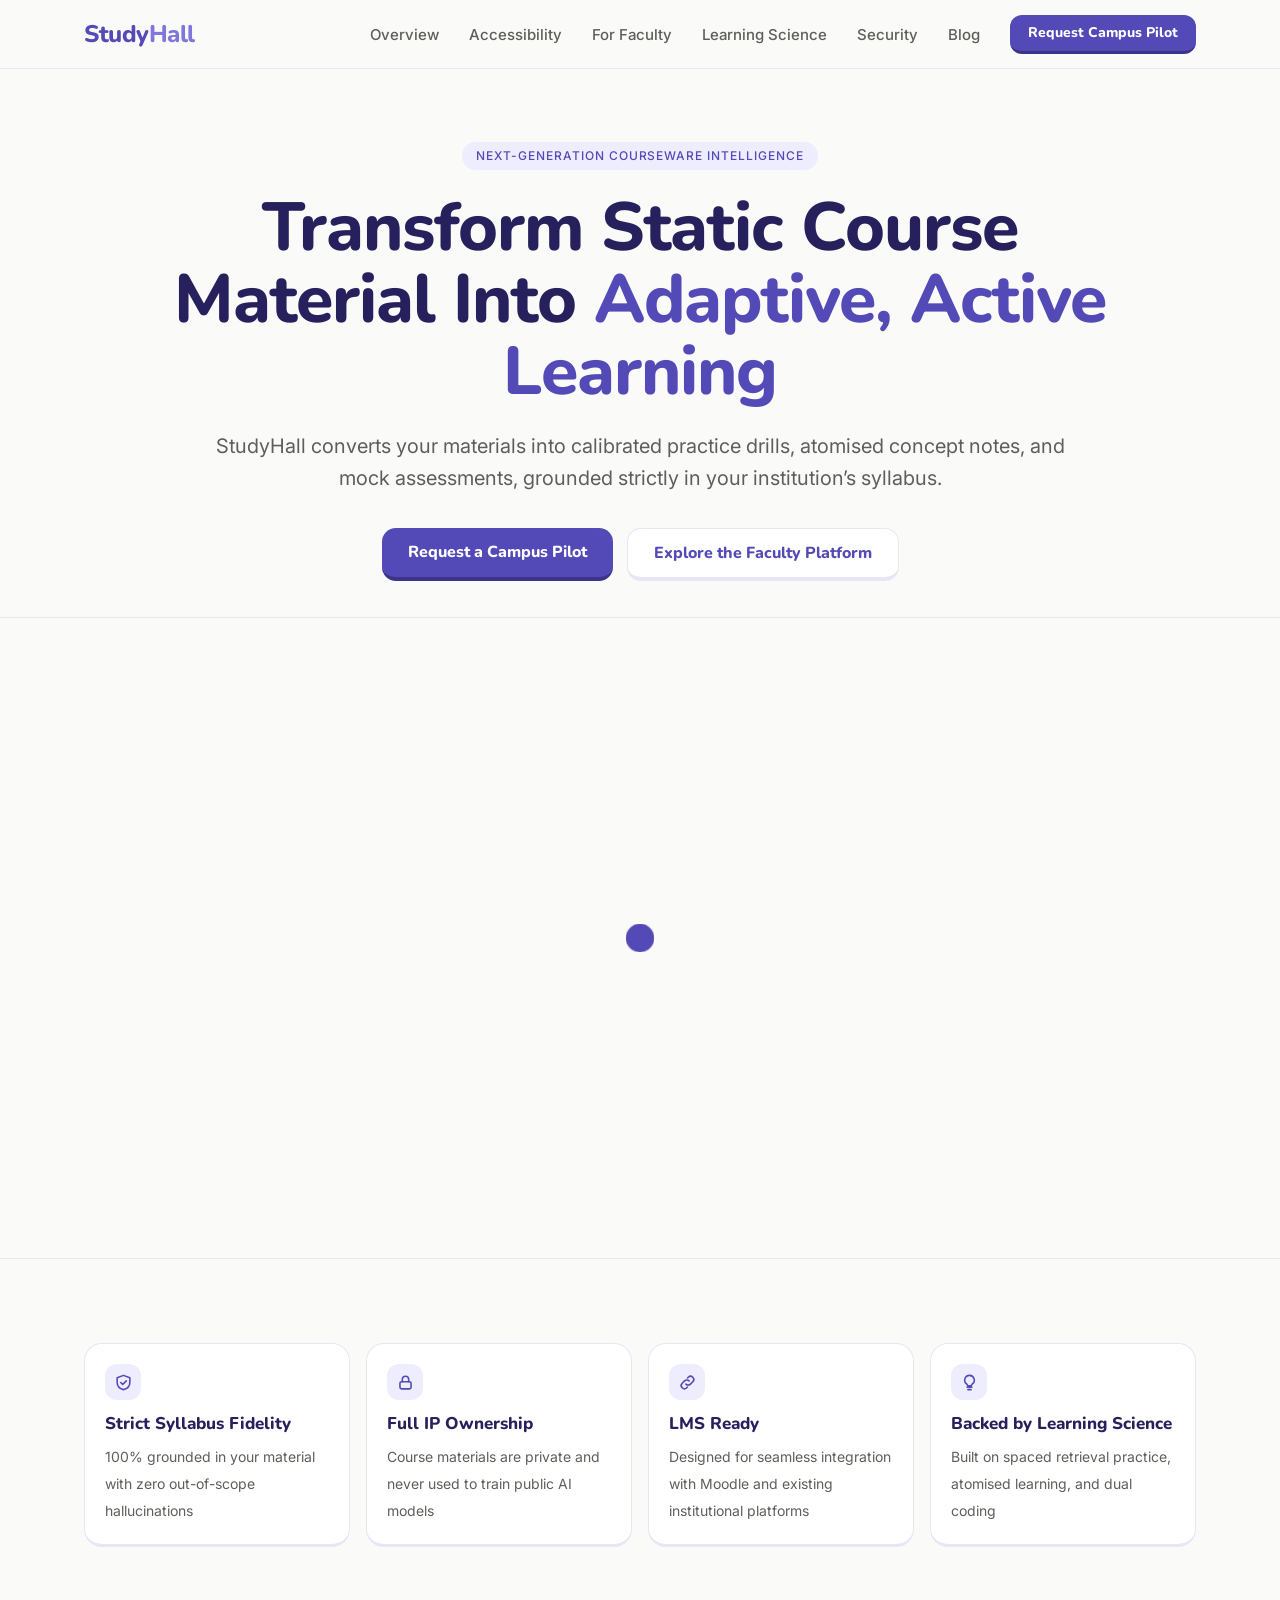
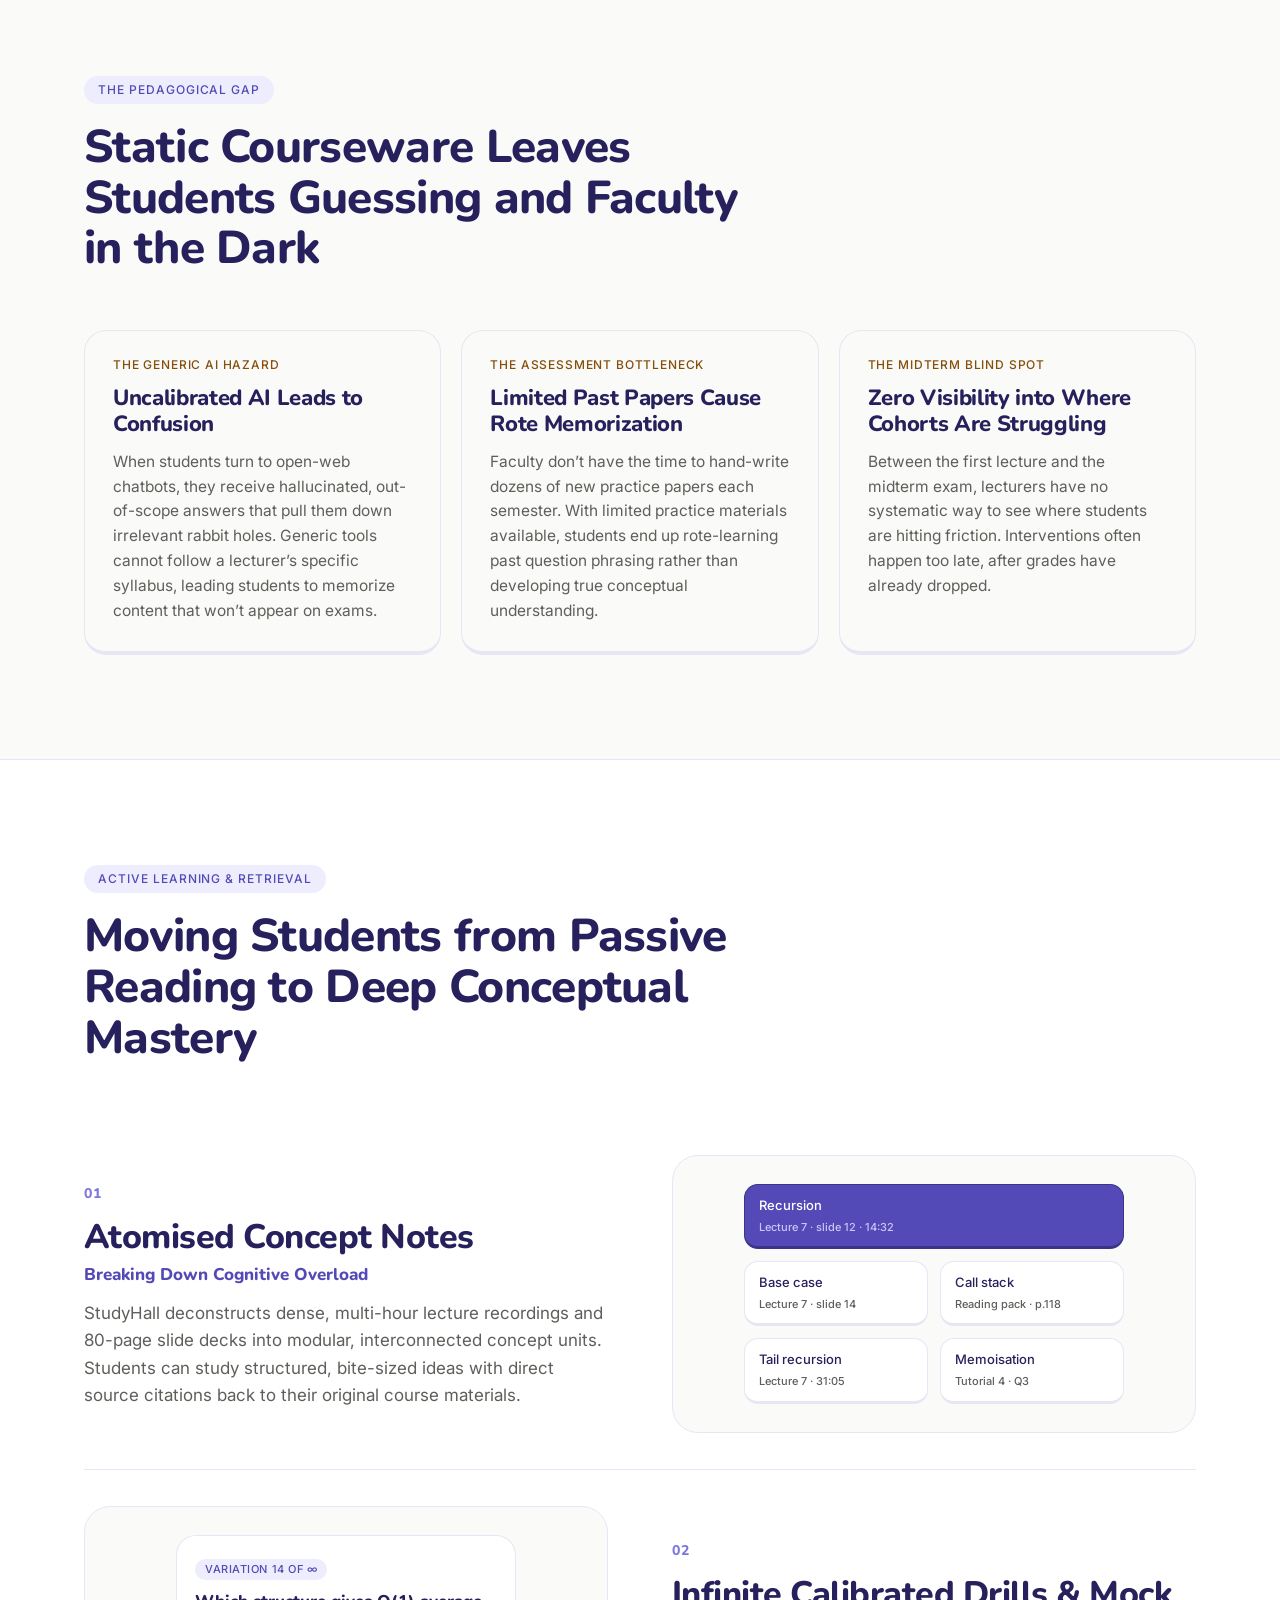
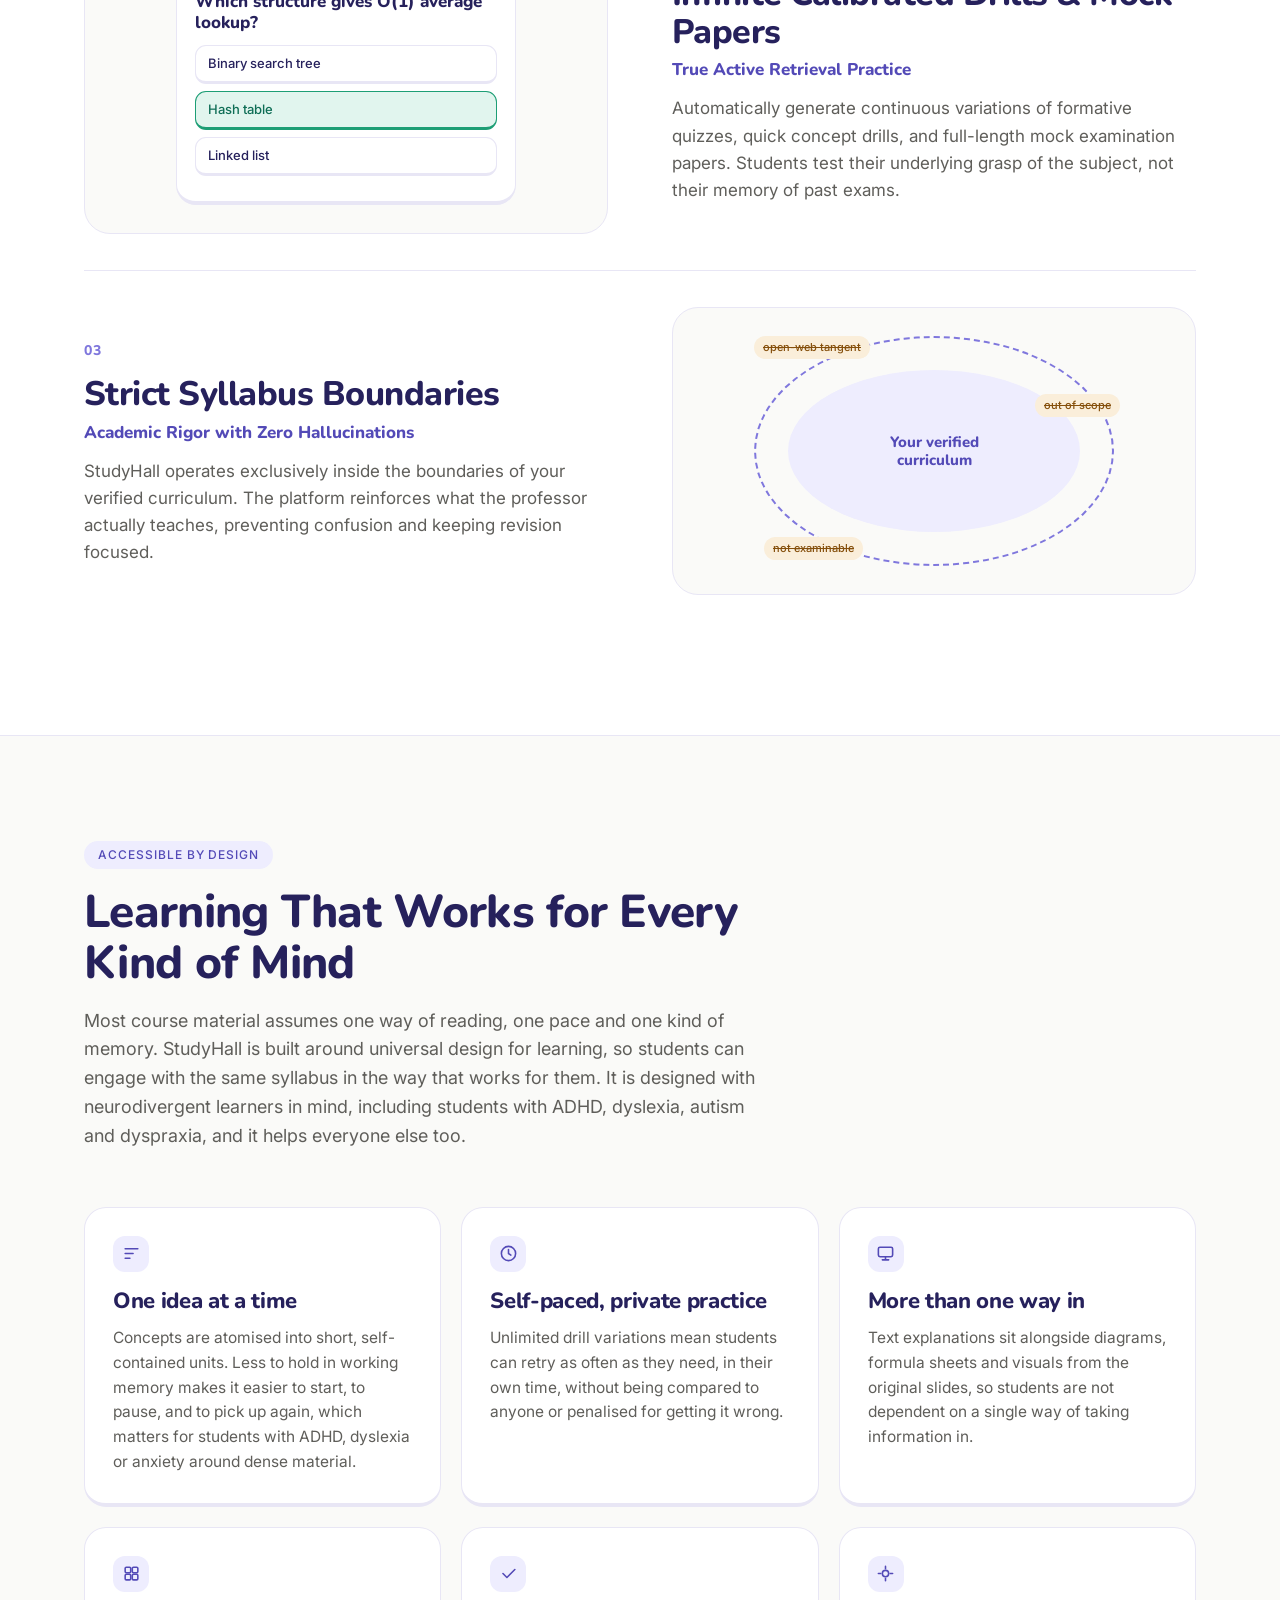
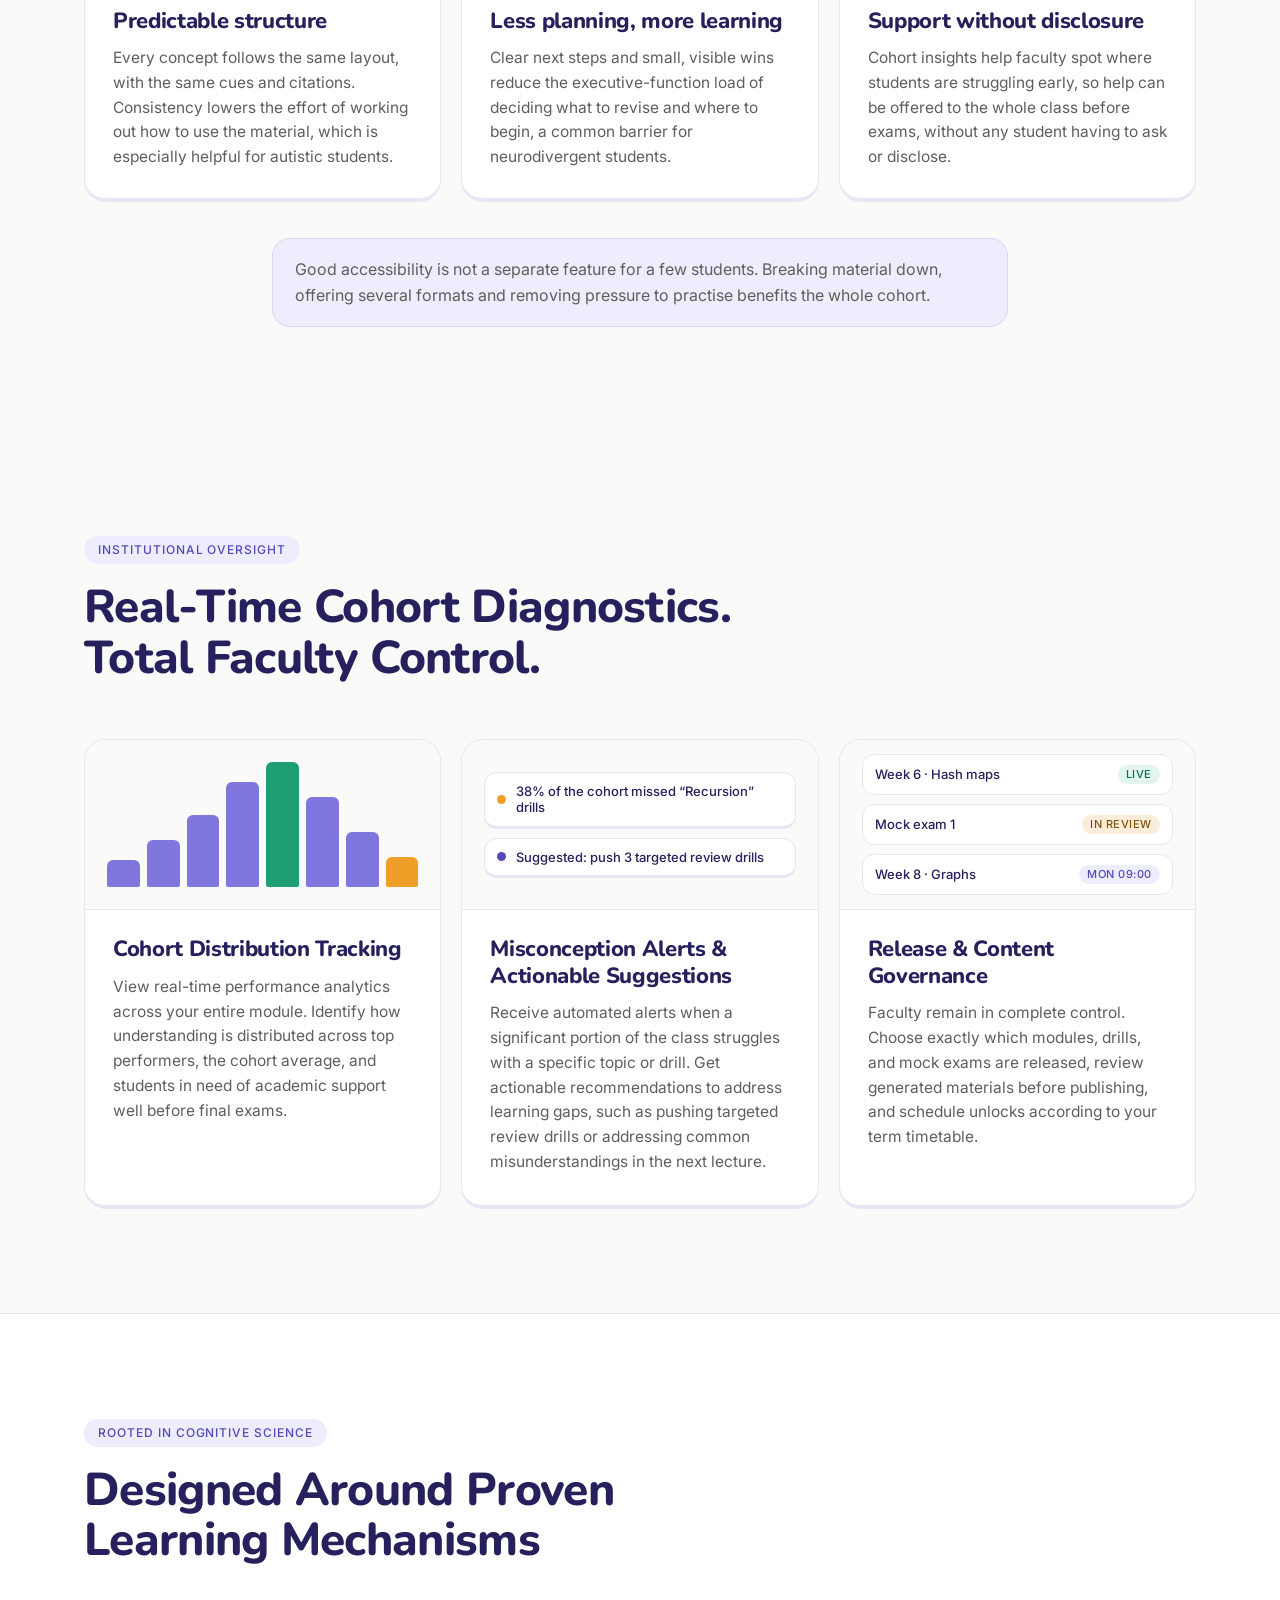
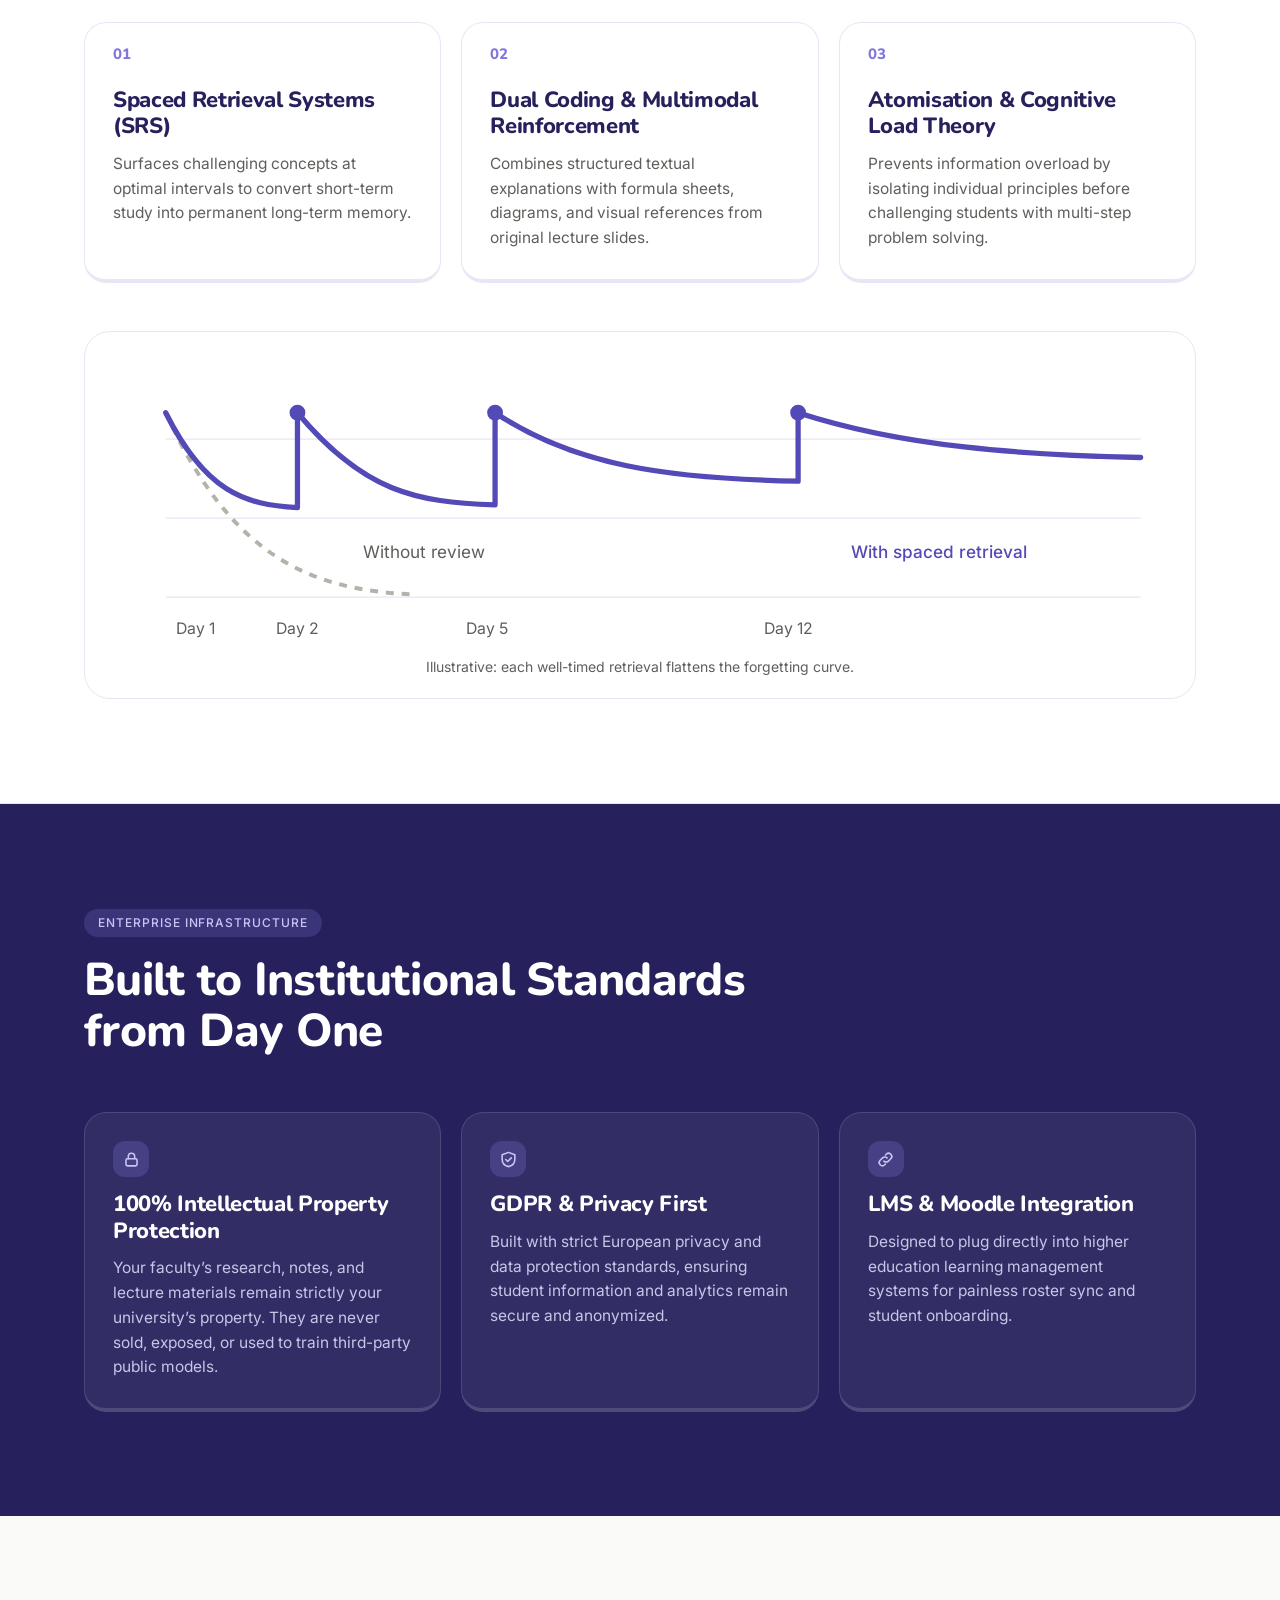
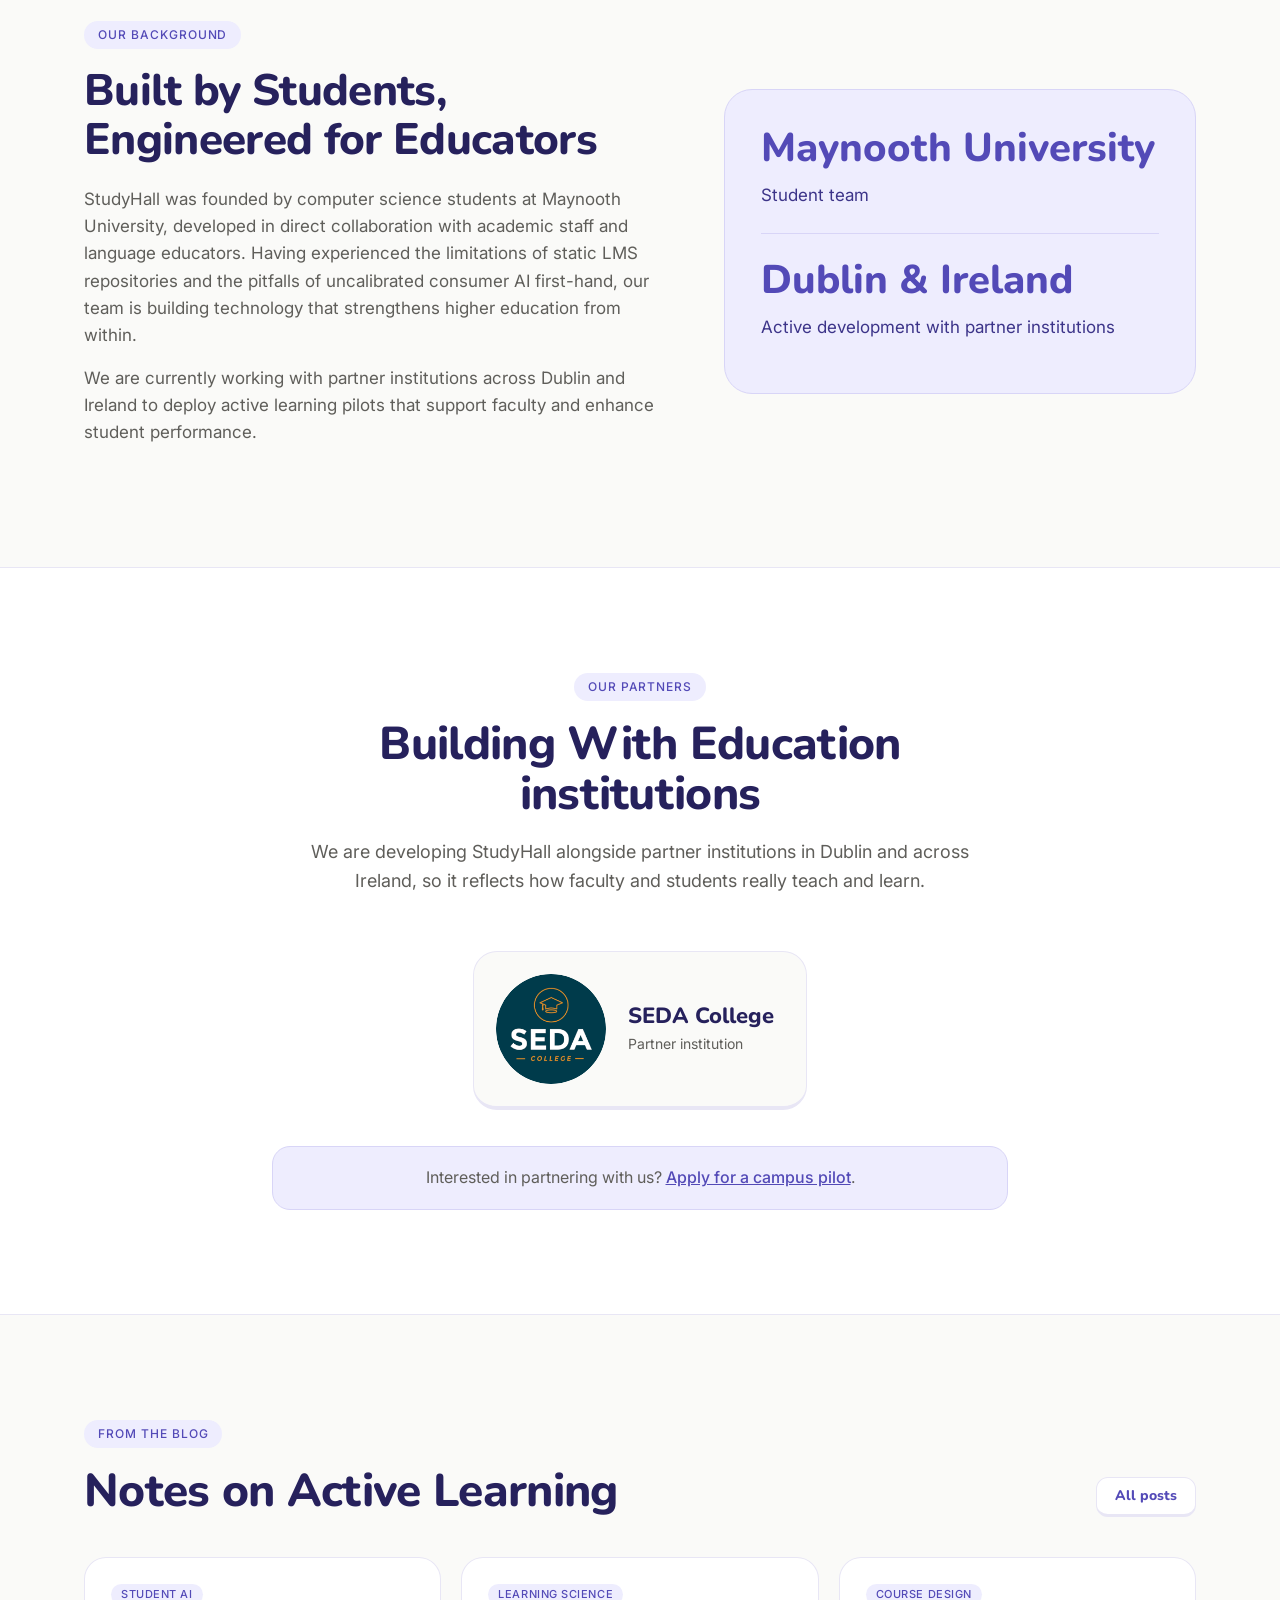
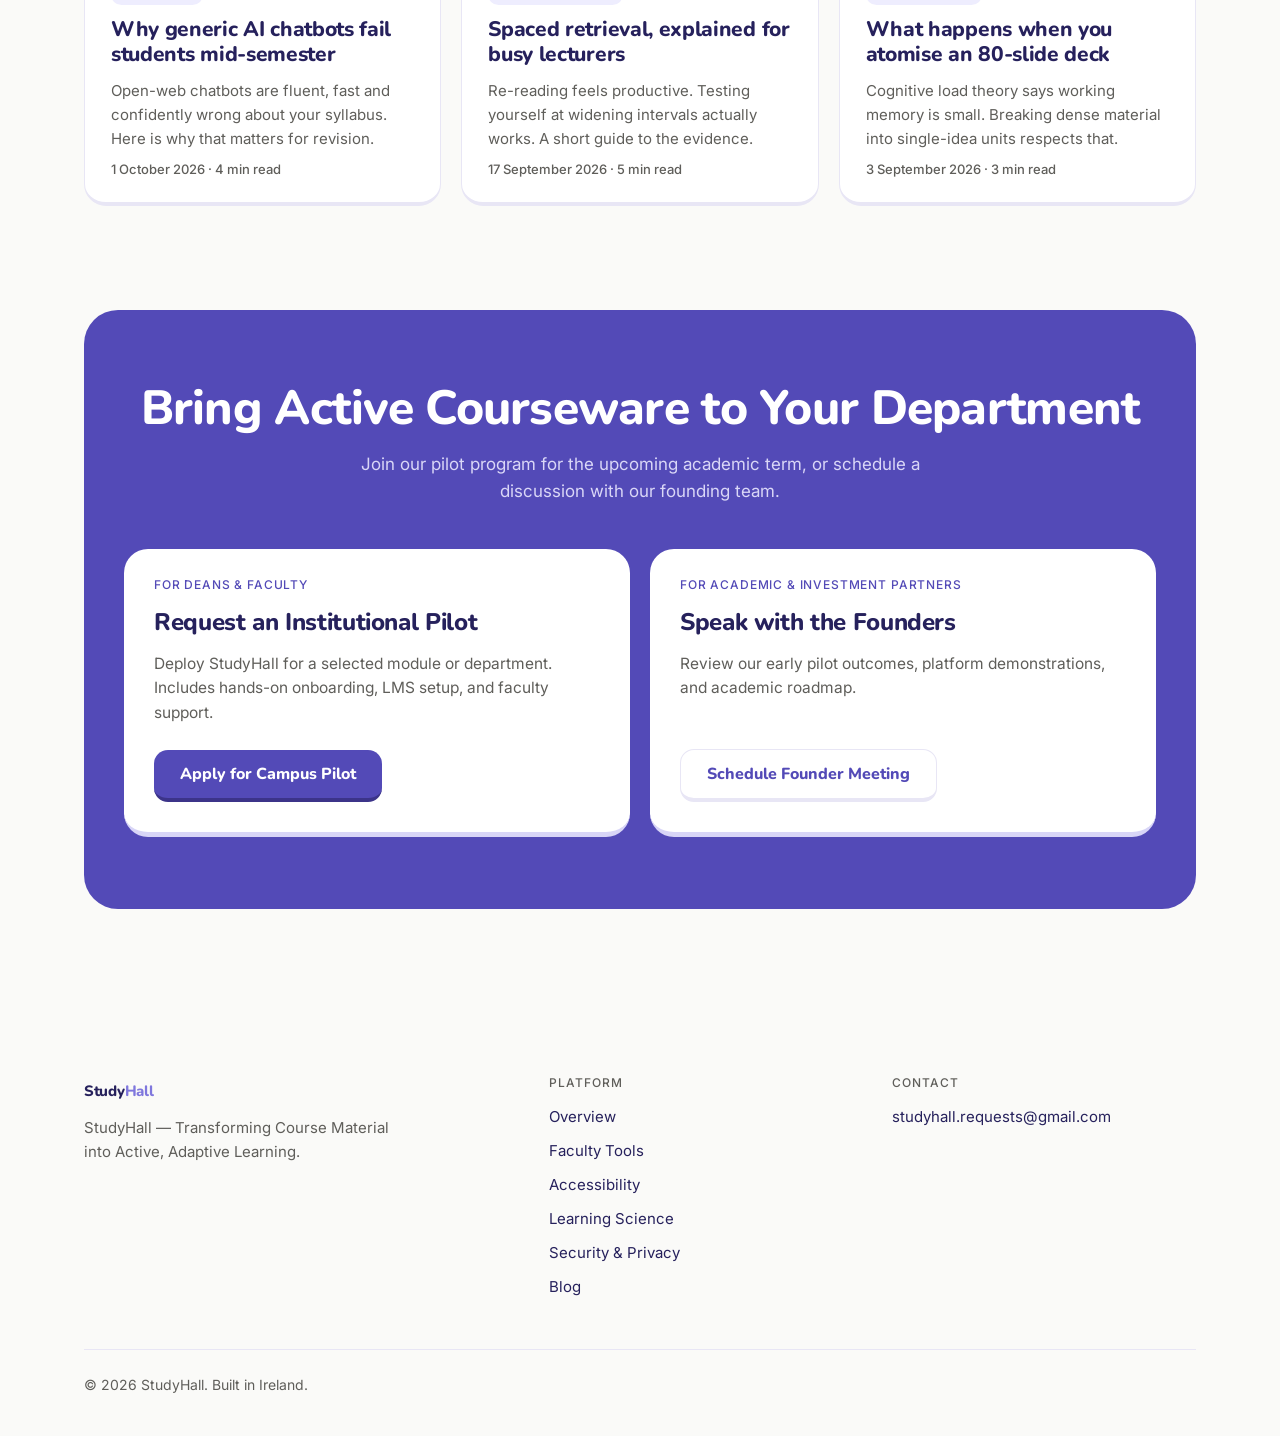
<file: index.html>
<!doctype html>
<html lang="en">
<head>
<meta charset="utf-8">
<meta name="viewport" content="width=device-width,initial-scale=1">
<title>StudyHall | Adaptive, active learning from your own course material</title>
<meta name="description" content="StudyHall converts lecture slides, recordings and reading packs into calibrated practice drills, atomised concept notes and mock assessments, grounded strictly in your institution's syllabus.">
<meta name="theme-color" content="#FAFAF8">
<link rel="preconnect" href="https://fonts.googleapis.com">
<link rel="preconnect" href="https://fonts.gstatic.com" crossorigin>
<link href="https://fonts.googleapis.com/css2?family=Inter:wght@400;500&family=Nunito:wght@800&display=swap" rel="stylesheet">
<link rel="stylesheet" href="assets/hero.css">
<link rel="stylesheet" href="assets/site.css">
</head>
<body>
<a class="skip" href="#main">Skip to content</a>

<header class="nav">
  <div class="wrap">
    <a class="logo" href="#top" aria-label="StudyHall home">Study<i>Hall</i></a>
    <button class="menu" id="menu" aria-label="Toggle menu" aria-expanded="false" aria-controls="links"><svg viewBox="0 0 24 24"><path d="M4 7h16M4 12h16M4 17h16"/></svg></button>
    <nav class="links" id="links" aria-label="Primary">
      <a href="#overview">Overview</a>
      <a href="#accessibility">Accessibility</a>
      <a href="#faculty">For Faculty</a>
      <a href="#science">Learning Science</a>
      <a href="#security">Security</a>
      <a href="blog/index.html">Blog</a>
      <a class="btn sm" href="#pilot">Request Campus Pilot</a>
    </nav>
  </div>
</header>

<main id="main">
<div id="top"></div>

<!-- ============ HERO ============ -->
<section class="hero">
  <div class="wrap">
    <span class="tag">Next-Generation Courseware Intelligence</span>
    <h1>Transform Static Course Material Into <em>Adaptive, Active Learning</em></h1>
    <p class="sub">StudyHall converts your materials into calibrated practice drills, atomised concept notes, and mock assessments, grounded strictly in your institution’s syllabus.</p>
    <div class="cta-row">
      <a class="btn" href="#pilot">Request a Campus Pilot</a>
      <a class="btn ghost" href="#faculty">Explore the Faculty Platform</a>
    </div>
  </div>

  <div class="stage">
<section class="mh" id="studyhallHero" role="img"
  aria-label="Animated product story for StudyHall, an AI learning platform for universities. A university's messy lecture notes, past papers and quizzes are absorbed by an AI engine and turned into atomic notes, flashcards, quizzes and interactive puzzles inside a student app. A lecturer dashboard then shows which topics students struggle with and who is ahead or behind, recommends what to revisit in class, and sends extra drills back to the students.">
<div class="mh-viewport" aria-hidden="true">
<div class="mh-stage">

<svg class="hid" aria-hidden="true">
  <symbol id="mh-flame" viewBox="0 0 24 28"><path fill="#EF9F27" d="M12 1C13 6 19 9 19 16A7 7 0 0 1 5 16C5 12 7.5 10.5 8.5 7.5C10 9 10.5 10 11 11C12 8 11 5 12 1Z"/><path fill="#FAEEDA" d="M12 14C13 16 15 17 15 19.5A3 3 0 0 1 9 19.5C9 17.5 11 17 12 14Z"/></symbol>
  <symbol id="mh-spark" viewBox="0 0 24 24"><path d="M12 1C12.8 7 17 11.2 23 12C17 12.8 12.8 17 12 23C11.2 17 7 12.8 1 12C7 11.2 11.2 7 12 1Z"/></symbol>
</svg>

<div id="scene">

  <div class="el" id="bloom"></div>

  <div class="el" id="headWrap"><h1 id="headline"><span class="w">The</span> <span class="w">future</span> <span class="w">of</span> <span class="w acc">education</span> <span class="w">is</span> <span class="w">here.</span></h1></div>

  <!-- mess cards + trails are inserted before this marker (keeps z-order) -->
  <span id="mAnchor" hidden></span>

  <div class="el" id="tally"><b id="tn">0</b><span>pages of notes, papers &amp; slides</span></div>

  <div class="el" id="scan"></div>

  <div class="el" id="orb"><svg viewBox="0 0 24 24"><use href="#mh-spark"/></svg><span>StudyHall</span></div>

  <!-- clean cards -->
  <div class="el card cl" id="cNote">
    <span class="pill">Atomic note</span>
    <h3>Recursion</h3>
    <p>A function that solves a big problem by calling itself on a smaller piece, until it reaches a base case.</p>
    <div class="stack"><i>fact(1) · base case</i><i>fact(2)</i><i>fact(3)</i></div>
  </div>

  <div class="el" id="cFlash">
    <div class="flip">
      <div class="card ff front"><span class="pill">Flashcard</span><div class="big">Base case?</div><div class="hint">Tap to flip</div></div>
      <div class="card ff back"><span class="pill ok">Answer</span><div class="ans">The condition that stops the recursion, so the function never calls itself again.</div></div>
    </div>
  </div>

  <div class="el card cl" id="cQuiz">
    <span class="pill">Quick check</span>
    <h3 class="q">What does a hash map do?</h3>
    <div class="opts">
      <div class="opt" id="optA"><div class="lip"></div><div class="of"><span class="t t1">Sorts items alphabetically</span></div></div>
      <div class="opt" id="optB"><div class="lip"></div><div class="lip l2"></div>
        <div class="of"><div class="fill"></div><span class="t t1">Maps keys to values in O(1)</span><span class="t t2">Maps keys to values in O(1)</span>
          <span class="chk"><svg viewBox="0 0 24 24"><path d="M5 12.5l4.5 4.5L19 7.5"/></svg></span></div></div>
    </div>
  </div>

  <div class="el card cl" id="cPuzzle">
    <span class="pill">Interactive</span>
    <div class="ptitle">Drop the node where it keeps the tree a valid BST</div>
    <div class="pz" id="pz"></div>
  </div>

  <div class="el card cl" id="cStreak">
    <div class="srow"><svg id="flame" viewBox="0 0 24 28"><use href="#mh-flame"/></svg><div><h3>7 day streak</h3><small>Lesson 3 of 4 · +10 XP</small></div></div>
    <div class="bar"><i id="sfill"></i></div>
  </div>

  <!-- student app -->
  <div class="el" id="phone">
    <div class="screen">
      <div class="notch"></div>
      <div id="toast"><svg viewBox="0 0 24 24"><use href="#mh-spark"/></svg>3 new drills from CS210</div>
      <div class="top"><svg viewBox="0 0 24 28"><use href="#mh-flame"/></svg><b>7</b><div class="pbar"><i></i></div></div>
      <div class="card">
        <span class="pill">Hash maps</span>
        <h3>What does a hash map do?</h3>
        <span class="mo">Sorts items alphabetically</span>
        <span class="mo">Maps keys to values in O(1)</span>
      </div>
      <div class="up"><div class="ic"><svg viewBox="0 0 24 24"><use href="#mh-spark"/></svg></div><div><b>Recursion drills</b><small>Up next · 5 min</small></div><span class="badge" id="badge">3</span></div>
      <div class="up alt"><div class="ic"><svg viewBox="0 0 24 24"><use href="#mh-spark"/></svg></div><div><b>Flashcards</b><small>12 due today</small></div></div>
      <div class="check"><div class="lip"></div><div class="bf">Check</div></div>
    </div>
  </div>

  <!-- lecturer dashboard -->
  <div class="el card" id="dash">
    <div class="dh"><h4>CS210 · Week 6</h4><span class="pill">28 students</span></div>
    <div class="dg">
      <div>
        <div class="lab">Topic mastery</div>
        <div class="mrow"><div class="mtop"><span>Hash maps</span><span class="pc" id="pc1">0%</span></div><div class="track"><i class="ok" id="f1"></i></div></div>
        <div class="mrow"><div class="mtop"><span>Recursion<em class="flag" id="flag" style="font-style:normal">Struggling</em></span><span class="pc" id="pc2">0%</span></div><div class="track"><i class="warn" id="f2"></i></div></div>
        <div class="mrow"><div class="mtop"><span>Graphs</span><span class="pc" id="pc3">0%</span></div><div class="track"><i class="mid" id="f3"></i></div></div>
      </div>
      <div>
        <div class="lab">Where the class is</div>
        <div class="sbox" id="sbox"><div class="colh"><span>Ahead</span><span>On track</span><span>Behind</span></div></div>
      </div>
    </div>
    <div class="lab">Recommendations</div>
    <div class="recs">
      <div class="rec" id="rec1"><svg viewBox="0 0 24 24"><use href="#mh-spark"/></svg>Revisit recursion in Thursday's lecture<svg class="spk" id="spk1" viewBox="0 0 24 24"><use href="#mh-spark"/></svg></div>
      <div class="rec" id="rec2"><svg viewBox="0 0 24 24"><use href="#mh-spark"/></svg>Push 3 extra drills to 28 students<svg class="spk" id="spk2" viewBox="0 0 24 24"><use href="#mh-spark"/></svg></div>
    </div>
    <div class="dfoot"><div class="btn" id="send"><div class="lip"></div><div class="bf">Send drills</div></div></div>
  </div>

  <div class="el" id="xp">+10 XP</div>
  <div class="el" id="cursor"><svg viewBox="0 0 24 28"><path d="M3 2L3 21L8 16.5L11.5 24.5L14.5 23.2L11 15.5L17.5 15Z" fill="#26215C" stroke="#fff" stroke-width="1.6" stroke-linejoin="round"/></svg></div>
  <div class="el" id="dot"></div>
  <div class="el" id="ring"></div>
  <div class="el" id="seed"></div>

</div>
</div>
</div>
</section>

  </div>
</section>

<section class="guar" aria-label="Key guarantees">
  <div class="wrap">
    <ul>
      <li class="rv"><div class="ic"><svg viewBox="0 0 24 24"><path d="M12 3l8 3v6c0 4.5-3.2 7.8-8 9-4.8-1.2-8-4.5-8-9V6l8-3z"/><path d="M8.5 12l2.5 2.5L15.5 10"/></svg></div><b>Strict Syllabus Fidelity</b><span>100% grounded in your material with zero out-of-scope hallucinations</span></li>
      <li class="rv"><div class="ic"><svg viewBox="0 0 24 24"><rect x="5" y="11" width="14" height="9" rx="2"/><path d="M8 11V8a4 4 0 018 0v3"/></svg></div><b>Full IP Ownership</b><span>Course materials are private and never used to train public AI models</span></li>
      <li class="rv"><div class="ic"><svg viewBox="0 0 24 24"><path d="M10 14a4 4 0 005.7 0l3-3a4 4 0 00-5.7-5.7l-1 1"/><path d="M14 10a4 4 0 00-5.7 0l-3 3A4 4 0 0011 18.7l1-1"/></svg></div><b>LMS Ready</b><span>Designed for seamless integration with Moodle and existing institutional platforms</span></li>
      <li class="rv"><div class="ic"><svg viewBox="0 0 24 24"><path d="M9 18h6M10 21h4M12 3a6 6 0 00-3.5 10.9c.6.5 1 1.2 1 2.1h5c0-.9.4-1.6 1-2.1A6 6 0 0012 3z"/></svg></div><b>Backed by Learning Science</b><span>Built on spaced retrieval practice, atomised learning, and dual coding</span></li>
    </ul>
  </div>
</section>

<!-- ============ PROBLEM ============ -->
<section class="sec" id="overview">
  <div class="wrap">
    <div class="head rv">
      <span class="tag">The Pedagogical Gap</span>
      <h2>Static Courseware Leaves Students Guessing and Faculty in the Dark</h2>
    </div>
    <div class="cols">
      <article class="card bad rv"><div class="k">The Generic AI Hazard</div><h3>Uncalibrated AI Leads to Confusion</h3><p>When students turn to open-web chatbots, they receive hallucinated, out-of-scope answers that pull them down irrelevant rabbit holes. Generic tools cannot follow a lecturer’s specific syllabus, leading students to memorize content that won’t appear on exams.</p></article>
      <article class="card bad rv"><div class="k">The Assessment Bottleneck</div><h3>Limited Past Papers Cause Rote Memorization</h3><p>Faculty don’t have the time to hand-write dozens of new practice papers each semester. With limited practice materials available, students end up rote-learning past question phrasing rather than developing true conceptual understanding.</p></article>
      <article class="card bad rv"><div class="k">The Midterm Blind Spot</div><h3>Zero Visibility into Where Cohorts Are Struggling</h3><p>Between the first lecture and the midterm exam, lecturers have no systematic way to see where students are hitting friction. Interventions often happen too late, after grades have already dropped.</p></article>
    </div>
  </div>
</section>

<!-- ============ SOLUTION ============ -->
<section class="sec alt" id="engine">
  <div class="wrap">
    <div class="head rv">
      <span class="tag">Active Learning &amp; Retrieval</span>
      <h2>Moving Students from Passive Reading to Deep Conceptual Mastery</h2>
    </div>

    <div class="feat rv">
      <div class="txt">
        <span class="n">01</span>
        <h3>Atomised Concept Notes</h3>
        <div class="sh">Breaking Down Cognitive Overload</div>
        <p class="b">StudyHall deconstructs dense, multi-hour lecture recordings and 80-page slide decks into modular, interconnected concept units. Students can study structured, bite-sized ideas with direct source citations back to their original course materials.</p>
      </div>
      <div class="viz" aria-hidden="true">
        <div class="atoms">
          <div class="atom big">Recursion<small>Lecture 7 · slide 12 · 14:32</small></div>
          <div class="atom">Base case<small>Lecture 7 · slide 14</small></div>
          <div class="atom">Call stack<small>Reading pack · p.118</small></div>
          <div class="atom">Tail recursion<small>Lecture 7 · 31:05</small></div>
          <div class="atom">Memoisation<small>Tutorial 4 · Q3</small></div>
        </div>
      </div>
    </div>

    <div class="feat rev rv">
      <div class="txt">
        <span class="n">02</span>
        <h3>Infinite Calibrated Drills &amp; Mock Papers</h3>
        <div class="sh">True Active Retrieval Practice</div>
        <p class="b">Automatically generate continuous variations of formative quizzes, quick concept drills, and full-length mock examination papers. Students test their underlying grasp of the subject, not their memory of past exams.</p>
      </div>
      <div class="viz" aria-hidden="true">
        <div class="drill">
          <span class="pillx">Variation 14 of ∞</span>
          <div class="q">Which structure gives O(1) average lookup?</div>
          <span class="o">Binary search tree</span>
          <span class="o on">Hash table</span>
          <span class="o">Linked list</span>
        </div>
      </div>
    </div>

    <div class="feat rv">
      <div class="txt">
        <span class="n">03</span>
        <h3>Strict Syllabus Boundaries</h3>
        <div class="sh">Academic Rigor with Zero Hallucinations</div>
        <p class="b">StudyHall operates exclusively inside the boundaries of your verified curriculum. The platform reinforces what the professor actually teaches, preventing confusion and keeping revision focused.</p>
      </div>
      <div class="viz" aria-hidden="true">
        <div class="bound">
          <div class="ring"></div>
          <div class="core">Your verified<br>curriculum</div>
          <span class="out">open-web tangent</span><span class="out o2">out of scope</span><span class="out o3">not examinable</span>
        </div>
      </div>
    </div>
  </div>
</section>

<!-- ============ ACCESSIBILITY ============ -->
<section class="sec" id="accessibility">
  <div class="wrap">
    <div class="head rv">
      <span class="tag">Accessible by Design</span>
      <h2>Learning That Works for Every Kind of Mind</h2>
      <p class="lead">Most course material assumes one way of reading, one pace and one kind of memory. StudyHall is built around universal design for learning, so students can engage with the same syllabus in the way that works for them. It is designed with neurodivergent learners in mind, including students with ADHD, dyslexia, autism and dyspraxia, and it helps everyone else too.</p>
    </div>
    <div class="cols acc">
      <article class="card rv"><div class="ic"><svg viewBox="0 0 24 24"><path d="M4 6h16M4 12h10M4 18h6"/></svg></div><h3>One idea at a time</h3><p>Concepts are atomised into short, self-contained units. Less to hold in working memory makes it easier to start, to pause, and to pick up again, which matters for students with ADHD, dyslexia or anxiety around dense material.</p></article>
      <article class="card rv"><div class="ic"><svg viewBox="0 0 24 24"><circle cx="12" cy="12" r="9"/><path d="M12 7v5l3 2"/></svg></div><h3>Self-paced, private practice</h3><p>Unlimited drill variations mean students can retry as often as they need, in their own time, without being compared to anyone or penalised for getting it wrong.</p></article>
      <article class="card rv"><div class="ic"><svg viewBox="0 0 24 24"><rect x="3" y="4" width="18" height="12" rx="2"/><path d="M8 20h8M12 16v4"/></svg></div><h3>More than one way in</h3><p>Text explanations sit alongside diagrams, formula sheets and visuals from the original slides, so students are not dependent on a single way of taking information in.</p></article>
      <article class="card rv"><div class="ic"><svg viewBox="0 0 24 24"><rect x="4" y="4" width="7" height="7" rx="1.5"/><rect x="13" y="4" width="7" height="7" rx="1.5"/><rect x="4" y="13" width="7" height="7" rx="1.5"/><rect x="13" y="13" width="7" height="7" rx="1.5"/></svg></div><h3>Predictable structure</h3><p>Every concept follows the same layout, with the same cues and citations. Consistency lowers the effort of working out how to use the material, which is especially helpful for autistic students.</p></article>
      <article class="card rv"><div class="ic"><svg viewBox="0 0 24 24"><path d="M5 12l5 5L20 7"/></svg></div><h3>Less planning, more learning</h3><p>Clear next steps and small, visible wins reduce the executive-function load of deciding what to revise and where to begin, a common barrier for neurodivergent students.</p></article>
      <article class="card rv"><div class="ic"><svg viewBox="0 0 24 24"><path d="M12 3v3M12 18v3M3 12h3M18 12h3"/><circle cx="12" cy="12" r="4"/></svg></div><h3>Support without disclosure</h3><p>Cohort insights help faculty spot where students are struggling early, so help can be offered to the whole class before exams, without any student having to ask or disclose.</p></article>
    </div>
    <p class="note rv">Good accessibility is not a separate feature for a few students. Breaking material down, offering several formats and removing pressure to practise benefits the whole cohort.</p>
  </div>
</section>

<!-- ============ FACULTY ============ -->
<section class="sec" id="faculty">
  <div class="wrap">
    <div class="head rv">
      <span class="tag">Institutional Oversight</span>
      <h2>Real-Time Cohort Diagnostics. Total Faculty Control.</h2>
    </div>
    <div class="dgrid">
      <article class="card rv">
        <div class="vz" aria-hidden="true"><div class="bars"><i style="height:22%"></i><i style="height:38%"></i><i style="height:58%"></i><i style="height:84%"></i><i class="g" style="height:100%"></i><i style="height:72%"></i><i style="height:44%"></i><i class="w" style="height:24%"></i></div></div>
        <div class="tx"><h3>Cohort Distribution Tracking</h3><p style="margin-top:12px">View real-time performance analytics across your entire module. Identify how understanding is distributed across top performers, the cohort average, and students in need of academic support well before final exams.</p></div>
      </article>
      <article class="card rv">
        <div class="vz" aria-hidden="true"><div class="alertbox"><div class="alert"><b></b>38% of the cohort missed “Recursion” drills</div><div class="alert s"><b></b>Suggested: push 3 targeted review drills</div></div></div>
        <div class="tx"><h3>Misconception Alerts &amp; Actionable Suggestions</h3><p style="margin-top:12px">Receive automated alerts when a significant portion of the class struggles with a specific topic or drill. Get actionable recommendations to address learning gaps, such as pushing targeted review drills or addressing common misunderstandings in the next lecture.</p></div>
      </article>
      <article class="card rv">
        <div class="vz" aria-hidden="true"><div class="gov"><div>Week 6 · Hash maps <em class="live">Live</em></div><div>Mock exam 1 <em class="rev">In review</em></div><div>Week 8 · Graphs <em class="sch">Mon 09:00</em></div></div></div>
        <div class="tx"><h3>Release &amp; Content Governance</h3><p style="margin-top:12px">Faculty remain in complete control. Choose exactly which modules, drills, and mock exams are released, review generated materials before publishing, and schedule unlocks according to your term timetable.</p></div>
      </article>
    </div>
  </div>
</section>

<!-- ============ LEARNING SCIENCE ============ -->
<section class="sec alt" id="science">
  <div class="wrap">
    <div class="head rv">
      <span class="tag">Rooted in Cognitive Science</span>
      <h2>Designed Around Proven Learning Mechanisms</h2>
    </div>
    <div class="sci">
      <article class="card rv"><h3>Spaced Retrieval Systems (SRS)</h3><p style="margin-top:12px">Surfaces challenging concepts at optimal intervals to convert short-term study into permanent long-term memory.</p></article>
      <article class="card rv"><h3>Dual Coding &amp; Multimodal Reinforcement</h3><p style="margin-top:12px">Combines structured textual explanations with formula sheets, diagrams, and visual references from original lecture slides.</p></article>
      <article class="card rv"><h3>Atomisation &amp; Cognitive Load Theory</h3><p style="margin-top:12px">Prevents information overload by isolating individual principles before challenging students with multi-step problem solving.</p></article>
    </div>
    <div class="curve rv" aria-hidden="true">
      <svg viewBox="0 0 800 220" role="presentation">
        <g stroke="#E8E6F5" stroke-width="1"><path d="M40 180H780M40 120H780M40 60H780"/></g>
        <path d="M40 40 C 90 150, 150 175, 230 178" fill="none" stroke="#B4B2A9" stroke-width="3" stroke-dasharray="6 6"/>
        <path d="M40 40 C 70 100,100 110,140 112 L140 40 C 190 100,230 108,290 110 L290 40 C 350 80,420 90,520 92 L520 40 C 600 66,690 72,780 74" fill="none" stroke="#534AB7" stroke-width="4" stroke-linejoin="round" stroke-linecap="round"/>
        <g fill="#534AB7"><circle cx="140" cy="40" r="6"/><circle cx="290" cy="40" r="6"/><circle cx="520" cy="40" r="6"/></g>
        <text x="48" y="208" font-family="Inter" font-size="12" fill="#5F5E5A">Day 1</text><text x="124" y="208" font-family="Inter" font-size="12" fill="#5F5E5A">Day 2</text><text x="268" y="208" font-family="Inter" font-size="12" fill="#5F5E5A">Day 5</text><text x="494" y="208" font-family="Inter" font-size="12" fill="#5F5E5A">Day 12</text>
        <text x="560" y="150" font-family="Inter" font-size="13" fill="#534AB7" font-weight="500">With spaced retrieval</text>
        <text x="190" y="150" font-family="Inter" font-size="13" fill="#5F5E5A">Without review</text>
      </svg>
      <p>Illustrative: each well-timed retrieval flattens the forgetting curve.</p>
    </div>
  </div>
</section>

<!-- ============ SECURITY ============ -->
<section class="sec dark" id="security">
  <div class="wrap">
    <div class="head rv">
      <span class="tag">Enterprise Infrastructure</span>
      <h2>Built to Institutional Standards from Day One</h2>
    </div>
    <div class="sgrid">
      <article class="card rv"><div class="ic"><svg viewBox="0 0 24 24"><rect x="5" y="11" width="14" height="9" rx="2"/><path d="M8 11V8a4 4 0 018 0v3"/></svg></div><h3>100% Intellectual Property Protection</h3><p style="margin-top:12px">Your faculty’s research, notes, and lecture materials remain strictly your university’s property. They are never sold, exposed, or used to train third-party public models.</p></article>
      <article class="card rv"><div class="ic"><svg viewBox="0 0 24 24"><path d="M12 3l8 3v6c0 4.5-3.2 7.8-8 9-4.8-1.2-8-4.5-8-9V6l8-3z"/><path d="M8.5 12l2.5 2.5L15.5 10"/></svg></div><h3>GDPR &amp; Privacy First</h3><p style="margin-top:12px">Built with strict European privacy and data protection standards, ensuring student information and analytics remain secure and anonymized.</p></article>
      <article class="card rv"><div class="ic"><svg viewBox="0 0 24 24"><path d="M10 14a4 4 0 005.7 0l3-3a4 4 0 00-5.7-5.7l-1 1"/><path d="M14 10a4 4 0 00-5.7 0l-3 3A4 4 0 0011 18.7l1-1"/></svg></div><h3>LMS &amp; Moodle Integration</h3><p style="margin-top:12px">Designed to plug directly into higher education learning management systems for painless roster sync and student onboarding.</p></article>
    </div>
  </div>
</section>

<!-- ============ ABOUT ============ -->
<section class="sec" id="about">
  <div class="wrap about">
    <div class="rv">
      <span class="tag">Our Background</span>
      <h2>Built by Students, Engineered for Educators</h2>
      <p>StudyHall was founded by computer science students at Maynooth University, developed in direct collaboration with academic staff and language educators. Having experienced the limitations of static LMS repositories and the pitfalls of uncalibrated consumer AI first-hand, our team is building technology that strengthens higher education from within.</p>
      <p>We are currently working with partner institutions across Dublin and Ireland to deploy active learning pilots that support faculty and enhance student performance.</p>
    </div>
    <div class="panel rv">
      <div class="big">Maynooth University</div>
      <p>Student team</p>
      <hr>
      <div class="big">Dublin &amp; Ireland</div>
      <p>Active development with partner institutions</p>
    </div>
  </div>
</section>

<!-- ============ PARTNERS ============ -->
<section class="sec alt" id="partners">
  <div class="wrap">
    <div class="head c rv">
      <span class="tag">Our Partners</span>
      <h2>Building With Education institutions</h2>
      <p class="lead">We are developing StudyHall alongside partner institutions in Dublin and across Ireland, so it reflects how faculty and students really teach and learn.</p>
    </div>
    <div class="partners rv">
      <div class="partner">
        <img src="assets/seda-college.png" alt="SEDA College logo" width="140" height="140" loading="lazy">
        <div><b>SEDA College</b><span>Partner institution</span></div>
      </div>
    </div>
    <p class="note rv" style="text-align:center">Interested in partnering with us? <a href="#pilot">Apply for a campus pilot</a>.</p>
  </div>
</section>

<!-- ============ BLOG ============ -->
<section class="sec" id="blog">
  <div class="wrap">
    <div class="blog-head">
      <div class="head rv"><span class="tag">From the Blog</span><h2>Notes on Active Learning</h2></div>
      <a class="btn ghost sm" href="blog/index.html">All posts</a>
    </div>
    <div class="posts"><a class="post rv" href="blog/why-generic-ai-fails-students.html"><span class="pillx">Student AI</span><h3>Why generic AI chatbots fail students mid-semester</h3><p>Open-web chatbots are fluent, fast and confidently wrong about your syllabus. Here is why that matters for revision.</p><span class="meta">1 October 2026 · 4 min read</span></a><a class="post rv" href="blog/spaced-retrieval-explained.html"><span class="pillx">Learning science</span><h3>Spaced retrieval, explained for busy lecturers</h3><p>Re-reading feels productive. Testing yourself at widening intervals actually works. A short guide to the evidence.</p><span class="meta">17 September 2026 · 5 min read</span></a><a class="post rv" href="blog/atomising-an-80-slide-deck.html"><span class="pillx">Course design</span><h3>What happens when you atomise an 80-slide deck</h3><p>Cognitive load theory says working memory is small. Breaking dense material into single-idea units respects that.</p><span class="meta">3 September 2026 · 3 min read</span></a></div>
  </div>
</section>

<!-- ============ CTA ============ -->
<section class="sec" id="pilot" style="padding-top:0">
  <div class="wrap">
    <div class="cta rv">
      <h2>Bring Active Courseware to Your Department</h2>
      <p>Join our pilot program for the upcoming academic term, or schedule a discussion with our founding team.</p>
      <div class="opts">
        <div class="opt"><div class="k">For Deans &amp; Faculty</div><h3>Request an Institutional Pilot</h3><p>Deploy StudyHall for a selected module or department. Includes hands-on onboarding, LMS setup, and faculty support.</p><a class="btn" href="mailto:studyhall.requests@gmail.com?subject=Campus%20Pilot%20Application">Apply for Campus Pilot</a></div>
        <div class="opt"><div class="k">For Academic &amp; Investment Partners</div><h3>Speak with the Founders</h3><p>Review our early pilot outcomes, platform demonstrations, and academic roadmap.</p><a class="btn ghost" href="mailto:studyhall.requests@gmail.com?subject=Founder%20Meeting">Schedule Founder Meeting</a></div>
      </div>
    </div>
  </div>
</section>
</main>

<footer>
  <div class="wrap">
    <div class="fgrid">
      <div><a class="logo" href="#top" style="display:inline;margin:0">Study<i>Hall</i></a><p>StudyHall — Transforming Course Material into Active, Adaptive Learning.</p></div>
      <div><h4>Platform</h4><a href="#overview">Overview</a><a href="#faculty">Faculty Tools</a><a href="#accessibility">Accessibility</a><a href="#science">Learning Science</a><a href="#security">Security &amp; Privacy</a><a href="blog/index.html">Blog</a></div>
      <div><h4>Contact</h4><a href="mailto:studyhall.requests@gmail.com">studyhall.requests@gmail.com</a></div>
    </div>
    <div class="copy"><span>© 2026 StudyHall. Built in Ireland.</span></div>
  </div>
</footer>

<script src="https://cdnjs.cloudflare.com/ajax/libs/gsap/3.12.5/gsap.min.js"></script>
<script src="assets/hero.js"></script>
<script>
(function(){
  var b=document.getElementById('menu'),l=document.getElementById('links');
  b.addEventListener('click',function(){var o=l.classList.toggle('open');b.setAttribute('aria-expanded',o)});
  l.addEventListener('click',function(e){if(e.target.tagName==='A'){l.classList.remove('open');b.setAttribute('aria-expanded',false)}});
  var els=document.querySelectorAll('.rv');
  if(!('IntersectionObserver' in window)){els.forEach(function(e){e.classList.add('in')});return}
  var io=new IntersectionObserver(function(es){es.forEach(function(e){if(e.isIntersecting){e.target.classList.add('in');io.unobserve(e.target)}})},{threshold:.12});
  els.forEach(function(e,i){e.style.transitionDelay=(i%3)*70+'ms';io.observe(e)});
})();
</script>
</body>
</html>
</file>
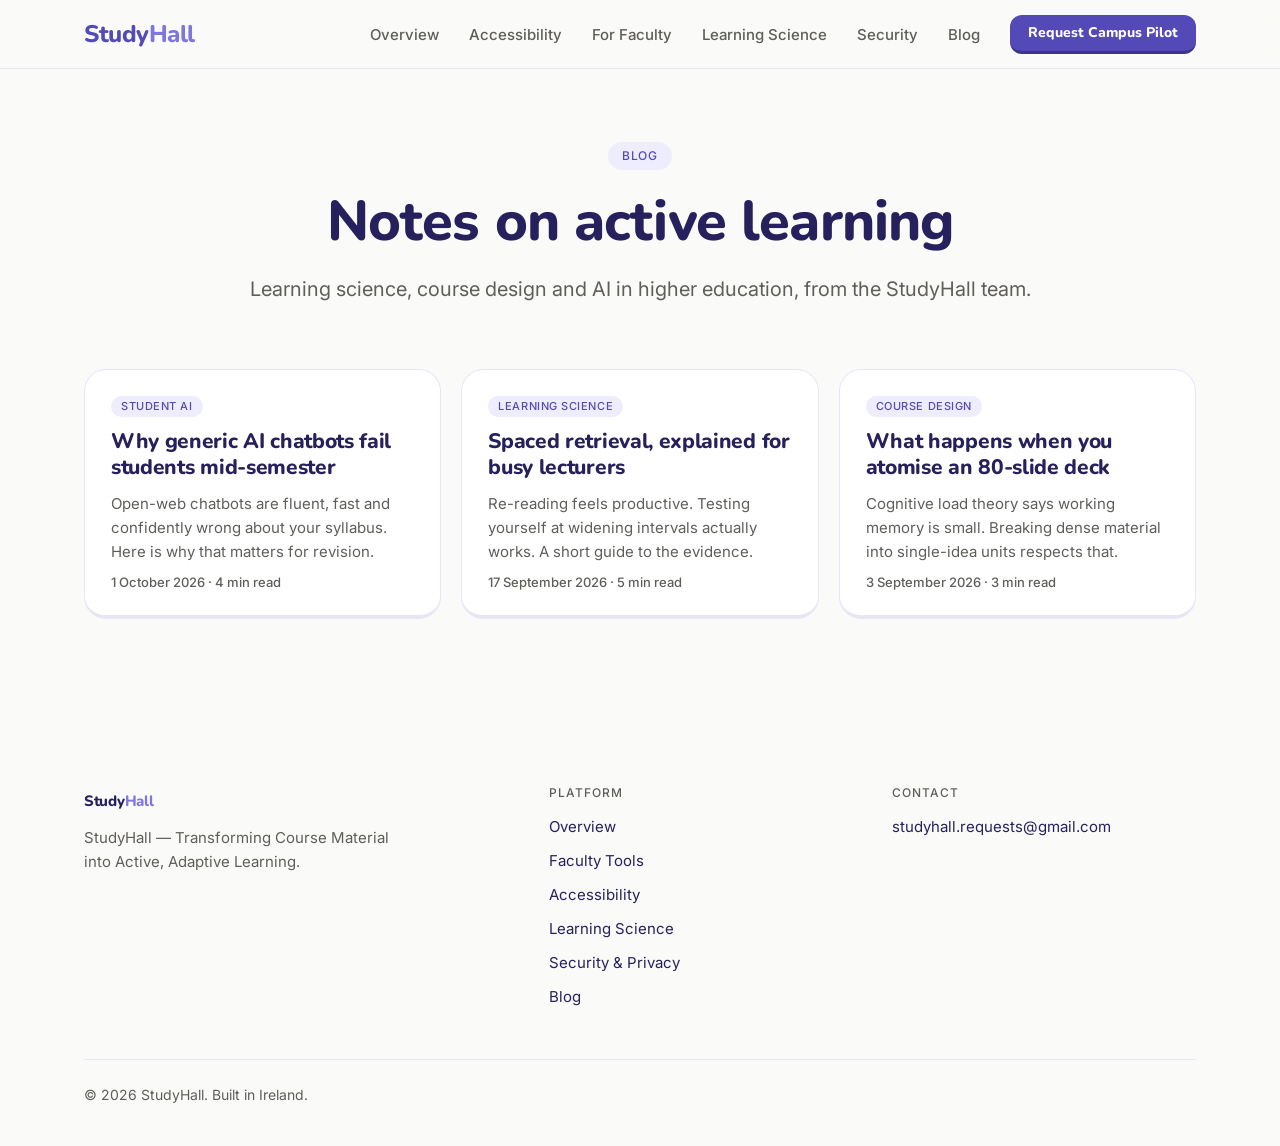
<file: blog/index.html>
<!doctype html>
<html lang="en">
<head>
<meta charset="utf-8">
<meta name="viewport" content="width=device-width,initial-scale=1">
<title>Blog | StudyHall</title>
<meta name="description" content="Notes on active learning, learning science and course design from the StudyHall team.">
<meta name="theme-color" content="#FAFAF8">
<link rel="preconnect" href="https://fonts.googleapis.com">
<link rel="preconnect" href="https://fonts.gstatic.com" crossorigin>
<link href="https://fonts.googleapis.com/css2?family=Inter:wght@400;500&family=Nunito:wght@800&display=swap" rel="stylesheet">
<link rel="stylesheet" href="../assets/site.css">
</head>
<body>
<header class="nav">
  <div class="wrap">
    <a class="logo" href="../index.html" aria-label="StudyHall home">Study<i>Hall</i></a>
    <button class="menu" id="menu" aria-label="Toggle menu" aria-expanded="false" aria-controls="links"><svg viewBox="0 0 24 24"><path d="M4 7h16M4 12h16M4 17h16"/></svg></button>
    <nav class="links" id="links" aria-label="Primary">
      <a href="../index.html#overview">Overview</a>
      <a href="../index.html#accessibility">Accessibility</a>
      <a href="../index.html#faculty">For Faculty</a>
      <a href="../index.html#science">Learning Science</a>
      <a href="../index.html#security">Security</a>
      <a href="index.html">Blog</a>
      <a class="btn sm" href="../index.html#pilot">Request Campus Pilot</a>
    </nav>
  </div>
</header>
<main>
<section class="hero" style="padding-bottom:24px"><div class="wrap"><span class="tag">Blog</span><h1 style="font-size:clamp(34px,5vw,56px)">Notes on active learning</h1><p class="sub">Learning science, course design and AI in higher education, from the StudyHall team.</p></div></section><section class="sec" style="padding-top:40px"><div class="wrap"><div class="posts"><a class="post" href="why-generic-ai-fails-students.html"><span class="pillx">Student AI</span><h3>Why generic AI chatbots fail students mid-semester</h3><p>Open-web chatbots are fluent, fast and confidently wrong about your syllabus. Here is why that matters for revision.</p><span class="meta">1 October 2026 · 4 min read</span></a><a class="post" href="spaced-retrieval-explained.html"><span class="pillx">Learning science</span><h3>Spaced retrieval, explained for busy lecturers</h3><p>Re-reading feels productive. Testing yourself at widening intervals actually works. A short guide to the evidence.</p><span class="meta">17 September 2026 · 5 min read</span></a><a class="post" href="atomising-an-80-slide-deck.html"><span class="pillx">Course design</span><h3>What happens when you atomise an 80-slide deck</h3><p>Cognitive load theory says working memory is small. Breaking dense material into single-idea units respects that.</p><span class="meta">3 September 2026 · 3 min read</span></a></div></div></section>
</main>
<footer>
  <div class="wrap">
    <div class="fgrid">
      <div><a class="logo" href="../index.html" style="display:inline;margin:0">Study<i>Hall</i></a><p>StudyHall — Transforming Course Material into Active, Adaptive Learning.</p></div>
      <div><h4>Platform</h4><a href="../index.html#overview">Overview</a><a href="../index.html#faculty">Faculty Tools</a><a href="../index.html#accessibility">Accessibility</a><a href="../index.html#science">Learning Science</a><a href="../index.html#security">Security &amp; Privacy</a><a href="index.html">Blog</a></div>
      <div><h4>Contact</h4><a href="mailto:studyhall.requests@gmail.com">studyhall.requests@gmail.com</a></div>
    </div>
    <div class="copy"><span>© 2026 StudyHall. Built in Ireland.</span></div>
  </div>
</footer>
<script>
(function(){var b=document.getElementById('menu'),l=document.getElementById('links');
b.addEventListener('click',function(){var o=l.classList.toggle('open');b.setAttribute('aria-expanded',o)});})();
</script>
</body>
</html>
</file>
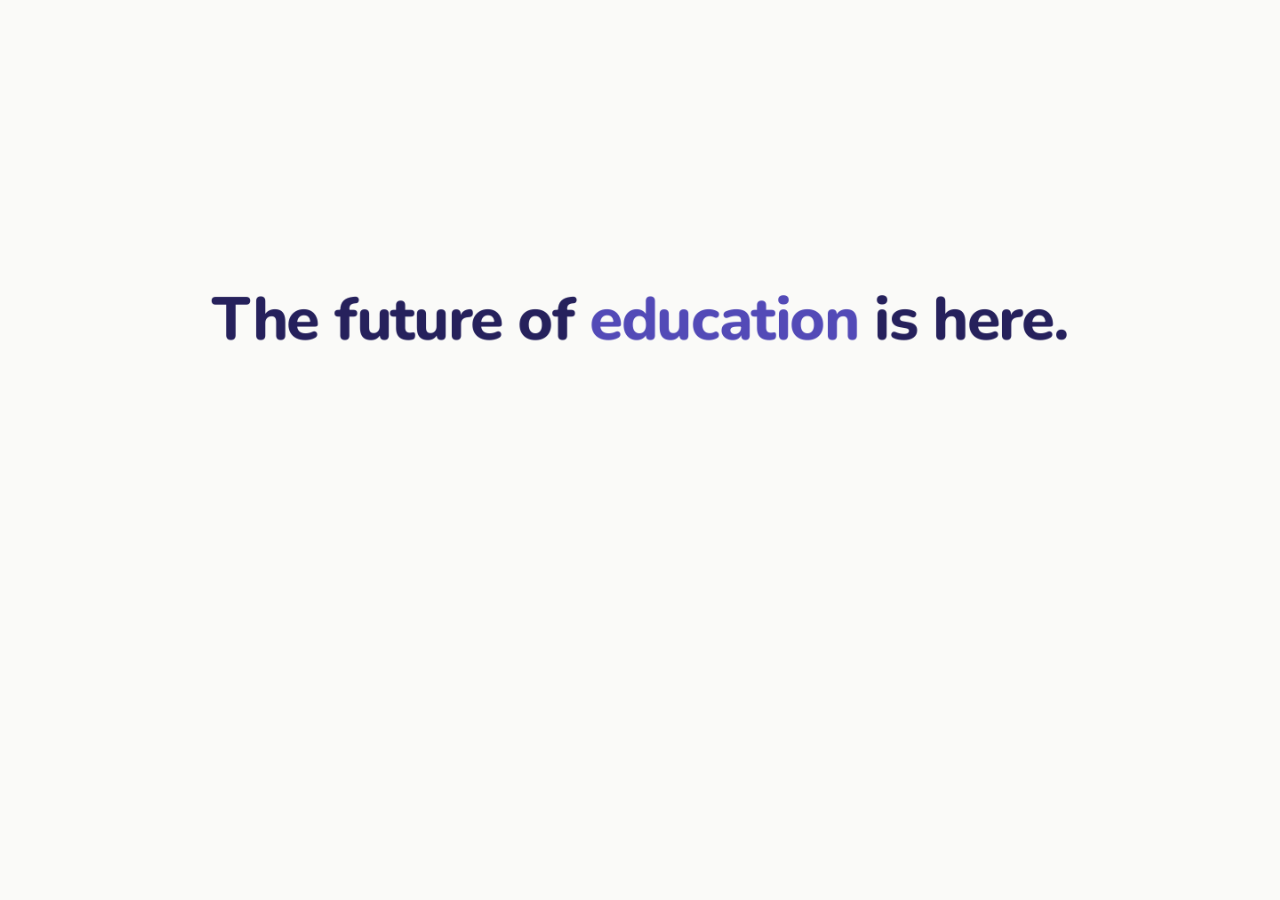
<file: modu-hero.html>
<!doctype html>
<html lang="en">
<head>
<meta charset="utf-8">
<meta name="viewport" content="width=device-width,initial-scale=1">
<title>Study Hall — hero animation</title>
<link rel="preconnect" href="https://fonts.googleapis.com">
<link rel="preconnect" href="https://fonts.gstatic.com" crossorigin>
<link href="https://fonts.googleapis.com/css2?family=Inter:wght@400;500&family=Nunito:wght@800&display=swap" rel="stylesheet">
<style>
/* ==========================================================================
   STUDY HALL HERO — scoped under .mh so it can be dropped into any page.
   One instance per page (ids are used for fast lookups inside the component).
   ========================================================================== */
body{margin:0;background:#FAFAF8}
.mh{--bg:#FAFAF8;--line:#E8E6F5;--ink:#26215C;--ink2:#5F5E5A;--p:#534AB7;--pd:#3C3489;--pm:#7F77DD;--pt:#EEEDFE;--ok:#1D9E75;--warn:#EF9F27;
  position:relative;width:100%;background:var(--bg);color:var(--ink);font:400 14px/1.4 Inter,system-ui,sans-serif;overflow:hidden;-webkit-font-smoothing:antialiased}
.mh *,.mh *::before,.mh *::after{box-sizing:border-box;margin:0;padding:0}
.mh:not(.ready) .mh-stage{visibility:hidden}
.mh-viewport{position:relative;width:100%;aspect-ratio:2/1;overflow:hidden}
.mh-stage{position:absolute;top:0;left:0;transform-origin:0 0}
.mh #scene{position:absolute;inset:0;transform-origin:50% 50%;will-change:transform}
.mh .el{position:absolute;left:50%;top:50%;will-change:transform,opacity;pointer-events:none}
.mh svg.hid{position:absolute;width:0;height:0}

/* ---------- shared pieces ---------- */
.mh .card{background:#fff;border:1px solid var(--line);border-bottom-width:3px;border-radius:18px;padding:16px}
.mh .pill{display:inline-block;font:500 11px/1 Inter,sans-serif;letter-spacing:.05em;text-transform:uppercase;color:var(--p);background:var(--pt);border-radius:999px;padding:5px 10px}
.mh .pill.ok{color:#0F6E56;background:#E1F5EE}
.mh h3{font:800 22px/1.15 Nunito,Inter,sans-serif;color:var(--ink)}
.mh .cl p{font-size:13px;line-height:1.45;color:var(--ink2)}

/* ---------- headline ---------- */
.mh #headWrap{text-align:center}
.mh #headline{font:800 68px/1.12 Nunito,Inter,sans-serif;letter-spacing:-.02em;color:var(--ink);white-space:nowrap}
.mh #headline .w{display:inline-block;will-change:transform,opacity}
.mh #headline .acc{color:var(--p)}
.mh.m #headline{font-size:44px;white-space:normal;width:330px}

/* ---------- seed / ring / bloom / orb / scan ---------- */
.mh #seed{width:30px;height:30px;border-radius:50%;background:var(--p)}
.mh #ring{width:60px;height:60px;border-radius:50%;border:3px solid var(--pm)}
.mh #bloom{width:640px;height:640px;border-radius:50%;background:radial-gradient(closest-side,rgba(127,119,221,.38),rgba(127,119,221,0))}
.mh.m #bloom{width:460px;height:460px}
.mh #orb{display:flex;align-items:center;gap:10px;padding:15px 26px;border-radius:999px;background:var(--p);border-bottom:4px solid var(--pd);color:#fff;font:800 17px/1 Nunito,Inter,sans-serif;white-space:nowrap}
.mh #orb svg{width:22px;height:22px;fill:#fff}
.mh #scan{background:var(--pm)}
.mh .trail{position:absolute;left:50%;top:50%;height:3px;border-radius:2px;background:var(--pm);will-change:transform,opacity;pointer-events:none}

/* ---------- the mess ---------- */
.mh .mc{background:#D3D1C7;border:1px solid #B4B2A9;border-radius:4px;overflow:hidden;color:#5F5E5A;font-family:Georgia,'Times New Roman',serif}
.mh .mc .mi{padding:9px 10px;will-change:transform}
.mh .mc .mt{font-weight:700;font-size:8.5px;line-height:1.15;margin-bottom:4px;color:#4a4944;letter-spacing:.01em}
.mh .mc .mb{font-size:7.4px;line-height:1.2;white-space:pre-line}
.mh .mc.code .mb{font-family:ui-monospace,Menlo,Consolas,monospace;font-size:7px;white-space:pre}
.mh .mc.slide{background:#DCDAD0}

/* ---------- clean cards ---------- */
.mh #cNote{width:270px}
.mh #cNote h3{margin:10px 0 6px}
.mh .stack{display:flex;flex-direction:column;gap:4px;margin-top:12px}
.mh .stack i{display:block;height:18px;border-radius:6px;background:var(--pt);color:var(--p);font:500 10px/18px Inter,sans-serif;font-style:normal;padding:0 8px}
.mh .stack i:nth-child(1){width:96px;background:var(--p);color:#fff}
.mh .stack i:nth-child(2){width:120px}
.mh .stack i:nth-child(3){width:144px}

.mh #cFlash{width:270px;height:200px}
.mh #cFlash .flip{position:absolute;inset:0;transform-style:preserve-3d}
.mh #cFlash .ff{position:absolute;inset:0;backface-visibility:hidden;-webkit-backface-visibility:hidden;display:flex;flex-direction:column;align-items:center;justify-content:center;text-align:center;gap:14px}
.mh #cFlash .ff.back{transform:rotateY(180deg)}
.mh #cFlash .big{font:800 28px/1.1 Nunito,Inter,sans-serif;color:var(--ink)}
.mh #cFlash .hint{font-size:11px;color:var(--ink2)}
.mh #cFlash .ans{font:500 14px/1.4 Inter,sans-serif;color:var(--ink);padding:0 6px}

.mh #cQuiz{width:290px}
.mh #cQuiz h3.q{font-size:20px;margin:10px 0 14px}
.mh .opts{display:flex;flex-direction:column;gap:10px}
.mh .opt{position:relative;height:47px}
.mh .opt .lip{position:absolute;left:0;right:0;top:3px;height:44px;border-radius:12px;background:var(--line)}
.mh .opt .lip.l2{background:var(--pd);opacity:0}
.mh .opt .of{position:absolute;left:0;right:0;top:0;height:44px;border-radius:12px;border:1px solid var(--line);background:#fff;overflow:hidden}
.mh .opt .fill{position:absolute;inset:0;background:var(--p);opacity:0}
.mh .opt .t{position:absolute;left:14px;top:0;font:500 13px/42px Inter,sans-serif;white-space:nowrap}
.mh .opt .t1{color:var(--ink)}
.mh .opt .t2{color:#fff;opacity:0}
.mh .opt .chk{position:absolute;right:10px;top:50%;margin-top:-11px;width:22px;height:22px;border-radius:50%;background:#fff;display:grid;place-items:center}
.mh .opt .chk svg{width:13px;height:13px;stroke:var(--ok);stroke-width:3.2;fill:none;stroke-linecap:round;stroke-linejoin:round}

.mh #cPuzzle{width:330px;height:236px}
.mh .ptitle{font:500 12px/1.3 Inter,sans-serif;color:var(--ink2);margin-top:8px}
.mh .pz{position:relative;height:150px;margin-top:6px}
.mh .edge{position:absolute;left:0;top:0;height:3px;border-radius:2px;background:var(--pm);will-change:transform}
.mh .nd{position:absolute;left:0;top:0;width:34px;height:34px;border-radius:50%;border:2px solid var(--pm);background:#fff;display:grid;place-items:center;font:800 14px/1 Nunito,Inter,sans-serif;color:var(--ink);will-change:transform}
.mh .nd .g{position:absolute;inset:-2px;border-radius:50%;background:#E1F5EE;border:2px solid var(--ok);opacity:0}
.mh .nd span{position:relative}
.mh .nd.slot{border-style:dashed;border-color:#B4B2A9;background:transparent}
.mh .nd.pulse{border-color:var(--ok);background:transparent}

.mh #cStreak{width:280px}
.mh .srow{display:flex;align-items:center;gap:12px}
.mh #flame{width:42px;height:50px}
.mh .srow small{display:block;font-size:12px;color:var(--ink2);margin-top:2px}
.mh .bar{height:14px;border-radius:8px;background:var(--pt);margin-top:16px;overflow:hidden}
.mh .bar i{display:block;height:100%;background:var(--p);border-radius:8px;transform-origin:0 50%}

.mh #cursor svg{width:26px;height:30px;display:block}
.mh #xp{font:800 15px/1 Nunito,Inter,sans-serif;color:var(--ok);background:#fff;border:1px solid var(--line);border-bottom-width:3px;border-radius:999px;padding:7px 13px;white-space:nowrap}

/* ---------- phone ---------- */
.mh #phone{width:270px;height:560px;border-radius:42px;background:var(--ink);padding:10px}
.mh #phone .screen{position:relative;width:100%;height:100%;border-radius:32px;background:var(--bg);overflow:hidden;padding:46px 16px 16px}
.mh #phone .notch{position:absolute;top:10px;left:50%;margin-left:-36px;width:72px;height:20px;border-radius:12px;background:var(--ink)}
.mh #phone .top{display:flex;align-items:center;gap:10px;margin-bottom:18px}
.mh #phone .top svg{width:20px;height:24px}
.mh #phone .top b{font:800 15px/1 Nunito,Inter,sans-serif;color:var(--warn)}
.mh #phone .pbar{flex:1;height:10px;border-radius:6px;background:var(--pt);overflow:hidden}
.mh #phone .pbar i{display:block;height:100%;width:62%;background:var(--p);border-radius:6px}
.mh #phone .card{padding:14px}
.mh #phone .card h3{font-size:19px;margin:10px 0 12px}
.mh .mo{display:block;font:500 12.5px/1 Inter,sans-serif;padding:13px 12px;border:1px solid var(--line);border-bottom-width:3px;border-radius:12px;margin-bottom:8px;background:#fff;color:var(--ink)}
.mh #phone .check{position:absolute;left:16px;right:16px;bottom:18px;height:47px}
.mh #phone .check .lip{position:absolute;left:0;right:0;top:3px;height:44px;border-radius:14px;background:var(--pd)}
.mh #phone .check .bf{position:absolute;left:0;right:0;top:0;height:44px;border-radius:14px;background:var(--p);color:#fff;display:grid;place-items:center;font:800 15px/1 Nunito,Inter,sans-serif}
.mh #toast{position:absolute;top:38px;left:50%;display:flex;align-items:center;gap:7px;white-space:nowrap;background:var(--p);color:#fff;border-radius:999px;padding:9px 14px;font:500 12px/1 Inter,sans-serif;border-bottom:3px solid var(--pd);z-index:3}
.mh #toast svg{width:13px;height:13px;fill:#fff}

/* ---------- dashboard ---------- */
.mh #dash{width:640px;padding:22px}
.mh.m #dash{width:380px;padding:16px}
.mh .dh{display:flex;justify-content:space-between;align-items:center;margin-bottom:16px}
.mh .dh h4{font:800 20px/1.1 Nunito,Inter,sans-serif;color:var(--ink)}
.mh .dg{display:grid;grid-template-columns:1fr 1fr;gap:24px;margin-bottom:16px}
.mh.m .dg{grid-template-columns:1fr;gap:14px;margin-bottom:12px}
.mh .lab{font:500 11px/1 Inter,sans-serif;text-transform:uppercase;letter-spacing:.06em;color:var(--ink2);margin-bottom:10px}
.mh .mrow{margin-bottom:12px}
.mh .mtop{display:flex;justify-content:space-between;align-items:center;font:500 13px/1 Inter,sans-serif;color:var(--ink);margin-bottom:7px}
.mh .mtop .pc{font:800 14px/1 Nunito,Inter,sans-serif}
.mh .flag{display:inline-block;margin-left:8px;font:500 10px/1 Inter,sans-serif;text-transform:uppercase;letter-spacing:.05em;color:#854F0B;background:#FAEEDA;padding:4px 8px;border-radius:999px}
.mh .track{height:10px;border-radius:6px;background:var(--pt);overflow:hidden}
.mh .track i{display:block;height:100%;border-radius:6px;transform-origin:0 50%}
.mh .track i.ok{background:var(--ok)}
.mh .track i.warn{background:var(--warn)}
.mh .sbox{position:relative;height:124px}
.mh .colh{position:absolute;left:0;right:0;top:0;display:flex}
.mh .colh span{flex:1;text-align:center;font:500 11px/1 Inter,sans-serif}
.mh .colh span:nth-child(1){color:#0F6E56}
.mh .colh span:nth-child(2){color:var(--p)}
.mh .colh span:nth-child(3){color:#854F0B}
.mh .av{position:absolute;left:0;top:0;width:24px;height:24px;border-radius:50%;display:grid;place-items:center;font:500 9px/1 Inter,sans-serif;will-change:transform}
.mh .recs{display:flex;flex-direction:column;gap:8px;margin-bottom:14px}
.mh.m .recs{margin-bottom:12px}
.mh .rec{position:relative;display:inline-flex;align-items:center;gap:8px;align-self:flex-start;padding:9px 12px;border-radius:12px;background:var(--pt);border:1px solid #D8D5F7;font:500 13px/1.2 Inter,sans-serif;color:var(--pd);transform-origin:0 50%;will-change:transform,opacity}
.mh .rec>svg{width:14px;height:14px;fill:var(--p);flex:none}
.mh .rec .spk{position:absolute;right:-9px;top:-11px;width:20px;height:20px;fill:var(--pm)}
.mh .dfoot{display:flex;justify-content:flex-end}
.mh .btn{position:relative;width:150px;height:47px}
.mh .btn .lip{position:absolute;left:0;right:0;top:3px;height:44px;border-radius:12px;background:var(--pd)}
.mh .btn .bf{position:absolute;left:0;right:0;top:0;height:44px;border-radius:12px;background:var(--p);color:#fff;display:grid;place-items:center;font:800 15px/1 Nunito,Inter,sans-serif;will-change:transform}
.mh #dot{width:18px;height:18px;border-radius:50%;background:var(--p);box-shadow:0 0 0 4px rgba(127,119,221,.3)}
</style>
</head>
<body>

<!-- ===== STUDY HALL HERO (drop-in section) =====
  Plain HTML: keep this <section>, the <style> above and the <script> below.
  Next.js / React: wrap the <section> markup in a client component and call
  `const hero = initModuHero(ref.current)` in useEffect; return `() => hero.destroy()`.
  Framer: paste as an Embed (HTML). GSAP is loaded from cdnjs below. -->
<section class="mh" id="moduHero" role="img"
  aria-label="Animated product story for Study Hall, an AI learning platform for universities. A university's messy lecture notes, past papers and quizzes are absorbed by an AI engine and turned into atomic notes, flashcards, quizzes and interactive puzzles inside a student app. A lecturer dashboard then shows which topics students struggle with and who is ahead or behind, recommends what to revisit in class, and sends extra drills back to the students.">
<div class="mh-viewport" aria-hidden="true">
<div class="mh-stage">

<svg class="hid" aria-hidden="true">
  <symbol id="mh-flame" viewBox="0 0 24 28"><path fill="#EF9F27" d="M12 1C13 6 19 9 19 16A7 7 0 0 1 5 16C5 12 7.5 10.5 8.5 7.5C10 9 10.5 10 11 11C12 8 11 5 12 1Z"/><path fill="#FAEEDA" d="M12 14C13 16 15 17 15 19.5A3 3 0 0 1 9 19.5C9 17.5 11 17 12 14Z"/></symbol>
  <symbol id="mh-spark" viewBox="0 0 24 24"><path d="M12 1C12.8 7 17 11.2 23 12C17 12.8 12.8 17 12 23C11.2 17 7 12.8 1 12C7 11.2 11.2 7 12 1Z"/></symbol>
</svg>

<div id="scene">

  <div class="el" id="bloom"></div>

  <div class="el" id="headWrap"><h1 id="headline"><span class="w">The</span> <span class="w">future</span> <span class="w">of</span> <span class="w acc">education</span> <span class="w">is</span> <span class="w">here.</span></h1></div>

  <!-- mess cards + trails are inserted before this marker (keeps z-order) -->
  <span id="mAnchor" hidden></span>

  <div class="el" id="scan"></div>

  <div class="el" id="orb"><svg viewBox="0 0 24 24"><use href="#mh-spark"/></svg><span>Study Hall AI</span></div>

  <!-- clean cards -->
  <div class="el card cl" id="cNote">
    <span class="pill">Atomic note</span>
    <h3>Recursion</h3>
    <p>A function that solves a big problem by calling itself on a smaller piece, until it reaches a base case.</p>
    <div class="stack"><i>fact(1) · base case</i><i>fact(2)</i><i>fact(3)</i></div>
  </div>

  <div class="el" id="cFlash">
    <div class="flip">
      <div class="card ff front"><span class="pill">Flashcard</span><div class="big">Base case?</div><div class="hint">Tap to flip</div></div>
      <div class="card ff back"><span class="pill ok">Answer</span><div class="ans">The condition that stops the recursion, so the function never calls itself again.</div></div>
    </div>
  </div>

  <div class="el card cl" id="cQuiz">
    <span class="pill">Quick check</span>
    <h3 class="q">What does a hash map do?</h3>
    <div class="opts">
      <div class="opt" id="optA"><div class="lip"></div><div class="of"><span class="t t1">Sorts items alphabetically</span></div></div>
      <div class="opt" id="optB"><div class="lip"></div><div class="lip l2"></div>
        <div class="of"><div class="fill"></div><span class="t t1">Maps keys to values in O(1)</span><span class="t t2">Maps keys to values in O(1)</span>
          <span class="chk"><svg viewBox="0 0 24 24"><path d="M5 12.5l4.5 4.5L19 7.5"/></svg></span></div></div>
    </div>
  </div>

  <div class="el card cl" id="cPuzzle">
    <span class="pill">Interactive</span>
    <div class="ptitle">Drop the node where it keeps the tree a valid BST</div>
    <div class="pz" id="pz"></div>
  </div>

  <div class="el card cl" id="cStreak">
    <div class="srow"><svg id="flame" viewBox="0 0 24 28"><use href="#mh-flame"/></svg><div><h3>7 day streak</h3><small>Lesson 3 of 4 · +10 XP</small></div></div>
    <div class="bar"><i id="sfill"></i></div>
  </div>

  <!-- student app -->
  <div class="el" id="phone">
    <div class="screen">
      <div class="notch"></div>
      <div id="toast"><svg viewBox="0 0 24 24"><use href="#mh-spark"/></svg>3 new drills from CS210</div>
      <div class="top"><svg viewBox="0 0 24 28"><use href="#mh-flame"/></svg><b>7</b><div class="pbar"><i></i></div></div>
      <div class="card">
        <span class="pill">Hash maps</span>
        <h3>What does a hash map do?</h3>
        <span class="mo">Sorts items alphabetically</span>
        <span class="mo">Maps keys to values in O(1)</span>
      </div>
      <div class="check"><div class="lip"></div><div class="bf">Check</div></div>
    </div>
  </div>

  <!-- lecturer dashboard -->
  <div class="el card" id="dash">
    <div class="dh"><h4>CS210 · Week 6</h4><span class="pill">28 students</span></div>
    <div class="dg">
      <div>
        <div class="lab">Topic mastery</div>
        <div class="mrow"><div class="mtop"><span>Hash maps</span><span class="pc" id="pc1">0%</span></div><div class="track"><i class="ok" id="f1"></i></div></div>
        <div class="mrow"><div class="mtop"><span>Recursion<em class="flag" id="flag" style="font-style:normal">Struggling</em></span><span class="pc" id="pc2">0%</span></div><div class="track"><i class="warn" id="f2"></i></div></div>
      </div>
      <div>
        <div class="lab">Where the class is</div>
        <div class="sbox" id="sbox"><div class="colh"><span>Ahead</span><span>On track</span><span>Behind</span></div></div>
      </div>
    </div>
    <div class="lab">Recommendations</div>
    <div class="recs">
      <div class="rec" id="rec1"><svg viewBox="0 0 24 24"><use href="#mh-spark"/></svg>Revisit recursion in Thursday's lecture<svg class="spk" id="spk1" viewBox="0 0 24 24"><use href="#mh-spark"/></svg></div>
      <div class="rec" id="rec2"><svg viewBox="0 0 24 24"><use href="#mh-spark"/></svg>Push 3 extra drills to 28 students<svg class="spk" id="spk2" viewBox="0 0 24 24"><use href="#mh-spark"/></svg></div>
    </div>
    <div class="dfoot"><div class="btn" id="send"><div class="lip"></div><div class="bf">Send drills</div></div></div>
  </div>

  <div class="el" id="xp">+10 XP</div>
  <div class="el" id="cursor"><svg viewBox="0 0 24 28"><path d="M3 2L3 21L8 16.5L11.5 24.5L14.5 23.2L11 15.5L17.5 15Z" fill="#26215C" stroke="#fff" stroke-width="1.6" stroke-linejoin="round"/></svg></div>
  <div class="el" id="dot"></div>
  <div class="el" id="ring"></div>
  <div class="el" id="seed"></div>

</div>
</div>
</div>
</section>

<script src="https://cdnjs.cloudflare.com/ajax/libs/gsap/3.12.5/gsap.min.js"></script>
<script>
/* ============================================================================
   STUDY HALL HERO — GSAP 3 timeline
   ----------------------------------------------------------------------------
   TIMELINE SECTIONS (edit the T object below to retime; sub-events are offsets
   from their section start, so moving a section moves everything inside it)

     T.HOOK      0.00s   headline springs in, squashes to a purple seed
     T.MESS      1.60s   seed bursts into the pile of grey legacy material
     T.ENGINE    3.55s   Study Hall AI pill lands, scanline sweeps, pile is absorbed
     T.CLARITY   4.60s   clean cards snap out, interact, glide into the phone
     T.INSIGHTS  7.80s   camera pulls back, lecturer dashboard, drills go back
     T.RESOLVE  10.50s   everything condenses to the seed, which opens into "The"
     T.END      12.00s   loop point (last frame == first frame)
   ========================================================================== */
(function () {
  'use strict';

  const T = { HOOK: 0, MESS: 1.6, ENGINE: 3.55, CLARITY: 4.6, INSIGHTS: 7.8, RESOLVE: 10.5, END: 12 };

  function initModuHero(root) {
    const gs = window.gsap;
    if (!gs || !root) return { destroy() {}, timeline() { return null; } };

    const q = (s, c) => (c || root).querySelector(s);
    const qa = (s, c) => Array.from((c || root).querySelectorAll(s));
    const rnd = (a, b) => a + Math.random() * (b - a);
    const S = v => ({ scaleX: v, scaleY: v });
    const mm = qs => (window.matchMedia ? window.matchMedia(qs) : { matches: false, addEventListener() {}, removeEventListener() {} });

    const vp = q('.mh-viewport'), stage = q('.mh-stage'), scene = q('#scene');
    const el = {
      head: q('#headWrap'), words: qa('#headline .w'), seed: q('#seed'), ring: q('#ring'), bloom: q('#bloom'),
      orb: q('#orb'), scan: q('#scan'), note: q('#cNote'), flash: q('#cFlash'), flip: q('#cFlash .flip'),
      quiz: q('#cQuiz'), puzzle: q('#cPuzzle'), streak: q('#cStreak'), cursor: q('#cursor'), xp: q('#xp'),
      phone: q('#phone'), toast: q('#toast'), dash: q('#dash'), dot: q('#dot'), flame: q('#flame'),
      sfill: q('#sfill'), optA: q('#optA'), optB: q('#optB'), anchor: q('#mAnchor'), pz: q('#pz'),
      sbox: q('#sbox'), send: q('#send')
    };
    const oB = { of: q('.of', el.optB), fill: q('.fill', el.optB), t1: q('.t1', el.optB), t2: q('.t2', el.optB), l2: q('.l2', el.optB), chk: q('.chk', el.optB) };
    const dq = {
      f1: q('#f1'), f2: q('#f2'), p1: q('#pc1'), p2: q('#pc2'), flag: q('#flag'), colh: qa('.colh span'),
      rec1: q('#rec1'), rec2: q('#rec2'), spk1: q('#spk1'), spk2: q('#spk2'), sendF: q('.bf', el.send)
    };

    /* ---------- the "before": grey legacy material ---------- */
    const MESS = [
      { w: 190, h: 170, c: '', t: 'CS210 · Lecture 7 — Recursion', b: '7.1 A recursive function is defined in terms of itself. Every recursive definition requires (i) one or more base cases, solved directly, and (ii) a recursive step that reduces the problem towards a base case. Failure to satisfy (ii) ⇒ non-termination. See also tail recursion §7.4, mutual recursion §7.5 and the link to induction (L2). Ex. 7.1.1  n! = n·(n−1)!, 0! = 1. Show fact(n) terminates ∀ n ∈ ℕ. Call stack depth O(n) — large n may cause stack overflow. NB: memoisation (§7.6) not examinable unless stated in tutorial 4. Revision: re-read pp. 112–131.' },
      { w: 200, h: 150, c: '', t: 'UNIVERSITY EXAMINATION 2019', b: 'CS210 Data Structures &amp; Algorithms\nTime allowed: 2 hours. Answer ALL of Section A and TWO of Section B.\nQ4 (a) Define a hash table. [3]\n(b) Prove that, under simple uniform hashing, the expected cost of an unsuccessful search is Θ(1 + α). [9]\n(c) Contrast open addressing with chaining. [4]\nQ5 (a) State the Master Theorem. [4] (b) Hence solve T(n) = 4T(n/2) + n². [6]' },
      { w: 190, h: 160, c: 'code', t: 'recursive_solve.pseudo', b: 'function SOLVE(A, lo, hi)\n  if hi − lo &lt; 2 then\n    return A[lo]\n  mid ← ⌊(lo+hi)/2⌋\n  L ← SOLVE(A, lo, mid)\n  R ← SOLVE(A, mid, hi)\n  if L.key &lt; R.key then\n    return MERGE(L, R, lo, mid, hi)\n  else\n    return MERGE(R, L, lo, mid, hi)\n  end if\nend function\n// T(n)=2T(n/2)+Θ(n)' },
      { w: 200, h: 110, c: '', t: 'Formula sheet', b: 'T(n) = 2T(n/2) + Θ(n) ⇒ Θ(n log n)\nΣ i=1..n i = n(n+1)/2   Σ 2^i = 2^(n+1) − 1\nH(X) = −Σ p(x) log₂ p(x)\nlog_b a = ln a / ln b   n! ≈ √(2πn)(n/e)^n\nMaster: a ≥ 1, b &gt; 1, f(n) = Θ(n^{log_b a} log^k n)\n⇒ T(n) = Θ(n^{log_b a} log^{k+1} n)\nE[X] = Σ x·P(X=x)' },
      { w: 210, h: 130, c: 'slide', t: 'Hash Tables (cont.)', b: '• Hash function h: U → {0,…,m−1}\n• Collisions: chaining / open addressing\n• Load factor α = n/m\n• Linear probing, quadratic probing, double hashing\n• Resize when α &gt; 0.75 (amortised O(1))\n• Universal hashing  • Perfect hashing (FKS)\n• Cuckoo hashing  • Robin Hood hashing\n• Deletion: tombstones!!\n• See Cormen Ch. 11  • Tutorial 6 Q3–Q9' },
      { w: 180, h: 170, c: '', t: 'CS210 · Lecture 9 — Graphs', b: '9.1 A graph G = (V, E) consists of a set V of vertices and a set E ⊆ V×V of edges. G is directed if E is a set of ordered pairs. Representations: adjacency matrix Θ(|V|²) space; adjacency list Θ(|V|+|E|). BFS explores level by level using a queue; DFS uses a stack (or recursion). Dijkstra: non-negative weights only. Bellman–Ford handles negative weights, detects negative cycles in O(|V||E|). Topological sort exists iff G is a DAG. MST: Kruskal (union–find) / Prim (priority queue)…' },
      { w: 190, h: 150, c: '', t: 'Quiz 3 (2018) — Name: ________', b: 'Q1. Worst-case time of quicksort?\n (a) O(n)  (b) O(n log n)  (c) O(n²)  (d) O(2ⁿ)\nQ2. Which structure gives O(1) average lookup?\n (a) BST (b) hash table (c) heap (d) list\nQ3. Height of a complete binary tree with n nodes?\nQ4. Define amortised cost.\nQ5. True/False: Dijkstra works with negative edges.\nQ6. Trace insertion sort on [5,2,4,6,1,3].\nQ7. Explain the base case of mergesort.' },
      { w: 180, h: 140, c: '', t: 'Tutorial 5 — Trees', b: '1. Draw the BST obtained by inserting 8, 3, 10, 1, 6, 14, 4, 7, 13 in that order.\n2. Define the height of a node and of a tree.\n3. Show that a binary tree with n nodes has height ≥ ⌊log₂ n⌋.\n4. Give pseudocode for in-order traversal (recursive and iterative).\n5. Delete 3 and then 8 from your tree from Q1.\n6. What is the worst-case height of an AVL tree?\n7. Prove the AVL rotation preserves BST order.' }
    ];
    const messEls = MESS.map(m => {
      const d = document.createElement('div');
      d.className = 'el mc' + (m.c ? ' ' + m.c : '');
      d.style.width = m.w + 'px'; d.style.height = m.h + 'px';
      d.innerHTML = '<div class="mi"><div class="mt">' + m.t + '</div><div class="mb">' + m.b + '</div></div>';
      scene.insertBefore(d, el.anchor);
      return d;
    });
    const messIn = messEls.map(c => c.firstChild);
    const trails = messEls.map(() => { const t = document.createElement('div'); t.className = 'trail'; scene.insertBefore(t, el.anchor); return t; });

    /* ---------- puzzle (tree) ---------- */
    const PZ = { root: [149, 20], l: [80, 66], r: [218, 66], ll: [40, 112], slot: [120, 112], loose: [262, 116] };
    const mkEdge = (a, b) => {
      const A = PZ[a], B = PZ[b], dx = B[0] - A[0], dy = B[1] - A[1];
      const d = document.createElement('div'); d.className = 'edge';
      d.style.width = Math.hypot(dx, dy) + 'px';
      d._p = { x: A[0], y: A[1] - 1.5, a: Math.atan2(dy, dx) * 180 / Math.PI };
      el.pz.appendChild(d); return d;
    };
    const edges = [mkEdge('root', 'l'), mkEdge('root', 'r'), mkEdge('l', 'll'), mkEdge('l', 'slot')];
    const mkNode = (key, label, cls) => {
      const d = document.createElement('div'); d.className = 'nd' + (cls ? ' ' + cls : '');
      d.innerHTML = '<b class="g"></b>' + (label ? '<span>' + label + '</span>' : '');
      d._k = key; el.pz.appendChild(d); return d;
    };
    const nRoot = mkNode('root', '8'), nL = mkNode('l', '3'), nR = mkNode('r', '10'), nLL = mkNode('ll', '1');
    const nSlot = mkNode('slot', '', 'slot'), nPulse = mkNode('slot', '', 'pulse'), nLoose = mkNode('loose', '6');
    const treeNodes = [nRoot, nL, nR, nLL];
    const nodeG = nLoose.querySelector('.g');

    /* ---------- students ---------- */
    const INIT = ['AO', 'MK', 'SL', 'JD', 'RB', 'NP', 'TC', 'EM', 'LH'], GRP = [0, 1, 2, 0, 1, 2, 0, 1, 2];
    const AVC = [['#E1F5EE', '#0F6E56'], ['#EEEDFE', '#534AB7'], ['#FAEEDA', '#854F0B']];
    const avs = INIT.map((s, i) => {
      const d = document.createElement('div'); d.className = 'av'; d.textContent = s;
      d.style.background = AVC[GRP[i]][0]; d.style.color = AVC[GRP[i]][1];
      el.sbox.appendChild(d); return d;
    });

    /* ---------- helpers ---------- */
    const rel = (n, a) => { let x = 0, y = 0; while (n && n !== a) { x += n.offsetLeft; y += n.offsetTop; n = n.offsetParent; } return { x, y }; };
    const anchorOf = (n, a, pos, s, ox, oy) => {
      const r = rel(n, a);
      return {
        x: pos[0] + (r.x + (ox != null ? ox : n.offsetWidth / 2) - a.offsetWidth / 2) * s,
        y: pos[1] + (r.y + (oy != null ? oy : n.offsetHeight / 2) - a.offsetHeight / 2) * s
      };
    };

    /* ---------- state ---------- */
    const reduce = mm('(prefers-reduced-motion: reduce)');
    let tl = null, L = null, mode = null, inView = true, tabVis = !document.hidden, destroyed = false;
    let avRow = [], avShuf = [], avTgt = [], P = {};

    /* ---------- layouts ---------- */
    const D_MESS = [[-430, -125, -9], [-280, 95, 6], [-125, -170, -4], [60, 100, 8], [225, -110, -6], [425, 55, 10], [-45, -10, 3], [395, -205, -5]];
    const M_MESS = [[-85, -250, -9], [85, -195, 6], [-95, -110, -4], [90, -20, 8], [-70, 60, -6], [95, 130, 10], [0, -60, 3], [-60, 225, -5]];

    function layoutFor(m) {
      if (!m) return {
        m: false, W: 1440, H: 720, cam: .88, ms: 1, cs: 1, mess: D_MESS, scanV: false,
        clr: { note: [-300, -150], flash: [0, -150], quiz: [300, -150], puzzle: [-150, 140], streak: [200, 140] },
        p1S: 1, p2S: 1, phoneX: -430, phoneY: 0, dashS: 1, dashX: 200, dashY: 0, bloomS: 1
      };
      const l = {
        m: true, W: 390, H: 680, cam: .9, ms: .64, cs: .56, mess: M_MESS, scanV: true,
        clr: { note: [-88, -172], flash: [88, -176], quiz: [-88, -24], puzzle: [88, -14], streak: [0, 126] },
        p1S: .8, dashS: .85, dashX: 0, bloomS: 1, phoneX: 0
      };
      return l;
    }

    function fit() {
      const cw = root.clientWidth || L.W;
      const sc = L.m ? Math.min(cw / L.W, 1.35) : cw / L.W;
      stage.style.width = L.W + 'px'; stage.style.height = L.H + 'px';
      stage.style.transform = 'scale(' + sc + ')';
      stage.style.left = ((cw - L.W * sc) / 2) + 'px';
      vp.style.aspectRatio = 'auto'; vp.style.height = (L.H * sc) + 'px';
    }

    function measure() {
      /* geometry that depends on real rendered sizes */
      L.dashH = el.dash.offsetHeight || 424;
      if (L.m) {
        const top = -(L.H / 2 - 20) / L.cam;
        L.dashY = (L.H / 2 - 20) / L.cam - L.dashH * L.dashS / 2;
        const dashTop = L.dashY - L.dashH * L.dashS / 2;
        const avail = dashTop - 14 - top;
        L.p2S = Math.max(.3, Math.min(.55, avail / 560));
        L.phoneY = top + (560 * L.p2S) / 2;
      }
      const cs = L.cs;
      P.qB = anchorOf(el.optB, el.quiz, L.clr.quiz, cs, el.optB.offsetWidth * .6, 22);
      P.pzPt = k => anchorOf(el.pz, el.puzzle, L.clr.puzzle, cs, PZ[k][0], PZ[k][1]);
      P.loose = P.pzPt('loose'); P.slot = P.pzPt('slot');
      P.xp = { x: P.qB.x + (el.optB.offsetWidth / 2 - 34) * cs, y: P.qB.y - 6 * cs };
      P.btn = anchorOf(el.send, el.dash, [L.dashX, L.dashY], L.dashS);
      P.btnTip = anchorOf(el.send, el.dash, [L.dashX, L.dashY], L.dashS, el.send.offsetWidth * .7, 20);
      const hw = el.head, w0 = el.words[0];
      P.w0 = { x: w0.offsetLeft + w0.offsetWidth / 2 - hw.offsetWidth / 2, y: w0.offsetTop + w0.offsetHeight / 2 - hw.offsetHeight / 2 };
      const bw = el.sbox.offsetWidth || 280;
      avRow = avs.map((_, i) => ({ x: i * (bw - 24) / 8, y: 70 }));
      avShuf = avs.map(() => ({ x: rnd(0, bw - 24), y: rnd(34, 96) }));
      const cnt = [0, 0, 0];
      avTgt = avs.map((_, i) => { const g = GRP[i], r = cnt[g]++; return { x: (bw / 3) * (g + .5) - 12, y: 34 + r * 30 }; });
      trails.forEach((t, i) => { const p = L.mess[i]; t.style.width = Math.hypot(p[0], p[1]) + 'px'; });
      L.scanW = L.scanV ? L.W : 3; L.scanH = L.scanV ? 3 : L.H;
      el.scan.style.width = L.scanW + 'px'; el.scan.style.height = L.scanH + 'px';
      el.bloom.style.opacity = '';
    }

    /* ---------- initial state (also used on every loop wrap) ---------- */
    function reset() {
      const W = L.W, H = L.H, m = L.m;
      gs.set(scene, { scale: 1 });
      gs.set(el.head, { x: 0, y: 0, scaleX: 1, scaleY: 1, opacity: 1 });
      gs.set(el.words, { opacity: 0, scale: .6, y: 20 });
      gs.set(el.words[0], { opacity: 1, scale: 1, y: 0 });
      gs.set(el.seed, { x: 0, y: 0, scaleX: 0, scaleY: 0, opacity: 1 });
      gs.set(el.ring, { scale: .3, opacity: 0 });
      gs.set(messEls, { x: 0, y: 0, rotation: 0, scaleX: 0, scaleY: 0, opacity: 0 });
      gs.set(messIn, { x: 0, y: 0, rotation: 0 });
      trails.forEach((t, i) => {
        const p = L.mess[i];
        gs.set(t, { x: p[0], y: p[1], xPercent: 0, yPercent: -50, rotation: Math.atan2(-p[1], -p[0]) * 180 / Math.PI, scaleX: 0, opacity: 0, transformOrigin: '0% 50%' });
      });
      gs.set(el.orb, { x: 0, y: -90, scaleX: .3, scaleY: .3, opacity: 0 });
      gs.set(el.bloom, { scale: .6, opacity: 0 });
      gs.set(el.scan, L.scanV ? { x: 0, y: -H / 2 - 6, opacity: 0 } : { x: -W / 2 - 6, y: 0, opacity: 0 });

      [el.note, el.flash, el.quiz, el.puzzle, el.streak].forEach(c => gs.set(c, { x: 0, y: 0, rotation: 0, scaleX: 0, scaleY: 0, opacity: 0 }));
      gs.set(el.flip, { rotationY: 0, transformPerspective: 900 });
      gs.set(el.flame, { scale: 0, rotation: -25 });
      gs.set(el.sfill, { scaleX: 0 });
      gs.set(oB.of, { y: 0 }); gs.set(oB.fill, { opacity: 0 }); gs.set(oB.t1, { opacity: 1 }); gs.set(oB.t2, { opacity: 0 });
      gs.set(oB.l2, { opacity: 0 }); gs.set(oB.chk, { scale: 0 }); gs.set(el.optA, { opacity: 1 });
      gs.set(el.xp, { x: P.xp.x, y: P.xp.y, opacity: 0, scale: .6 });

      /* puzzle */
      gs.set(treeNodes.concat([nSlot]), { scale: 0 });
      treeNodes.concat([nSlot, nPulse, nLoose]).forEach(n => gs.set(n, { x: PZ[n._k][0] - 17, y: PZ[n._k][1] - 17 }));
      gs.set(nPulse, { scale: 1, opacity: 0 });
      gs.set(nLoose, { scale: 0, scaleX: 0, scaleY: 0 });
      gs.set(nodeG, { opacity: 0 });
      edges.forEach(e => gs.set(e, { x: e._p.x, y: e._p.y, rotation: e._p.a, transformOrigin: '0% 50%', scaleX: 0 }));

      /* cursor */
      gs.set(el.cursor, { xPercent: 0, yPercent: 0, x: P.qB.x + 110 - 3, y: P.qB.y + 130 - 2, scale: 1, opacity: 0 });

      /* phone */
      gs.set(el.phone, { x: 0, y: 0, scaleX: .5, scaleY: .5, opacity: 0, skewX: 0 });
      gs.set(el.toast, { xPercent: -50, yPercent: 0, scale: 0, transformOrigin: '50% 0%' });

      /* dashboard */
      gs.set(el.dash, { x: L.dashX + (m ? 0 : 1000), y: L.dashY + (m ? 800 : 0), scaleX: L.dashS, scaleY: L.dashS, skewX: m ? 0 : 10, opacity: 0 });
      gs.set([dq.f1, dq.f2], { scaleX: 0 });
      dq.p1.textContent = '0%'; dq.p2.textContent = '0%';
      gs.set(dq.flag, { scale: 0, rotation: -12 });
      gs.set(dq.colh, { opacity: 0 });
      avs.forEach((a, i) => gs.set(a, { x: avRow[i].x, y: avRow[i].y, scale: 0, rotation: 0 }));
      gs.set([dq.rec1, dq.rec2], { scale: .6, opacity: 0 });
      gs.set([dq.spk1, dq.spk2], { scale: 0, rotation: 0, opacity: 0 });
      gs.set(dq.sendF, { y: 0 });
      gs.set(el.dot, { x: P.btn.x, y: P.btn.y, scale: 0, opacity: 0 });
    }

    /* ---------- reduced motion: a single composed frame ---------- */
    function staticFrame() {
      reset();
      const m = L.m;
      gs.set(el.words, { opacity: 1, scale: 1, y: 0 });
      gs.set(el.head, { y: m ? -282 : -268, scaleX: m ? .74 : .86, scaleY: m ? .74 : .86 });
      const qs = m ? .9 : 1;
      gs.set(el.quiz, Object.assign({ x: m ? 0 : -300, y: m ? -92 : 56, opacity: 1 }, S(qs)));
      gs.set(oB.fill, { opacity: 1 }); gs.set(oB.t1, { opacity: 0 }); gs.set(oB.t2, { opacity: 1 }); gs.set(oB.l2, { opacity: 1 });
      gs.set(oB.chk, { scale: 1 }); gs.set(el.optA, { opacity: .55 });
      const ds = m ? .64 : 1, dy = m ? L.H / 2 - 14 - L.dashH * ds / 2 : 60;
      gs.set(el.dash, Object.assign({ x: m ? 0 : 190, y: dy, skewX: 0, opacity: 1 }, S(ds)));
      gs.set(dq.f1, { scaleX: .82 }); gs.set(dq.f2, { scaleX: .41 });
      dq.p1.textContent = '82%'; dq.p2.textContent = '41%';
      gs.set(dq.flag, { scale: 1, rotation: 0 }); gs.set(dq.colh, { opacity: 1 });
      avs.forEach((a, i) => gs.set(a, { x: avTgt[i].x, y: avTgt[i].y, scale: 1, rotation: 0 }));
      gs.set([dq.rec1, dq.rec2], { scale: 1, opacity: 1 });
    }

    /* ---------- the timeline ---------- */
    function buildTL() {
      const m = L.m, ms = L.ms, cs = L.cs, W = L.W, H = L.H;
      const t = gs.timeline({ repeat: -1, onRepeat: reset });

      /* === 1 · HOOK ======================================================= */
      t.to(el.words.slice(1), { opacity: 1, scale: 1, y: 0, duration: .45, ease: 'back.out(2.2)', stagger: .13 }, T.HOOK + .1);
      t.to(el.head, { scaleX: .02, scaleY: 1.08, duration: .2, ease: 'power3.in' }, T.HOOK + 1.3);
      t.to(el.head, { opacity: 0, duration: .04 }, T.HOOK + 1.46);
      t.to(el.seed, Object.assign({ duration: .18, ease: 'back.out(2.2)' }, S(1)), T.HOOK + 1.4);

      /* === 2 · THE MESS =================================================== */
      t.to(el.seed, Object.assign({ duration: .08, ease: 'power2.out' }, S(1.5)), T.MESS);
      t.to(el.seed, Object.assign({ duration: .2, ease: 'power2.in' }, S(0)), T.MESS + .08);
      t.fromTo(el.ring, { scale: .3, opacity: .6 }, { scale: 5, opacity: 0, duration: .55, ease: 'power2.out', immediateRender: false }, T.MESS);
      messEls.forEach((c, i) => {
        const p = L.mess[i];
        t.to(c, Object.assign({ x: p[0], y: p[1], rotation: p[2], opacity: 1, duration: .55, ease: 'back.out(1.5)' }, S(ms)), T.MESS + .04 + i * .05);
      });
      messIn.forEach((inn, i) => {
        const kf = [];
        for (let k = 0; k < 11; k++) kf.push({ x: rnd(-2, 2), y: rnd(-2, 2), rotation: rnd(-.8, .8), duration: .09, ease: 'none' });
        kf.push({ x: 0, y: 0, rotation: 0, duration: .09, ease: 'none' });
        t.to(inn, { keyframes: kf }, T.MESS + .9 + i * .012);
      });

      /* === 3 · THE ENGINE ================================================= */
      const E = T.ENGINE;
      t.to(el.orb, { keyframes: [
        { y: 0, scaleX: .95, scaleY: 1.15, opacity: 1, duration: .26, ease: 'power3.in' },
        { scaleX: 1.22, scaleY: .78, duration: .1, ease: 'power2.out' },
        { scaleX: 1, scaleY: 1, duration: .22, ease: 'elastic.out(1,0.5)' }
      ] }, E);
      t.to(el.bloom, { scale: 1, opacity: 1, duration: .7, ease: 'power2.out' }, E + .1);
      t.to(el.scan, { opacity: 1, duration: .05 }, E + .2);
      t.to(el.scan, L.scanV ? { y: H / 2 + 6, duration: .65, ease: 'none' } : { x: W / 2 + 6, duration: .65, ease: 'none' }, E + .2);
      t.to(el.scan, { opacity: 0, duration: .05 }, E + .85);

      const order = messEls.map((_, i) => i).sort((a, b) => L.scanV ? L.mess[a][1] - L.mess[b][1] : L.mess[a][0] - L.mess[b][0]);
      const pulses = [];
      order.forEach((i, k) => {
        const c = messEls[i], tr = trails[i], t0 = E + .3 + k * .07;
        t.to(c, { scaleX: ms * 1.18, scaleY: ms * .84, duration: .1, ease: 'power1.out' }, t0);
        t.to(c, { x: 0, y: 0, rotation: 0, duration: .32, ease: 'power3.in' }, t0);
        t.to(c, { scaleX: .04, scaleY: .04, opacity: 0, duration: .22, ease: 'power3.in' }, t0 + .1);
        t.to(tr, { scaleX: 1, opacity: .7, duration: .16, ease: 'power2.out' }, t0);
        t.to(tr, { opacity: 0, duration: .18, ease: 'none' }, t0 + .16);
        pulses.push({ scaleX: 1.1 + k * .008, scaleY: .9 - k * .006, duration: .04, ease: 'power2.out' }, { scaleX: 1, scaleY: 1, duration: .03, ease: 'power2.in' });
      });
      t.to(el.orb, { keyframes: pulses }, E + .3 + .3 - .03);

      /* === 4 · CLARITY ==================================================== */
      const C = T.CLARITY;
      const CL = [['note', el.note], ['flash', el.flash], ['quiz', el.quiz], ['puzzle', el.puzzle], ['streak', el.streak]];
      CL.forEach((pair, i) => {
        const p = L.clr[pair[0]], c = pair[1], t0 = C + i * .07;
        t.to(c, Object.assign({ x: p[0], y: p[1], opacity: 1, duration: .45, ease: 'back.out(1.7)' }, S(cs)), t0);
        t.to(c, { keyframes: [
          { scaleX: cs * 1.04, scaleY: cs * .92, duration: .07, ease: 'power2.out' },
          { scaleX: cs, scaleY: cs, duration: .16, ease: 'back.out(2)' }
        ] }, t0 + .45);
      });
      const rp = [];
      for (let k = 0; k < 5; k++) rp.push({ scaleX: 1.1, scaleY: .9, duration: .04, ease: 'power2.out' }, { scaleX: 1, scaleY: 1, duration: .03, ease: 'power2.in' });
      t.to(el.orb, { keyframes: rp }, C + .12);
      t.to(el.orb, Object.assign({ opacity: 0, duration: .3, ease: 'back.in(1.7)' }, S(0)), C + .5);
      t.to(el.bloom, { opacity: 0, duration: .6, ease: 'power2.inOut' }, C + .5);

      /* flashcard flip */
      t.to(el.flip, { rotationY: 180, duration: .55, ease: 'power3.inOut' }, C + .75);
      t.to(el.flash, { keyframes: [
        { scaleX: cs * 1.06, scaleY: cs * 1.06, duration: .25, ease: 'power2.out' },
        { scaleX: cs, scaleY: cs, duration: .3, ease: 'back.out(2)' }
      ] }, C + .75);

      /* streak + progress */
      t.to(el.flame, { scale: 1, rotation: 0, duration: .45, ease: 'back.out(3)' }, C + .7);
      t.to(el.sfill, { scaleX: .72, duration: 1.1, ease: 'elastic.out(1,0.45)' }, C + .8);

      /* puzzle build-in */
      treeNodes.forEach((n, k) => t.to(n, { scale: 1, duration: .35, ease: 'back.out(2.5)' }, C + .5 + k * .06));
      edges.slice(0, 3).forEach((e, k) => t.to(e, { scaleX: 1, duration: .22, ease: 'power2.out' }, C + .8 + k * .06));
      t.to(nSlot, { scale: 1, duration: .3, ease: 'back.out(2.5)' }, C + .95);
      t.to(nLoose, Object.assign({ duration: .35, ease: 'back.out(2.5)' }, S(1)), C + 1.05);

      /* cursor → quiz option B */
      const qb = P.qB;
      t.to(el.cursor, { opacity: 1, duration: .12 }, C + .6);
      t.to(el.cursor, { x: qb.x - 3, y: qb.y - 2, duration: .5, ease: 'power2.inOut' }, C + .6);
      t.to(el.cursor, { keyframes: [{ scale: .86, duration: .08, ease: 'power2.out' }, { scale: 1, duration: .15, ease: 'back.out(3)' }] }, C + 1.15);
      t.to(oB.of, { y: 3, duration: .08, ease: 'power2.out' }, C + 1.15);
      t.to(oB.fill, { opacity: 1, duration: .1 }, C + 1.23);
      t.to(oB.t1, { opacity: 0, duration: .1 }, C + 1.23);
      t.to(oB.t2, { opacity: 1, duration: .1 }, C + 1.23);
      t.to(oB.l2, { opacity: 1, duration: .1 }, C + 1.23);
      t.to(el.optA, { opacity: .55, duration: .2 }, C + 1.3);
      t.to(oB.chk, { scale: 1, duration: .3, ease: 'back.out(3)' }, C + 1.27);
      t.to(oB.of, { y: 0, duration: .15, ease: 'back.out(2.5)' }, C + 1.33);
      t.to(el.xp, { opacity: 1, y: P.xp.y - 30 * cs, scale: 1, duration: .35, ease: 'back.out(2)' }, C + 1.33);
      t.to(el.xp, { y: P.xp.y - 62 * cs, opacity: 0, duration: .4, ease: 'power1.in' }, C + 1.78);

      /* cursor → puzzle: grab node 6, drag into slot */
      const lo = P.loose, sl = P.slot, lift = 26;
      t.to(el.cursor, { x: lo.x - 3, y: lo.y - 2, duration: .4, ease: 'power2.inOut' }, C + 1.45);
      t.to(el.cursor, { scale: .86, duration: .08, ease: 'power2.out' }, C + 1.88);
      t.to(nLoose, Object.assign({ duration: .1, ease: 'power2.out' }, S(1.18)), C + 1.88);
      t.to(el.cursor, { x: sl.x - 3, duration: .4, ease: 'power1.inOut' }, C + 1.98);
      t.to(el.cursor, { keyframes: [{ y: Math.min(lo.y, sl.y) - lift * cs - 2, duration: .2, ease: 'power2.out' }, { y: sl.y - 2, duration: .2, ease: 'power2.in' }] }, C + 1.98);
      t.to(nLoose, { x: PZ.slot[0] - 17, duration: .4, ease: 'power1.inOut' }, C + 1.98);
      t.to(nLoose, { keyframes: [{ y: PZ.loose[1] - 17 - lift, duration: .2, ease: 'power2.out' }, { y: PZ.slot[1] - 17, duration: .2, ease: 'power2.in' }] }, C + 1.98);
      t.to(nLoose, { keyframes: [
        { scaleX: 1.28, scaleY: .8, duration: .07, ease: 'power2.out' },
        { scaleX: .94, scaleY: 1.08, duration: .09, ease: 'power2.inOut' },
        { scaleX: 1, scaleY: 1, duration: .12, ease: 'power2.out' }
      ] }, C + 2.38);
      t.to(nodeG, { opacity: 1, duration: .12 }, C + 2.38);
      t.fromTo(nPulse, { scale: 1, opacity: .8 }, { scale: 2.1, opacity: 0, duration: .45, ease: 'power2.out', immediateRender: false }, C + 2.38);
      t.to(edges[3], { scaleX: 1, duration: .2, ease: 'power2.out' }, C + 2.42);
      t.to(el.cursor, { scale: 1, duration: .15, ease: 'back.out(3)' }, C + 2.38);
      t.to(el.cursor, { opacity: 0, duration: .15 }, C + 2.45);

      /* glide into the phone */
      const G = C + 2.6;
      CL.forEach((pair, i) => {
        const c = pair[1], t0 = G + i * .04;
        t.to(c, { x: 0, y: 0, rotation: 0, duration: .35, ease: 'power3.inOut' }, t0);
        t.to(c, Object.assign({ duration: .35, ease: 'power2.in' }, S(.25)), t0);
        t.to(c, { opacity: 0, duration: .1, ease: 'none' }, t0 + .25);
      });
      t.to(el.phone, Object.assign({ opacity: 1, duration: .4, ease: 'back.out(1.7)' }, S(L.p1S)), G + .12);
      t.to(el.phone, { keyframes: [
        { scaleX: L.p1S * 1.03, scaleY: L.p1S * .94, duration: .04 },
        { scaleX: L.p1S, scaleY: L.p1S, duration: .04 }
      ] }, G + .52);

      /* === 5 · INSIGHTS =================================================== */
      const I = T.INSIGHTS;
      t.to(scene, { scale: L.cam, duration: .6, ease: 'power2.inOut' }, I);
      t.to(el.phone, Object.assign({ x: L.phoneX, y: L.phoneY, duration: .55, ease: 'power3.inOut' }, S(L.p2S)), I);
      t.to(el.phone, { keyframes: [{ skewX: -6, duration: .2, ease: 'power1.out' }, { skewX: 0, duration: .35, ease: 'power2.inOut' }] }, I);
      t.to(el.dash, { opacity: 1, duration: .1 }, I + .2);
      t.to(el.dash, { x: L.dashX, y: L.dashY, skewX: 0, duration: .5, ease: 'back.out(1.4)' }, I + .2);
      t.to(el.dash, { keyframes: [
        { scaleX: L.dashS * .97, scaleY: L.dashS * 1.02, duration: .06 },
        { scaleX: L.dashS, scaleY: L.dashS, duration: .12, ease: 'power2.out' }
      ] }, I + .7);

      const count = (node, val, at, d) => {
        const o = { v: 0 };
        t.to(o, { v: val, duration: d, ease: 'power2.out', onUpdate() { node.textContent = Math.round(o.v) + '%'; } }, at);
      };
      t.to(dq.f1, { scaleX: .82, duration: .9, ease: 'elastic.out(1,0.55)' }, I + .65);
      count(dq.p1, 82, I + .65, .7);
      t.to(dq.f2, { scaleX: .41, duration: .9, ease: 'elastic.out(1,0.55)' }, I + .75);
      count(dq.p2, 41, I + .75, .6);
      t.to(dq.flag, { scale: 1, rotation: 0, duration: .35, ease: 'back.out(3)' }, I + 1.15);

      t.to(dq.colh, { opacity: 1, duration: .2, stagger: .05 }, I + .8);
      t.to(avs, { scale: 1, duration: .3, ease: 'back.out(2.5)', stagger: .03 }, I + .8);
      t.to(avs, { x: i => avShuf[i].x, y: i => avShuf[i].y, rotation: i => (i % 2 ? 12 : -12), duration: .22, ease: 'power2.inOut', stagger: .015 }, I + 1.1);
      t.to(avs, { x: i => avTgt[i].x, y: i => avTgt[i].y, rotation: 0, duration: .38, ease: 'back.out(1.8)', stagger: .025 }, I + 1.35);

      const spark = (spk, at) => t.to(spk, { keyframes: [
        { scale: 1.3, rotation: 45, opacity: 1, duration: .18, ease: 'power2.out' },
        { scale: 0, rotation: 90, opacity: 0, duration: .22, ease: 'power2.in' }
      ] }, at);
      t.to(dq.rec1, { scale: 1, opacity: 1, duration: .35, ease: 'back.out(2.2)' }, I + 1.2);
      spark(dq.spk1, I + 1.35);
      t.to(dq.rec2, { scale: 1, opacity: 1, duration: .35, ease: 'back.out(2.2)' }, I + 1.45);
      spark(dq.spk2, I + 1.6);

      /* press "Send drills", dot flies back to the phone */
      const bt = P.btnTip;
      t.set(el.cursor, { x: bt.x + 90 - 3, y: bt.y + 70 - 2, scale: 1 }, I + 1.45);
      t.to(el.cursor, { opacity: 1, duration: .1 }, I + 1.5);
      t.to(el.cursor, { x: bt.x - 3, y: bt.y - 2, duration: .35, ease: 'power2.inOut' }, I + 1.55);
      t.to(el.cursor, { keyframes: [{ scale: .86, duration: .07, ease: 'power2.out' }, { scale: 1, duration: .15, ease: 'back.out(3)' }] }, I + 1.95);
      t.to(dq.sendF, { y: 3, duration: .07, ease: 'power2.out' }, I + 1.95);
      t.to(dq.sendF, { y: 0, duration: .16, ease: 'back.out(3)' }, I + 2.04);
      t.to(el.cursor, { opacity: 0, duration: .15 }, I + 2.15);

      t.to(el.dot, { opacity: 1, scale: 1, duration: .1, ease: 'back.out(3)' }, I + 2.05);
      t.to(el.dot, { x: L.phoneX, duration: .45, ease: 'power2.inOut' }, I + 2.05);
      t.to(el.dot, { keyframes: [{ y: Math.min(P.btn.y, L.phoneY) - 70, duration: .22, ease: 'power2.out' }, { y: L.phoneY, duration: .23, ease: 'power2.in' }] }, I + 2.05);
      t.to(el.dot, { scale: 0, opacity: 0, duration: .1, ease: 'power2.in' }, I + 2.5);
      t.to(el.phone, { keyframes: [
        { scaleX: L.p2S * 1.04, scaleY: L.p2S * .93, duration: .06, ease: 'power2.out' },
        { scaleX: L.p2S, scaleY: L.p2S, duration: .08, ease: 'power2.out' }
      ] }, I + 2.5);
      t.to(el.toast, { scale: 1, duration: .35, ease: 'back.out(2.5)' }, I + 2.5);

      /* === 6 · LOOP RESOLVE =============================================== */
      const R = T.RESOLVE;
      t.to(el.dash, Object.assign({ x: 0, y: 0, opacity: 0, duration: .5, ease: 'power3.in' }, S(.08)), R + .1);
      t.to(el.phone, Object.assign({ x: 0, y: 0, opacity: 0, duration: .5, ease: 'power3.in' }, S(.08)), R + .15);
      t.to(scene, { scale: 1, duration: .6, ease: 'power2.inOut' }, R + .1);
      t.to(el.seed, Object.assign({ duration: .25, ease: 'back.out(2.5)' }, S(1)), R + .5);
      t.to(el.seed, { x: P.w0.x, y: P.w0.y, duration: .26, ease: 'power3.inOut' }, R + .8);
      t.to(el.seed, { keyframes: [{ scaleX: 1.5, scaleY: .7, duration: .1, ease: 'power2.out' }, { scaleX: 1, scaleY: 1, duration: .16, ease: 'power2.out' }] }, R + .8);
      t.set(el.head, { scaleX: 1, scaleY: 1, opacity: 1 }, R + 1.05);
      t.set(el.words, { opacity: 0, scale: .6, y: 20 }, R + 1.05);
      t.to(el.words[0], { opacity: 1, scale: 1, y: 0, duration: .35, ease: 'back.out(2.2)' }, R + 1.07);
      t.to(el.seed, Object.assign({ duration: .12, ease: 'power2.in' }, S(0)), R + 1.07);

      t.set(root, {}, T.END);   // pins total duration to exactly T.END
      return t;
    }

    /* ---------- lifecycle ---------- */
    function sync() { if (tl) tl.paused(!(inView && tabVis)); }

    function build() {
      if (tl) { tl.kill(); tl = null; }
      const cw = root.clientWidth || 1440;
      mode = cw < 720 ? 'm' : 'd';
      root.classList.toggle('m', mode === 'm');
      L = layoutFor(mode === 'm');
      fit();
      measure();
      if (reduce.matches) { staticFrame(); }
      else { reset(); tl = buildTL(); sync(); }
      root.classList.add('ready');
    }

    let raf = 0;
    const onResize = () => {
      cancelAnimationFrame(raf);
      raf = requestAnimationFrame(() => {
        if (destroyed) return;
        const m = (root.clientWidth || 1440) < 720 ? 'm' : 'd';
        if (m !== mode) build(); else fit();
      });
    };
    const onVis = () => { tabVis = !document.hidden; sync(); };
    const onReduce = () => build();

    let ro = null, io = null;
    function start() {
      if (destroyed) return;
      gs.set(scene.querySelectorAll(':scope > .el'), { xPercent: -50, yPercent: -50 });
      build();
      if ('ResizeObserver' in window) { ro = new ResizeObserver(onResize); ro.observe(root); }
      else window.addEventListener('resize', onResize);
      if ('IntersectionObserver' in window) {
        io = new IntersectionObserver(es => { inView = es[0].isIntersecting; sync(); }, { threshold: .05 });
        io.observe(root);
      }
      document.addEventListener('visibilitychange', onVis);
      if (reduce.addEventListener) reduce.addEventListener('change', onReduce);
    }
    const fontsReady = (document.fonts && document.fonts.ready) ? document.fonts.ready : Promise.resolve();
    Promise.race([fontsReady, new Promise(r => setTimeout(r, 1800))]).then(start);

    return {
      timeline() { return tl; },
      layout() { return L; },
      destroy() {
        destroyed = true;
        if (tl) tl.kill();
        if (ro) ro.disconnect(); if (io) io.disconnect();
        window.removeEventListener('resize', onResize);
        document.removeEventListener('visibilitychange', onVis);
        if (reduce.removeEventListener) reduce.removeEventListener('change', onReduce);
      }
    };
  }

  window.initModuHero = initModuHero;
  const root = document.getElementById('moduHero');
  if (root) window.moduHero = initModuHero(root);
})();
</script>
</body>
</html>
</file>
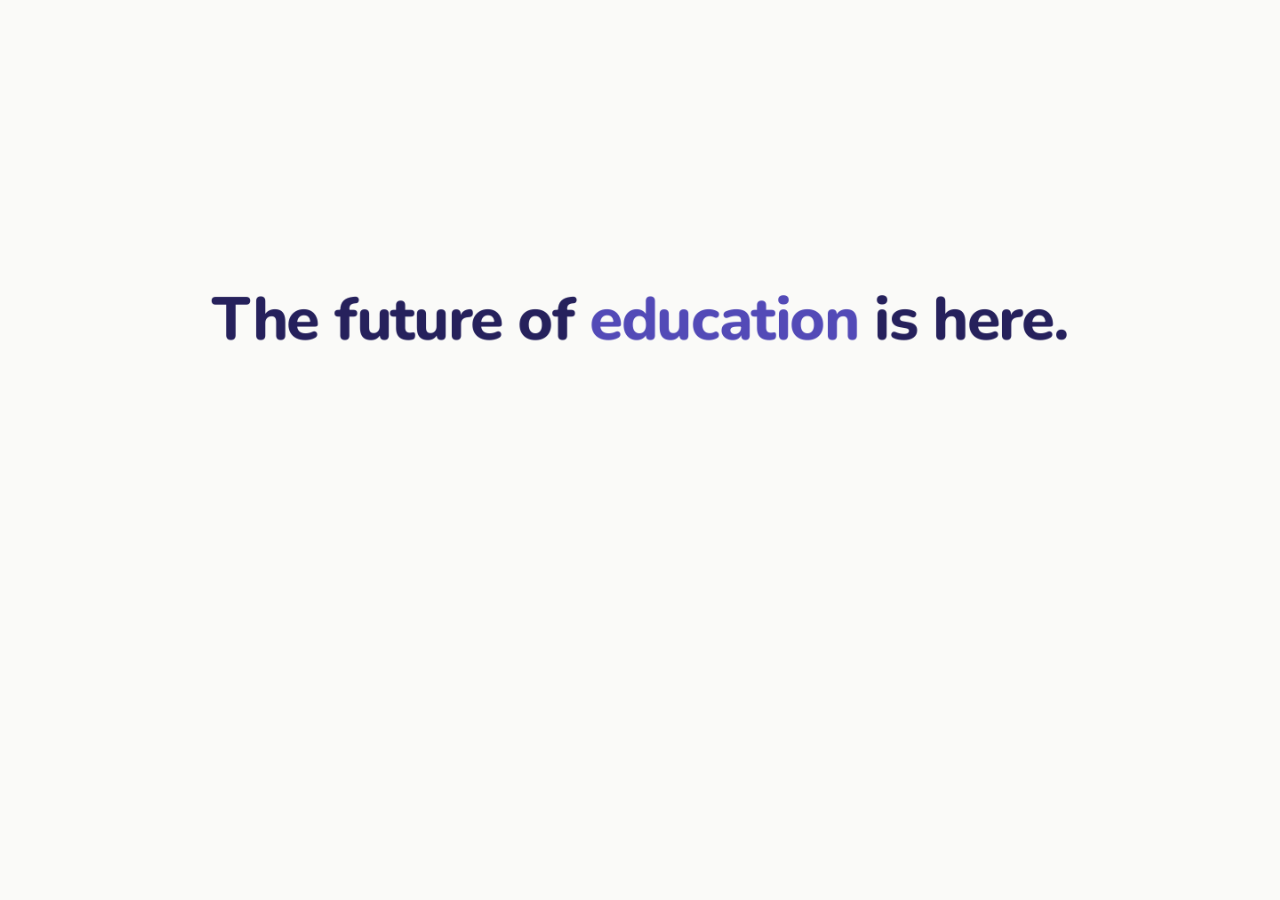
<file: studyhall-hero.html>
<!doctype html>
<html lang="en">
<head>
<meta charset="utf-8">
<meta name="viewport" content="width=device-width,initial-scale=1">
<title>StudyHall — hero animation</title>
<link rel="preconnect" href="https://fonts.googleapis.com">
<link rel="preconnect" href="https://fonts.gstatic.com" crossorigin>
<link href="https://fonts.googleapis.com/css2?family=Inter:wght@400;500&family=Nunito:wght@800&display=swap" rel="stylesheet">
<style>
/* ==========================================================================
   STUDYHALL HERO — scoped under .mh so it can be dropped into any page.
   One instance per page (ids are used for fast lookups inside the component).
   ========================================================================== */
body{margin:0;background:#FAFAF8}
.mh{--bg:#FAFAF8;--line:#E8E6F5;--ink:#26215C;--ink2:#5F5E5A;--p:#534AB7;--pd:#3C3489;--pm:#7F77DD;--pt:#EEEDFE;--ok:#1D9E75;--warn:#EF9F27;
  position:relative;width:100%;background:var(--bg);color:var(--ink);font:400 14px/1.4 Inter,system-ui,sans-serif;overflow:hidden;-webkit-font-smoothing:antialiased}
.mh *,.mh *::before,.mh *::after{box-sizing:border-box;margin:0;padding:0}
.mh:not(.ready) .mh-stage{visibility:hidden}
.mh-viewport{position:relative;width:100%;aspect-ratio:2/1;overflow:hidden}
.mh-stage{position:absolute;top:0;left:0;transform-origin:0 0}
.mh #scene{position:absolute;inset:0;transform-origin:50% 50%;will-change:transform}
.mh .el{position:absolute;left:50%;top:50%;will-change:transform,opacity;pointer-events:none}
.mh svg.hid{position:absolute;width:0;height:0}

/* ---------- shared pieces ---------- */
.mh .card{background:#fff;border:1px solid var(--line);border-bottom-width:3px;border-radius:18px;padding:16px}
.mh .pill{display:inline-block;font:500 11px/1 Inter,sans-serif;letter-spacing:.05em;text-transform:uppercase;color:var(--p);background:var(--pt);border-radius:999px;padding:5px 10px}
.mh .pill.ok{color:#0F6E56;background:#E1F5EE}
.mh h3{font:800 22px/1.15 Nunito,Inter,sans-serif;color:var(--ink)}
.mh .cl p{font-size:13px;line-height:1.45;color:var(--ink2)}

/* ---------- headline ---------- */
.mh #headWrap{text-align:center}
.mh #headline{font:800 68px/1.12 Nunito,Inter,sans-serif;letter-spacing:-.02em;color:var(--ink);white-space:nowrap}
.mh #headline .w{display:inline-block;will-change:transform,opacity}
.mh #headline .acc{color:var(--p)}
.mh.m #headline{font-size:44px;white-space:normal;width:330px}

/* ---------- seed / ring / bloom / orb / scan ---------- */
.mh #seed{width:30px;height:30px;border-radius:50%;background:var(--p)}
.mh #ring{width:60px;height:60px;border-radius:50%;border:3px solid var(--pm)}
.mh #bloom{width:640px;height:640px;border-radius:50%;background:radial-gradient(closest-side,rgba(127,119,221,.38),rgba(127,119,221,0))}
.mh.m #bloom{width:460px;height:460px}
.mh #orb{display:flex;align-items:center;gap:10px;padding:15px 26px;border-radius:999px;background:var(--p);border-bottom:4px solid var(--pd);color:#fff;font:800 17px/1 Nunito,Inter,sans-serif;white-space:nowrap}
.mh #orb svg{width:22px;height:22px;fill:#fff}
.mh #scan{background:var(--pm)}
.mh .trail{position:absolute;left:50%;top:50%;height:3px;border-radius:2px;background:var(--pm);will-change:transform,opacity;pointer-events:none}

/* ---------- the mess ---------- */
.mh .mc{background:#D3D1C7;border:1px solid #B4B2A9;border-radius:4px;overflow:hidden;color:#5F5E5A;font-family:Georgia,'Times New Roman',serif}
.mh .mc .mi{padding:9px 10px}
.mh .mc .mt{font-weight:700;font-size:8.5px;line-height:1.15;margin-bottom:4px;color:#4a4944;letter-spacing:.01em}
.mh .mc .mb{font-size:7.6px;line-height:1.22;white-space:pre-line}
.mh .mc.code .mb{font-family:ui-monospace,Menlo,Consolas,monospace;font-size:7px;white-space:pre}
.mh .mc.slide{background:#DCDAD0}
.mh .mc.slide .mt{font:700 11px/1.1 Georgia,serif;border-bottom:1px solid #B4B2A9;padding-bottom:3px;margin-bottom:5px}
.mh .mc.paper{background:#E0DED4}
.mh .mc.tbl .mb{font-family:ui-monospace,Menlo,Consolas,monospace;font-size:6.6px;line-height:1.3;white-space:pre}
.mh .mc.mail{background:#D9D7CC}
.mh .mc.mail .mb{font-family:Arial,Helvetica,sans-serif;font-size:7.2px}
.mh .mc.sticky{background:#C4C1B6;border-color:#A9A69B;border-radius:2px;box-shadow:none}
.mh .mc.sticky .mi{padding:10px}
.mh .mc.sticky .mb{font:italic 700 12px/1.15 Georgia,serif;color:#6b685f;white-space:pre-line}
.mh .mc .hl{background:#B4B2A9;padding:0 1px}
.mh .mc .st{text-decoration:line-through}
.mh .mc svg{display:block;margin-top:5px}
.mh #tally{display:flex;align-items:baseline;gap:7px;white-space:nowrap;background:#D3D1C7;border:1px solid #B4B2A9;border-radius:999px;padding:9px 16px;color:#5F5E5A;font:500 13px/1 Inter,sans-serif}
.mh #tally b{font:800 17px/1 Nunito,Inter,sans-serif;color:#4a4944;min-width:46px;text-align:right;font-variant-numeric:tabular-nums}
.mh.m #tally{font-size:11px;padding:8px 13px}

/* ---------- clean cards ---------- */
.mh #cNote{width:270px}
.mh #cNote h3{margin:10px 0 6px}
.mh .stack{display:flex;flex-direction:column;gap:4px;margin-top:12px}
.mh .stack i{display:block;height:18px;border-radius:6px;background:var(--pt);color:var(--p);font:500 10px/18px Inter,sans-serif;font-style:normal;padding:0 8px}
.mh .stack i:nth-child(1){width:96px;background:var(--p);color:#fff}
.mh .stack i:nth-child(2){width:120px}
.mh .stack i:nth-child(3){width:144px}

.mh #cFlash{width:270px;height:200px}
.mh #cFlash .flip{position:absolute;inset:0;transform-style:preserve-3d}
.mh #cFlash .ff{position:absolute;inset:0;backface-visibility:hidden;-webkit-backface-visibility:hidden;display:flex;flex-direction:column;align-items:center;justify-content:center;text-align:center;gap:14px}
.mh #cFlash .ff.back{transform:rotateY(180deg)}
.mh #cFlash .big{font:800 28px/1.1 Nunito,Inter,sans-serif;color:var(--ink)}
.mh #cFlash .hint{font-size:11px;color:var(--ink2)}
.mh #cFlash .ans{font:500 14px/1.4 Inter,sans-serif;color:var(--ink);padding:0 6px}

.mh #cQuiz{width:290px}
.mh #cQuiz h3.q{font-size:20px;margin:10px 0 14px}
.mh .opts{display:flex;flex-direction:column;gap:10px}
.mh .opt{position:relative;height:47px}
.mh .opt .lip{position:absolute;left:0;right:0;top:3px;height:44px;border-radius:12px;background:var(--line)}
.mh .opt .lip.l2{background:var(--pd);opacity:0}
.mh .opt .of{position:absolute;left:0;right:0;top:0;height:44px;border-radius:12px;border:1px solid var(--line);background:#fff;overflow:hidden}
.mh .opt .fill{position:absolute;inset:0;background:var(--p);opacity:0}
.mh .opt .t{position:absolute;left:14px;top:0;font:500 13px/42px Inter,sans-serif;white-space:nowrap}
.mh .opt .t1{color:var(--ink)}
.mh .opt .t2{color:#fff;opacity:0}
.mh .opt .chk{position:absolute;right:10px;top:50%;margin-top:-11px;width:22px;height:22px;border-radius:50%;background:#fff;display:grid;place-items:center}
.mh .opt .chk svg{width:13px;height:13px;stroke:var(--ok);stroke-width:3.2;fill:none;stroke-linecap:round;stroke-linejoin:round}

.mh #cPuzzle{width:330px;height:236px}
.mh .ptitle{font:500 12px/1.3 Inter,sans-serif;color:var(--ink2);margin-top:8px}
.mh .pz{position:relative;height:150px;margin-top:6px}
.mh .edge{position:absolute;left:0;top:0;height:3px;border-radius:2px;background:var(--pm);will-change:transform}
.mh .nd{position:absolute;left:0;top:0;width:34px;height:34px;border-radius:50%;border:2px solid var(--pm);background:#fff;display:grid;place-items:center;font:800 14px/1 Nunito,Inter,sans-serif;color:var(--ink);will-change:transform}
.mh .nd .g{position:absolute;inset:-2px;border-radius:50%;background:#E1F5EE;border:2px solid var(--ok);opacity:0}
.mh .nd span{position:relative}
.mh .nd.slot{border-style:dashed;border-color:#B4B2A9;background:transparent}
.mh .nd.pulse{border-color:var(--ok);background:transparent}

.mh #cStreak{width:280px}
.mh .srow{display:flex;align-items:center;gap:12px}
.mh #flame{width:42px;height:50px}
.mh .srow small{display:block;font-size:12px;color:var(--ink2);margin-top:2px}
.mh .bar{height:14px;border-radius:8px;background:var(--pt);margin-top:16px;overflow:hidden}
.mh .bar i{display:block;height:100%;background:var(--p);border-radius:8px;transform-origin:0 50%}

.mh #cursor svg{width:26px;height:30px;display:block}
.mh #xp{font:800 15px/1 Nunito,Inter,sans-serif;color:var(--ok);background:#fff;border:1px solid var(--line);border-bottom-width:3px;border-radius:999px;padding:7px 13px;white-space:nowrap}

/* ---------- phone ---------- */
.mh #phone{width:270px;height:560px;border-radius:42px;background:var(--ink);padding:10px}
.mh #phone .screen{position:relative;width:100%;height:100%;border-radius:32px;background:var(--bg);overflow:hidden;padding:46px 16px 16px}
.mh #phone .notch{position:absolute;top:10px;left:50%;margin-left:-36px;width:72px;height:20px;border-radius:12px;background:var(--ink)}
.mh #phone .top{display:flex;align-items:center;gap:10px;margin-bottom:18px}
.mh #phone .top svg{width:20px;height:24px}
.mh #phone .top b{font:800 15px/1 Nunito,Inter,sans-serif;color:var(--warn)}
.mh #phone .pbar{flex:1;height:10px;border-radius:6px;background:var(--pt);overflow:hidden}
.mh #phone .pbar i{display:block;height:100%;width:62%;background:var(--p);border-radius:6px}
.mh #phone .card{padding:14px}
.mh #phone .card h3{font-size:19px;margin:10px 0 12px}
.mh .mo{display:block;font:500 11.5px/1 Inter,sans-serif;white-space:nowrap;padding:13px 10px;border:1px solid var(--line);border-bottom-width:3px;border-radius:12px;margin-bottom:8px;background:#fff;color:var(--ink)}
.mh #phone .up{position:relative;display:flex;align-items:center;gap:10px;margin-top:14px;padding:12px;border-radius:14px;background:var(--pt);border:1px solid #D8D5F7;border-bottom-width:3px}
.mh #phone .up.alt{background:#fff;border-color:var(--line);margin-top:8px}
.mh #phone .up.alt .ic{background:var(--pt)}
.mh #phone .up.alt .ic svg{fill:var(--p)}
.mh #phone .up .ic{width:30px;height:30px;border-radius:9px;background:var(--p);display:grid;place-items:center;flex:none}
.mh #phone .up .ic svg{width:15px;height:15px;fill:#fff}
.mh #phone .up b{display:block;font:800 13px/1.1 Nunito,Inter,sans-serif;color:var(--ink)}
.mh #phone .up small{display:block;font-size:10.5px;color:var(--ink2);margin-top:2px}
.mh #phone .up .badge{position:absolute;right:10px;top:50%;margin-top:-11px;width:22px;height:22px;border-radius:50%;background:var(--warn);color:#fff;display:grid;place-items:center;font:800 12px/1 Nunito,Inter,sans-serif}
.mh #phone .check{position:absolute;left:16px;right:16px;bottom:18px;height:47px}
.mh #phone .check .lip{position:absolute;left:0;right:0;top:3px;height:44px;border-radius:14px;background:var(--pd)}
.mh #phone .check .bf{position:absolute;left:0;right:0;top:0;height:44px;border-radius:14px;background:var(--p);color:#fff;display:grid;place-items:center;font:800 15px/1 Nunito,Inter,sans-serif}
.mh #toast{position:absolute;top:38px;left:50%;display:flex;align-items:center;gap:7px;white-space:nowrap;background:var(--p);color:#fff;border-radius:999px;padding:9px 14px;font:500 12px/1 Inter,sans-serif;border-bottom:3px solid var(--pd);z-index:3}
.mh #toast svg{width:13px;height:13px;fill:#fff}

/* ---------- dashboard ---------- */
.mh #dash{width:640px;padding:22px}
.mh.m #dash{width:380px;padding:16px}
.mh .dh{display:flex;justify-content:space-between;align-items:center;margin-bottom:16px}
.mh .dh h4{font:800 20px/1.1 Nunito,Inter,sans-serif;color:var(--ink)}
.mh .dg{display:grid;grid-template-columns:1fr 1fr;gap:24px;margin-bottom:16px}
.mh.m .dg{grid-template-columns:1fr;gap:14px;margin-bottom:12px}
.mh .lab{font:500 11px/1 Inter,sans-serif;text-transform:uppercase;letter-spacing:.06em;color:var(--ink2);margin-bottom:10px}
.mh .mrow{margin-bottom:12px}
.mh .mtop{display:flex;justify-content:space-between;align-items:center;font:500 13px/1 Inter,sans-serif;color:var(--ink);margin-bottom:7px}
.mh .mtop .pc{font:800 14px/1 Nunito,Inter,sans-serif}
.mh .flag{display:inline-block;margin-left:8px;font:500 10px/1 Inter,sans-serif;text-transform:uppercase;letter-spacing:.05em;color:#854F0B;background:#FAEEDA;padding:4px 8px;border-radius:999px}
.mh .track{height:10px;border-radius:6px;background:var(--pt);overflow:hidden}
.mh .track i{display:block;height:100%;border-radius:6px;transform-origin:0 50%}
.mh .track i.ok{background:var(--ok)}
.mh .track i.warn{background:var(--warn)}
.mh .track i.mid{background:var(--pm)}
.mh .sbox{position:relative;height:124px}
.mh .colh{position:absolute;left:0;right:0;top:0;display:flex}
.mh .colh span{flex:1;text-align:center;font:500 11px/1 Inter,sans-serif}
.mh .colh span:nth-child(1){color:#0F6E56}
.mh .colh span:nth-child(2){color:var(--p)}
.mh .colh span:nth-child(3){color:#854F0B}
.mh .av{position:absolute;left:0;top:0;width:24px;height:24px;border-radius:50%;display:grid;place-items:center;font:500 9px/1 Inter,sans-serif;will-change:transform}
.mh .recs{display:flex;flex-direction:column;gap:8px;margin-bottom:14px}
.mh.m .recs{margin-bottom:12px}
.mh .rec{position:relative;display:inline-flex;align-items:center;gap:8px;align-self:flex-start;padding:9px 12px;border-radius:12px;background:var(--pt);border:1px solid #D8D5F7;font:500 13px/1.2 Inter,sans-serif;color:var(--pd);transform-origin:0 50%;will-change:transform,opacity}
.mh .rec>svg{width:14px;height:14px;fill:var(--p);flex:none}
.mh .rec .spk{position:absolute;right:-9px;top:-11px;width:20px;height:20px;fill:var(--pm)}
.mh .dfoot{display:flex;justify-content:flex-end}
.mh .btn{position:relative;width:150px;height:47px}
.mh .btn .lip{position:absolute;left:0;right:0;top:3px;height:44px;border-radius:12px;background:var(--pd)}
.mh .btn .bf{position:absolute;left:0;right:0;top:0;height:44px;border-radius:12px;background:var(--p);color:#fff;display:grid;place-items:center;font:800 15px/1 Nunito,Inter,sans-serif;will-change:transform}
.mh #dot{width:18px;height:18px;border-radius:50%;background:var(--p);box-shadow:0 0 0 4px rgba(127,119,221,.3)}
</style>
</head>
<body>

<!-- ===== STUDYHALL HERO (drop-in section) =====
  Plain HTML: keep this <section>, the <style> above and the <script> below.
  Next.js / React: wrap the <section> markup in a client component and call
  `const hero = initStudyhallHero(ref.current)` in useEffect; return `() => hero.destroy()`.
  Framer: paste as an Embed (HTML). GSAP is loaded from cdnjs below. -->
<section class="mh" id="studyhallHero" role="img"
  aria-label="Animated product story for StudyHall, an AI learning platform for universities. A university's messy lecture notes, past papers and quizzes are absorbed by an AI engine and turned into atomic notes, flashcards, quizzes and interactive puzzles inside a student app. A lecturer dashboard then shows which topics students struggle with and who is ahead or behind, recommends what to revisit in class, and sends extra drills back to the students.">
<div class="mh-viewport" aria-hidden="true">
<div class="mh-stage">

<svg class="hid" aria-hidden="true">
  <symbol id="mh-flame" viewBox="0 0 24 28"><path fill="#EF9F27" d="M12 1C13 6 19 9 19 16A7 7 0 0 1 5 16C5 12 7.5 10.5 8.5 7.5C10 9 10.5 10 11 11C12 8 11 5 12 1Z"/><path fill="#FAEEDA" d="M12 14C13 16 15 17 15 19.5A3 3 0 0 1 9 19.5C9 17.5 11 17 12 14Z"/></symbol>
  <symbol id="mh-spark" viewBox="0 0 24 24"><path d="M12 1C12.8 7 17 11.2 23 12C17 12.8 12.8 17 12 23C11.2 17 7 12.8 1 12C7 11.2 11.2 7 12 1Z"/></symbol>
</svg>

<div id="scene">

  <div class="el" id="bloom"></div>

  <div class="el" id="headWrap"><h1 id="headline"><span class="w">The</span> <span class="w">future</span> <span class="w">of</span> <span class="w acc">education</span> <span class="w">is</span> <span class="w">here.</span></h1></div>

  <!-- mess cards + trails are inserted before this marker (keeps z-order) -->
  <span id="mAnchor" hidden></span>

  <div class="el" id="tally"><b id="tn">0</b><span>pages of notes, papers &amp; slides</span></div>

  <div class="el" id="scan"></div>

  <div class="el" id="orb"><svg viewBox="0 0 24 24"><use href="#mh-spark"/></svg><span>StudyHall</span></div>

  <!-- clean cards -->
  <div class="el card cl" id="cNote">
    <span class="pill">Atomic note</span>
    <h3>Recursion</h3>
    <p>A function that solves a big problem by calling itself on a smaller piece, until it reaches a base case.</p>
    <div class="stack"><i>fact(1) · base case</i><i>fact(2)</i><i>fact(3)</i></div>
  </div>

  <div class="el" id="cFlash">
    <div class="flip">
      <div class="card ff front"><span class="pill">Flashcard</span><div class="big">Base case?</div><div class="hint">Tap to flip</div></div>
      <div class="card ff back"><span class="pill ok">Answer</span><div class="ans">The condition that stops the recursion, so the function never calls itself again.</div></div>
    </div>
  </div>

  <div class="el card cl" id="cQuiz">
    <span class="pill">Quick check</span>
    <h3 class="q">What does a hash map do?</h3>
    <div class="opts">
      <div class="opt" id="optA"><div class="lip"></div><div class="of"><span class="t t1">Sorts items alphabetically</span></div></div>
      <div class="opt" id="optB"><div class="lip"></div><div class="lip l2"></div>
        <div class="of"><div class="fill"></div><span class="t t1">Maps keys to values in O(1)</span><span class="t t2">Maps keys to values in O(1)</span>
          <span class="chk"><svg viewBox="0 0 24 24"><path d="M5 12.5l4.5 4.5L19 7.5"/></svg></span></div></div>
    </div>
  </div>

  <div class="el card cl" id="cPuzzle">
    <span class="pill">Interactive</span>
    <div class="ptitle">Drop the node where it keeps the tree a valid BST</div>
    <div class="pz" id="pz"></div>
  </div>

  <div class="el card cl" id="cStreak">
    <div class="srow"><svg id="flame" viewBox="0 0 24 28"><use href="#mh-flame"/></svg><div><h3>7 day streak</h3><small>Lesson 3 of 4 · +10 XP</small></div></div>
    <div class="bar"><i id="sfill"></i></div>
  </div>

  <!-- student app -->
  <div class="el" id="phone">
    <div class="screen">
      <div class="notch"></div>
      <div id="toast"><svg viewBox="0 0 24 24"><use href="#mh-spark"/></svg>3 new drills from CS210</div>
      <div class="top"><svg viewBox="0 0 24 28"><use href="#mh-flame"/></svg><b>7</b><div class="pbar"><i></i></div></div>
      <div class="card">
        <span class="pill">Hash maps</span>
        <h3>What does a hash map do?</h3>
        <span class="mo">Sorts items alphabetically</span>
        <span class="mo">Maps keys to values in O(1)</span>
      </div>
      <div class="up"><div class="ic"><svg viewBox="0 0 24 24"><use href="#mh-spark"/></svg></div><div><b>Recursion drills</b><small>Up next · 5 min</small></div><span class="badge" id="badge">3</span></div>
      <div class="up alt"><div class="ic"><svg viewBox="0 0 24 24"><use href="#mh-spark"/></svg></div><div><b>Flashcards</b><small>12 due today</small></div></div>
      <div class="check"><div class="lip"></div><div class="bf">Check</div></div>
    </div>
  </div>

  <!-- lecturer dashboard -->
  <div class="el card" id="dash">
    <div class="dh"><h4>CS210 · Week 6</h4><span class="pill">28 students</span></div>
    <div class="dg">
      <div>
        <div class="lab">Topic mastery</div>
        <div class="mrow"><div class="mtop"><span>Hash maps</span><span class="pc" id="pc1">0%</span></div><div class="track"><i class="ok" id="f1"></i></div></div>
        <div class="mrow"><div class="mtop"><span>Recursion<em class="flag" id="flag" style="font-style:normal">Struggling</em></span><span class="pc" id="pc2">0%</span></div><div class="track"><i class="warn" id="f2"></i></div></div>
        <div class="mrow"><div class="mtop"><span>Graphs</span><span class="pc" id="pc3">0%</span></div><div class="track"><i class="mid" id="f3"></i></div></div>
      </div>
      <div>
        <div class="lab">Where the class is</div>
        <div class="sbox" id="sbox"><div class="colh"><span>Ahead</span><span>On track</span><span>Behind</span></div></div>
      </div>
    </div>
    <div class="lab">Recommendations</div>
    <div class="recs">
      <div class="rec" id="rec1"><svg viewBox="0 0 24 24"><use href="#mh-spark"/></svg>Revisit recursion in Thursday's lecture<svg class="spk" id="spk1" viewBox="0 0 24 24"><use href="#mh-spark"/></svg></div>
      <div class="rec" id="rec2"><svg viewBox="0 0 24 24"><use href="#mh-spark"/></svg>Push 3 extra drills to 28 students<svg class="spk" id="spk2" viewBox="0 0 24 24"><use href="#mh-spark"/></svg></div>
    </div>
    <div class="dfoot"><div class="btn" id="send"><div class="lip"></div><div class="bf">Send drills</div></div></div>
  </div>

  <div class="el" id="xp">+10 XP</div>
  <div class="el" id="cursor"><svg viewBox="0 0 24 28"><path d="M3 2L3 21L8 16.5L11.5 24.5L14.5 23.2L11 15.5L17.5 15Z" fill="#26215C" stroke="#fff" stroke-width="1.6" stroke-linejoin="round"/></svg></div>
  <div class="el" id="dot"></div>
  <div class="el" id="ring"></div>
  <div class="el" id="seed"></div>

</div>
</div>
</div>
</section>

<script src="https://cdnjs.cloudflare.com/ajax/libs/gsap/3.12.5/gsap.min.js"></script>
<script>
/* ============================================================================
   STUDYHALL HERO — GSAP 3 timeline
   ----------------------------------------------------------------------------
   TIMELINE SECTIONS (edit the T object below to retime; sub-events are offsets
   from their section start, so moving a section moves everything inside it)

     T.HOOK      0.00s   headline springs in, squashes to a purple seed
     T.MESS      1.60s   seed bursts into the pile of grey legacy material
     T.ENGINE    3.50s   StudyHall pill lands, scanline sweeps, pile is absorbed
     T.CLARITY   4.60s   clean cards snap out, interact, glide into the phone
     T.INSIGHTS  7.80s   camera pulls back, lecturer dashboard, drills go back
     T.RESOLVE  10.50s   everything condenses to the seed, which opens into "The"
     T.END      12.00s   loop point (last frame == first frame)
   ========================================================================== */
(function () {
  'use strict';

  const T = { HOOK: 0, MESS: 1.6, ENGINE: 3.5, CLARITY: 4.6, INSIGHTS: 7.8, RESOLVE: 10.5, END: 12 };

  function initStudyhallHero(root) {
    const gs = window.gsap;
    if (!gs || !root) return { destroy() {}, timeline() { return null; } };

    const q = (s, c) => (c || root).querySelector(s);
    const qa = (s, c) => Array.from((c || root).querySelectorAll(s));
    const rnd = (a, b) => a + Math.random() * (b - a);
    const S = v => ({ scaleX: v, scaleY: v });
    const mm = qs => (window.matchMedia ? window.matchMedia(qs) : { matches: false, addEventListener() {}, removeEventListener() {} });

    const vp = q('.mh-viewport'), stage = q('.mh-stage'), scene = q('#scene');
    const el = {
      head: q('#headWrap'), words: qa('#headline .w'), seed: q('#seed'), ring: q('#ring'), bloom: q('#bloom'),
      orb: q('#orb'), scan: q('#scan'), note: q('#cNote'), flash: q('#cFlash'), flip: q('#cFlash .flip'),
      quiz: q('#cQuiz'), puzzle: q('#cPuzzle'), streak: q('#cStreak'), cursor: q('#cursor'), xp: q('#xp'),
      phone: q('#phone'), toast: q('#toast'), dash: q('#dash'), dot: q('#dot'), flame: q('#flame'),
      sfill: q('#sfill'), optA: q('#optA'), optB: q('#optB'), anchor: q('#mAnchor'), pz: q('#pz'),
      sbox: q('#sbox'), send: q('#send'), tally: q('#tally'), badge: q('#badge')
    };
    const tallyN = q('#tn');
    const oB = { of: q('.of', el.optB), fill: q('.fill', el.optB), t1: q('.t1', el.optB), t2: q('.t2', el.optB), l2: q('.l2', el.optB), chk: q('.chk', el.optB) };
    const dq = {
      f1: q('#f1'), f2: q('#f2'), f3: q('#f3'), p1: q('#pc1'), p2: q('#pc2'), p3: q('#pc3'), flag: q('#flag'), colh: qa('.colh span'),
      rec1: q('#rec1'), rec2: q('#rec2'), spk1: q('#spk1'), spk2: q('#spk2'), sendF: q('.bf', el.send)
    };

    /* ---------- the "before": grey legacy material ----------
       27 pieces: lecture pages, past papers, pseudocode, formula sheets, slides, quizzes,
       a gradebook, an email printout, a timetable, a scanned figure and three sticky notes.
       d = desktop [x, y, rotation], m = mobile (null = not shown on mobile). DOM order = z-order. */
    const SVG_TREE = '<svg width="150" height="46" viewBox="0 0 150 46" fill="none" stroke="#8d8a80" stroke-width="1.2"><g><path d="M75 8L40 24M75 8L110 24M40 24L22 40M40 24L58 40M110 24L128 40"/></g><g fill="#D3D1C7"><circle cx="75" cy="8" r="6"/><circle cx="40" cy="24" r="6"/><circle cx="110" cy="24" r="6"/><circle cx="22" cy="40" r="5"/><circle cx="58" cy="40" r="5"/><circle cx="128" cy="40" r="5"/></g></svg>';
    const MESS = [
      /* ---- row 1 ---- */
      { w: 190, h: 172, t: 'CS210 · Lecture 7 — Recursion', d: [-600, -238, -7], m: [-100, -282, -7],
        b: '7.1 A recursive function is defined in terms of itself. Every recursive definition requires (i) one or more <span class="hl">base cases</span>, solved directly, and (ii) a recursive step that reduces the problem towards a base case. Failure to satisfy (ii) ⇒ non-termination. See also tail recursion §7.4, mutual recursion §7.5 and the link to induction (L2). Ex. 7.1.1  n! = n·(n−1)!, 0! = 1. Show fact(n) terminates ∀ n ∈ ℕ. Call stack depth O(n) — large n may cause stack overflow. NB: memoisation (§7.6) not examinable unless stated in tutorial 4. Revision: re-read pp. 112–131.' },
      { w: 186, h: 178, t: 'CS210 · Lecture 9 — Graphs', d: [-362, -252, 5], m: [108, -272, -5],
        b: '9.1 A graph G = (V, E) consists of a set V of vertices and a set E ⊆ V×V of edges. G is directed if E is a set of ordered pairs. Representations: adjacency matrix Θ(|V|²) space; adjacency list Θ(|V|+|E|). BFS explores level by level using a queue; DFS uses a stack (or recursion). Dijkstra: <span class="hl">non-negative weights only</span>. Bellman–Ford handles negative weights, detects negative cycles in O(|V||E|). Topological sort exists iff G is a DAG. MST: Kruskal (union–find) / Prim (priority queue)…' },
      { w: 196, h: 170, t: 'Lecture 4 — Dynamic Programming', d: [-112, -242, -4], m: [0, -196, -4],
        b: '4.1 Optimal substructure and overlapping subproblems. Naïve Fibonacci: F(n) = F(n−1) + F(n−2) recomputes F(k) exponentially often, T(n) = Θ(φⁿ). Memoise → Θ(n) time, Θ(n) space. Bottom-up: fill table in dependency order. 0/1 Knapsack: V[i][w] = max(V[i−1][w], vᵢ + V[i−1][w−wᵢ]), Θ(nW) — pseudo-polynomial! Longest common subsequence: c[i][j] = c[i−1][j−1]+1 if xᵢ = yⱼ else max(c[i−1][j], c[i][j−1]). Reconstruct by backtracking. Matrix-chain: O(n³). See Cormen Ch. 15, tutorial 7.' },
      { w: 190, h: 160, t: 'Lecture 11 — Complexity classes', d: [138, -250, 6], m: [108, -178, 7],
        b: 'P = problems decidable in polynomial time. NP = problems whose solutions are verifiable in polynomial time. Clearly P ⊆ NP; whether P = NP is open ($1M, Clay Institute). A problem is NP-complete if it is in NP and every problem in NP reduces to it in poly time (≤ₚ). Cook–Levin: SAT is NP-complete. Hence SAT ≤ₚ 3-SAT ≤ₚ CLIQUE ≤ₚ VERTEX-COVER. To show L is NP-hard, reduce <span class="hl">from</span> a known NP-hard problem <span class="hl">to</span> L (not the other way!). Approximation: 2-approx for vertex cover.' },
      { w: 210, h: 160, c: 'paper', t: 'UNIVERSITY EXAMINATION 2019', d: [388, -236, -6], m: [5, -296, 5],
        b: 'CS210 Data Structures &amp; Algorithms\nTime allowed: 2 hours. Answer ALL of Section A and TWO of Section B.\nQ4 (a) Define a hash table. [3]\n(b) <b>Prove that</b>, under simple uniform hashing, the expected cost of an unsuccessful search is Θ(1 + α). [9]\n(c) Contrast open addressing with chaining. [4]\nQ5 (a) State the Master Theorem. [4] (b) Hence solve T(n) = 4T(n/2) + n². [6]\nQ6 (a) Define a red-black tree. [4]' },
      { w: 200, h: 156, c: 'paper', t: 'RESIT EXAMINATION 2018 — Section B', d: [632, -250, 8], m: null,
        b: 'Q3 (a) Describe the DFS-based algorithm for topological sort and state its running time. [5]\n(b) Hence order the courses in the prerequisite graph below. [6]\nQ4 (a) Define the rank of a node in union–find. [3]\n(b) <b>Prove that</b> the height of a red-black tree with n internal nodes is at most 2 log₂(n+1). [8]\n(c) Why does this guarantee O(log n) search? [3]\nQ5 Discuss the trade-offs between BST variants. [10]' },

      /* ---- row 2 ---- */
      { w: 190, h: 168, c: 'code', t: 'recursive_solve.pseudo', d: [-620, -78, 6], m: [-110, -182, 6],
        b: 'function SOLVE(A, lo, hi)\n  if hi − lo &lt; 2 then\n    return A[lo]\n  mid ← ⌊(lo+hi)/2⌋\n  L ← SOLVE(A, lo, mid)\n  R ← SOLVE(A, mid, hi)\n  if L.key &lt; R.key then\n    return MERGE(L, R, lo, mid, hi)\n  else\n    return MERGE(R, L, lo, mid, hi)\n  end if\nend function\n// T(n)=2T(n/2)+Θ(n)\n// TODO: check base case lo=hi' },
      { w: 188, h: 168, c: 'code', t: 'dfs_visit.pseudo', d: [-378, -92, -5], m: [-105, -84, -5],
        b: 'DFS(G)\n  for each u ∈ G.V\n    u.color ← WHITE; u.π ← NIL\n  time ← 0\n  for each u ∈ G.V\n    if u.color = WHITE\n      DFS-VISIT(G, u)\n\nDFS-VISIT(G, u)\n  time ← time + 1; u.d ← time\n  u.color ← GRAY\n  for each v ∈ G.Adj[u]\n    if v.color = WHITE\n      v.π ← u; DFS-VISIT(G, v)\n  u.color ← BLACK\n  time ← time + 1; u.f ← time' },
      { w: 196, h: 168, c: 'code', t: 'hashtable.py', d: [-132, -98, 4], m: [2, -100, 4],
        b: 'class HashTable:\n    def __init__(self, m=8):\n        self.t = [None] * m; self.n = 0\n    def _h(self, k):\n        return hash(k) % len(self.t)\n    def insert(self, k, v):\n        if self.n / len(self.t) > 0.75:\n            self._resize()      # amortised O(1)\n        i = self._h(k)\n        while self.t[i] is not None:\n            if self.t[i][0] == k: break\n            i = (i + 1) % len(self.t)  # linear probe\n        else: self.n += 1\n        self.t[i] = (k, v)' },
      { w: 206, h: 128, t: 'Formula sheet', d: [128, -92, -3], m: [110, -70, -6],
        b: 'T(n) = 2T(n/2) + Θ(n) ⇒ Θ(n log n)\nΣ i=1..n i = n(n+1)/2   Σ 2^i = 2^(n+1) − 1\nH(X) = −Σ p(x) log₂ p(x)\nlog_b a = ln a / ln b   n! ≈ √(2πn)(n/e)^n\nMaster: a ≥ 1, b &gt; 1, f(n) = Θ(n^{log_b a} log^k n)\n⇒ T(n) = Θ(n^{log_b a} log^{k+1} n)\nE[X] = Σ x·P(X=x)    Var(X) = E[X²] − E[X]²\nP(A|B) = P(B|A)P(A) / P(B)' },
      { w: 200, h: 150, c: 'slide', t: 'Recurrences — summary', d: [376, -84, 7], m: null,
        b: '• Case 1: f(n) = O(n^{log_b a − ε}) ⇒ T(n) = Θ(n^{log_b a})\n• Case 2: f(n) = Θ(n^{log_b a} log^k n) ⇒ …log^{k+1} n\n• Case 3: f(n) = Ω(n^{log_b a + ε}) AND regularity\n   a·f(n/b) ≤ c·f(n), c &lt; 1\n• Substitution method: guess + induct\n• Recursion tree: sum per level\n• Akra–Bazzi (not examinable)\n• Gap between cases 1–2, 2–3!!' },
      { w: 210, h: 152, c: 'slide', t: 'Hash Tables (cont.)', d: [624, -78, -6], m: [-100, 20, 5],
        b: '• Hash function h: U → {0,…,m−1}\n• Collisions: chaining / open addressing\n• Load factor α = n/m\n• Linear probing, quadratic probing, double hashing\n• Resize when α &gt; 0.75 (amortised O(1))\n• Universal hashing  • Perfect hashing (FKS)\n• Cuckoo hashing  • Robin Hood hashing\n• Deletion: tombstones!!\n• See Cormen Ch. 11  • Tutorial 6 Q3–Q9' },

      /* ---- row 3 ---- */
      { w: 200, h: 160, c: 'slide', t: 'Agenda — Week 6 (45 slides)', d: [-604, 84, -5], m: [5, 10, -6],
        b: '• Recap of weeks 1–5 (arrays, lists, stacks, queues, trees)\n• Admin: assignment 2 deadline moved → Fri\n• Hash tables: motivation, direct addressing\n• Hash functions: division, multiplication, universal\n• Collision resolution (3 methods)\n• Analysis: expected cost under SUHA\n• Worked examples ×6\n• Lab 4 preview  • Reading list (see Moodle)\n• Q&amp;A  • Course feedback survey' },
      { w: 190, h: 140, c: 'slide', t: 'Sorting: a survey', d: [-352, 66, 7], m: [108, 35, 6],
        b: '• Insertion O(n²) • Selection O(n²) • Bubble O(n²)\n• Merge O(n log n) • Heap O(n log n) • Quick O(n²) worst\n• Counting O(n+k) • Radix O(d(n+k)) • Bucket\n• Stability? In-place? Adaptive?\n• Comparison lower bound Ω(n log n) (decision tree)\n• Timsort: runs + galloping merge\n• Tutorial 3, 8' },
      { w: 190, h: 150, t: 'Quiz 3 (2018) — Name: ________', d: [-102, 62, -4], m: [-105, 125, -5],
        b: 'Q1. Worst-case time of quicksort?\n (a) O(n)  (b) O(n log n)  (c) O(n²)  (d) O(2ⁿ)\nQ2. Which structure gives O(1) average lookup?\n (a) BST (b) hash table (c) heap (d) list\nQ3. Height of a complete binary tree with n nodes?\nQ4. Define amortised cost.\nQ5. True/False: Dijkstra works with negative edges.\nQ6. Trace insertion sort on [5,2,4,6,1,3].\nQ7. Explain the base case of mergesort.' },
      { w: 182, h: 146, t: 'Tutorial 5 — Trees', d: [150, 72, 5], m: [0, 115, 7],
        b: '1. Draw the BST obtained by inserting 8, 3, 10, 1, 6, 14, 4, 7, 13 in that order.\n2. Define the height of a node and of a tree.\n3. Show that a binary tree with n nodes has height ≥ ⌊log₂ n⌋.\n4. Give pseudocode for in-order traversal (recursive and iterative).\n5. Delete 3 and then 8 from your tree from Q1.\n6. What is the worst-case height of an AVL tree?\n7. Prove the AVL rotation preserves BST order.' },
      { w: 176, h: 130, t: 'Quiz 5 (2017)', d: [398, 66, -7], m: [112, 242, 5],
        b: 'Q1. Which traversal of a BST yields sorted order?\nQ2. What is the load factor of a table with 12 keys and 16 slots?\nQ3. State two disadvantages of linear probing.\nQ4. Why is hashing unsuitable for range queries?\nQ5. Sketch the heap after inserting 5, 3, 8, 1.\nQ6. What does "amortised" mean?' },
      { w: 200, h: 152, c: 'tbl', t: 'CS210 gradebook — Sem 1 (DRAFT)', d: [634, 82, 4], m: null,
        b: 'ID       A1  A2  MID  Q1 Q2 Q3  FIN  Σ\n21304518  62  71  58   7  6  8   —   —\n21307731  45  50  39   4  5  3   —   —\n21302286  88  91  84   9  9  10  —   —\n21309004  71  64  66   8  7  7   —   —\n21305517  53  58  41   5  4  6   —   —\n21308862  79  83  77   9  8  8   —   —\n21301149  38  44  35   3  5  4   —   —\n21306673  66  70  62   7  8  7   —   —\nAVG       62  67  58   —  —  —   —   —' },

      /* ---- row 4 ---- */
      { w: 204, h: 150, c: 'mail', t: 'FW: RE: RE: Reading list wk 6–8 (UPDATED v3)', d: [-596, 232, 7], m: [110, 140, -4],
        b: 'From: Prof. A. Byrne\nTo: CS210-all\nCc: tutors; admin\n\nHi all, apologies — the earlier list had the wrong chapter for week 7 (should be Ch. 15 NOT Ch. 12). Please disregard the PDF sent Monday and use the attached instead (v3). Tutorial 6 moves to Thursday 4pm, Room 1.14 (not 2.07). Lab groups unchanged except where noted in the sheet. Assignment 2 deadline is now Friday 5pm. Late penalties apply as per the course handbook…\n\n-- Sent from my phone' },
      { w: 196, h: 140, c: 'tbl', t: 'Timetable — Semester 1', d: [-360, 224, -6], m: [-95, 235, 6],
        b: '     MON    TUE    WED    THU    FRI\n9   CS210  —      MA201  CS210  —\n10  LAB-4  ST101  LAB-4  ST101  MA201\n11  —      CS210  —      —      CS230\n12  LUNCH  LUNCH  LUNCH  LUNCH  LUNCH\n2   CS230  MA201  CS230  TUT-6  —\n3   —      —      ST101  —      LAB-2\n4   TUT-5  —      —      TUT-6  —' },
      { w: 190, h: 142, c: 'paper', t: 'Fig. 7.3 — Call stack for fact(4)', d: [-118, 238, 5], m: [10, 225, -5],
        b: 'fact(4) → 4 · fact(3)\n   fact(3) → 3 · fact(2)\n      fact(2) → 2 · fact(1)\n         fact(1) → 1  [base]\nReturn values unwind: 1, 2, 6, 24.' },
      { w: 196, h: 150, c: 'paper', t: 'PAST PAPER 2016 — Q2', d: [136, 232, -5], m: null,
        b: 'Q2 (a) Insert the keys 12, 44, 13, 88, 23, 94, 11, 39, 20, 16 into a hash table of size 11 using h(k) = k mod 11 and (i) chaining, (ii) linear probing. [6]\n(b) Compute the load factor after each insertion. [4]\n(c) <b>Prove that</b> open addressing needs α &lt; 1. [5]\n(d) Compare the probe sequences under double hashing. [5]' },
      { w: 190, h: 150, t: 'Lecture 2 — Induction &amp; invariants', d: [388, 226, 6], m: null,
        b: '2.1 To prove P(n) for all n ≥ n₀: (i) base: P(n₀); (ii) step: P(k) ⇒ P(k+1). Strong induction assumes P(j) for all n₀ ≤ j ≤ k. Loop invariants: initialisation, maintenance, termination. Example: insertion sort — at the start of iteration j, A[1..j−1] is sorted and is a permutation of the original. Common errors: assuming the conclusion; skipping the base case; wrong index range. Ex 2.4, 2.5 (hard).' },
      { w: 196, h: 140, c: 'slide', t: 'Lab sheet 3 — Linked lists', d: [630, 236, -4], m: null,
        b: '1. Implement insert_front, insert_back, delete(key).\n2. Reverse a singly linked list in place.\n3. Detect a cycle (Floyd). Prove correctness.\n4. Merge two sorted lists. Complexity?\n5. Use a sentinel node to simplify (1)–(4).\nSubmit via GitLab by Friday. Marks: tests 60% / style 20% / report 20%. Plagiarism checks apply.' },

      /* ---- the scribbles that make it feel real ---- */
      { w: 118, h: 70, c: 'sticky', t: '', d: [-246, -6, -11], m: [-38, 66, -12], b: 'EXAM 14 NOV!!\n(rec. 11 + 9 ??)' },
      { w: 128, h: 76, c: 'sticky', t: '', d: [262, 2, 9], m: [72, 170, 10], b: 'ask Prof re:\nch.7 ??\nSEE NOTES p.112' },
      { w: 112, h: 64, c: 'sticky', t: '', d: [-474, 148, 8], m: null, b: '<span class="st">wk 5</span> wk 6\nCATCH UP!!' }
    ];
    const messEls = MESS.map(m => {
      const d = document.createElement('div');
      d.className = 'el mc' + (m.c ? ' ' + m.c : '');
      d.style.width = m.w + 'px'; d.style.height = m.h + 'px';
      d.innerHTML = '<div class="mi">' + (m.t ? '<div class="mt">' + m.t + '</div>' : '') + '<div class="mb">' + m.b + '</div>' + (m.t.indexOf('Lecture 2') === 0 || m.t.indexOf('Fig. 7.3') === 0 ? SVG_TREE : '') + '</div>';
      scene.insertBefore(d, el.anchor);
      return d;
    });
    const messIn = messEls.map(c => c.firstChild);
    const trails = messEls.map(() => { const t = document.createElement('div'); t.className = 'trail'; scene.insertBefore(t, el.anchor); return t; });

    /* ---------- puzzle (tree) ---------- */
    const PZ = { root: [149, 20], l: [80, 66], r: [218, 66], ll: [40, 112], slot: [120, 112], loose: [262, 116] };
    const mkEdge = (a, b) => {
      const A = PZ[a], B = PZ[b], dx = B[0] - A[0], dy = B[1] - A[1];
      const d = document.createElement('div'); d.className = 'edge';
      d.style.width = Math.hypot(dx, dy) + 'px';
      d._p = { x: A[0], y: A[1] - 1.5, a: Math.atan2(dy, dx) * 180 / Math.PI };
      el.pz.appendChild(d); return d;
    };
    const edges = [mkEdge('root', 'l'), mkEdge('root', 'r'), mkEdge('l', 'll'), mkEdge('l', 'slot')];
    const mkNode = (key, label, cls) => {
      const d = document.createElement('div'); d.className = 'nd' + (cls ? ' ' + cls : '');
      d.innerHTML = '<b class="g"></b>' + (label ? '<span>' + label + '</span>' : '');
      d._k = key; el.pz.appendChild(d); return d;
    };
    const nRoot = mkNode('root', '8'), nL = mkNode('l', '3'), nR = mkNode('r', '10'), nLL = mkNode('ll', '1');
    const nSlot = mkNode('slot', '', 'slot'), nPulse = mkNode('slot', '', 'pulse'), nLoose = mkNode('loose', '6');
    const treeNodes = [nRoot, nL, nR, nLL];
    const nodeG = nLoose.querySelector('.g');

    /* ---------- students ---------- */
    const INIT = ['AO', 'MK', 'SL', 'JD', 'RB', 'NP', 'TC', 'EM', 'LH'], GRP = [0, 1, 2, 0, 1, 2, 0, 1, 2];
    const AVC = [['#E1F5EE', '#0F6E56'], ['#EEEDFE', '#534AB7'], ['#FAEEDA', '#854F0B']];
    const avs = INIT.map((s, i) => {
      const d = document.createElement('div'); d.className = 'av'; d.textContent = s;
      d.style.background = AVC[GRP[i]][0]; d.style.color = AVC[GRP[i]][1];
      el.sbox.appendChild(d); return d;
    });

    /* ---------- helpers ---------- */
    const rel = (n, a) => { let x = 0, y = 0; while (n && n !== a) { x += n.offsetLeft; y += n.offsetTop; n = n.offsetParent; } return { x, y }; };
    const anchorOf = (n, a, pos, s, ox, oy) => {
      const r = rel(n, a);
      return {
        x: pos[0] + (r.x + (ox != null ? ox : n.offsetWidth / 2) - a.offsetWidth / 2) * s,
        y: pos[1] + (r.y + (oy != null ? oy : n.offsetHeight / 2) - a.offsetHeight / 2) * s
      };
    };

    /* ---------- state ---------- */
    const reduce = mm('(prefers-reduced-motion: reduce)');
    let tl = null, L = null, mode = null, inView = true, tabVis = !document.hidden, destroyed = false;
    let avRow = [], avShuf = [], avTgt = [], P = {};

    /* ---------- layouts ---------- */
    function layoutFor(m) {
      const l = layoutBase(m);
      l.mess = MESS.map(x => (m ? x.m : x.d));
      l.act = MESS.map((_, i) => i).filter(i => l.mess[i]);
      return l;
    }
    function layoutBase(m) {
      if (!m) return {
        m: false, W: 1440, H: 720, cam: .88, ms: 1.16, cs: 1, scanV: false,
        clr: { note: [-300, -150], flash: [0, -150], quiz: [300, -150], puzzle: [-150, 140], streak: [200, 140] },
        p1S: 1, p2S: 1, phoneX: -430, phoneY: 0, dashS: 1, dashX: 200, dashY: 0, bloomS: 1
      };
      const l = {
        m: true, W: 390, H: 680, cam: .9, ms: .62, cs: .56, scanV: true,
        clr: { note: [-88, -176], flash: [88, -180], quiz: [-88, -6], puzzle: [88, 6], streak: [0, 176] },
        p1S: .8, dashS: .78, dashX: 0, bloomS: 1, phoneX: 0
      };
      return l;
    }

    function fit() {
      const cw = root.clientWidth || L.W;
      const sc = L.m ? Math.min(cw / L.W, 1.35) : cw / L.W;
      stage.style.width = L.W + 'px'; stage.style.height = L.H + 'px';
      stage.style.transform = 'scale(' + sc + ')';
      stage.style.left = ((cw - L.W * sc) / 2) + 'px';
      vp.style.aspectRatio = 'auto'; vp.style.height = (L.H * sc) + 'px';
    }

    function measure() {
      /* geometry that depends on real rendered sizes */
      L.dashH = el.dash.offsetHeight || 424;
      if (L.m) {
        const top = -(L.H / 2 - 20) / L.cam;
        L.dashY = (L.H / 2 - 20) / L.cam - L.dashH * L.dashS / 2;
        const dashTop = L.dashY - L.dashH * L.dashS / 2;
        const avail = dashTop - 14 - top;
        L.p2S = Math.max(.3, Math.min(.55, avail / 560));
        L.phoneY = top + (560 * L.p2S) / 2;
      }
      const cs = L.cs;
      P.qB = anchorOf(el.optB, el.quiz, L.clr.quiz, cs, el.optB.offsetWidth * .6, 22);
      P.pzPt = k => anchorOf(el.pz, el.puzzle, L.clr.puzzle, cs, PZ[k][0], PZ[k][1]);
      P.loose = P.pzPt('loose'); P.slot = P.pzPt('slot');
      P.xp = { x: P.qB.x + (el.optB.offsetWidth / 2 - 34) * cs, y: P.qB.y - 6 * cs };
      P.btn = anchorOf(el.send, el.dash, [L.dashX, L.dashY], L.dashS);
      P.btnTip = anchorOf(el.send, el.dash, [L.dashX, L.dashY], L.dashS, el.send.offsetWidth * .7, 20);
      const hw = el.head, w0 = el.words[0];
      P.w0 = { x: w0.offsetLeft + w0.offsetWidth / 2 - hw.offsetWidth / 2, y: w0.offsetTop + w0.offsetHeight / 2 - hw.offsetHeight / 2 };
      const bw = el.sbox.offsetWidth || 280;
      avRow = avs.map((_, i) => ({ x: i * (bw - 24) / 8, y: 70 }));
      avShuf = avs.map(() => ({ x: rnd(0, bw - 24), y: rnd(34, 96) }));
      const cnt = [0, 0, 0];
      avTgt = avs.map((_, i) => { const g = GRP[i], r = cnt[g]++; return { x: (bw / 3) * (g + .5) - 12, y: 34 + r * 30 }; });
      L.act.forEach(i => { const p = L.mess[i]; trails[i].style.width = Math.hypot(p[0], p[1]) + 'px'; });
      L.scanW = L.scanV ? L.W : 3; L.scanH = L.scanV ? 3 : L.H;
      el.scan.style.width = L.scanW + 'px'; el.scan.style.height = L.scanH + 'px';
      el.bloom.style.opacity = '';
    }

    /* ---------- initial state (also used on every loop wrap) ---------- */
    function reset() {
      const W = L.W, H = L.H, m = L.m;
      gs.set(scene, { scale: 1 });
      gs.set(el.head, { x: 0, y: 0, scaleX: 1, scaleY: 1, opacity: 1 });
      gs.set(el.words, { opacity: 0, scale: .6, y: 20 });
      gs.set(el.words[0], { opacity: 1, scale: 1, y: 0 });
      gs.set(el.seed, { x: 0, y: 0, scaleX: 0, scaleY: 0, opacity: 1 });
      gs.set(el.ring, { scale: .3, opacity: 0 });
      messEls.forEach(c => gs.set(c, { x: 0, y: 0, rotation: rnd(-40, 40), scaleX: 0, scaleY: 0, opacity: 0 }));
      gs.set(messIn, { x: 0, y: 0, rotation: 0 });
      gs.set(el.tally, { x: 0, y: m ? 312 : 322, scale: .7, opacity: 0 });
      tallyN.textContent = '0';
      L.act.forEach(i => {
        const t = trails[i], p = L.mess[i];
        gs.set(t, { x: p[0], y: p[1], xPercent: 0, yPercent: -50, rotation: Math.atan2(-p[1], -p[0]) * 180 / Math.PI, scaleX: 0, opacity: 0, transformOrigin: '0% 50%' });
      });
      gs.set(el.orb, { x: 0, y: -90, scaleX: .3, scaleY: .3, opacity: 0 });
      gs.set(el.bloom, { scale: .6, opacity: 0 });
      gs.set(el.scan, L.scanV ? { x: 0, y: -H / 2 - 6, opacity: 0 } : { x: -W / 2 - 6, y: 0, opacity: 0 });

      [el.note, el.flash, el.quiz, el.puzzle, el.streak].forEach(c => gs.set(c, { x: 0, y: 0, rotation: 0, scaleX: 0, scaleY: 0, opacity: 0 }));
      gs.set(el.flip, { rotationY: 0, transformPerspective: 900 });
      gs.set(el.flame, { scale: 0, rotation: -25 });
      gs.set(el.sfill, { scaleX: 0 });
      gs.set(oB.of, { y: 0 }); gs.set(oB.fill, { opacity: 0 }); gs.set(oB.t1, { opacity: 1 }); gs.set(oB.t2, { opacity: 0 });
      gs.set(oB.l2, { opacity: 0 }); gs.set(oB.chk, { scale: 0 }); gs.set(el.optA, { opacity: 1 });
      gs.set(el.xp, { x: P.xp.x, y: P.xp.y, opacity: 0, scale: .6 });

      /* puzzle */
      gs.set(treeNodes.concat([nSlot]), { scale: 0 });
      treeNodes.concat([nSlot, nPulse, nLoose]).forEach(n => gs.set(n, { x: PZ[n._k][0] - 17, y: PZ[n._k][1] - 17 }));
      gs.set(nPulse, { scale: 1, opacity: 0 });
      gs.set(nLoose, { scale: 0, scaleX: 0, scaleY: 0 });
      gs.set(nodeG, { opacity: 0 });
      edges.forEach(e => gs.set(e, { x: e._p.x, y: e._p.y, rotation: e._p.a, transformOrigin: '0% 50%', scaleX: 0 }));

      /* cursor */
      gs.set(el.cursor, { xPercent: 0, yPercent: 0, x: P.qB.x + 110 - 3, y: P.qB.y + 130 - 2, scale: 1, opacity: 0 });

      /* phone */
      gs.set(el.phone, { x: 0, y: 0, scaleX: .5, scaleY: .5, opacity: 0, skewX: 0 });
      gs.set(el.toast, { xPercent: -50, yPercent: 0, scale: 0, transformOrigin: '50% 0%' });

      /* dashboard */
      gs.set(el.dash, { x: L.dashX + (m ? 0 : 1000), y: L.dashY + (m ? 800 : 0), scaleX: L.dashS, scaleY: L.dashS, skewX: m ? 0 : 10, opacity: 0 });
      gs.set([dq.f1, dq.f2, dq.f3], { scaleX: 0 });
      dq.p1.textContent = '0%'; dq.p2.textContent = '0%'; dq.p3.textContent = '0%';
      gs.set(el.badge, { scale: 0 });
      gs.set(dq.flag, { scale: 0, rotation: -12 });
      gs.set(dq.colh, { opacity: 0 });
      avs.forEach((a, i) => gs.set(a, { x: avRow[i].x, y: avRow[i].y, scale: 0, rotation: 0 }));
      gs.set([dq.rec1, dq.rec2], { scale: .6, opacity: 0 });
      gs.set([dq.spk1, dq.spk2], { scale: 0, rotation: 0, opacity: 0 });
      gs.set(dq.sendF, { y: 0 });
      gs.set(el.dot, { x: P.btn.x, y: P.btn.y, scale: 0, opacity: 0 });
    }

    /* ---------- reduced motion: a single composed frame ---------- */
    function staticFrame() {
      reset();
      const m = L.m;
      gs.set(el.words, { opacity: 1, scale: 1, y: 0 });
      gs.set(el.head, { y: m ? -272 : -268, scaleX: m ? .7 : .86, scaleY: m ? .7 : .86 });
      const qs = m ? .78 : 1;
      gs.set(el.quiz, Object.assign({ x: m ? 0 : -300, y: m ? -118 : 56, opacity: 1 }, S(qs)));
      gs.set(oB.fill, { opacity: 1 }); gs.set(oB.t1, { opacity: 0 }); gs.set(oB.t2, { opacity: 1 }); gs.set(oB.l2, { opacity: 1 });
      gs.set(oB.chk, { scale: 1 }); gs.set(el.optA, { opacity: .55 });
      const ds = m ? .6 : 1, dy = m ? L.H / 2 - 12 - L.dashH * ds / 2 : 60;
      gs.set(el.dash, Object.assign({ x: m ? 0 : 190, y: dy, skewX: 0, opacity: 1 }, S(ds)));
      gs.set(dq.f1, { scaleX: .82 }); gs.set(dq.f2, { scaleX: .41 }); gs.set(dq.f3, { scaleX: .67 }); gs.set(el.badge, { scale: 1 });
      dq.p1.textContent = '82%'; dq.p2.textContent = '41%'; dq.p3.textContent = '67%';
      gs.set(dq.flag, { scale: 1, rotation: 0 }); gs.set(dq.colh, { opacity: 1 });
      avs.forEach((a, i) => gs.set(a, { x: avTgt[i].x, y: avTgt[i].y, scale: 1, rotation: 0 }));
      gs.set([dq.rec1, dq.rec2], { scale: 1, opacity: 1 });
    }

    /* ---------- the timeline ---------- */
    function buildTL() {
      const m = L.m, ms = L.ms, cs = L.cs, W = L.W, H = L.H;
      const t = gs.timeline({ repeat: -1, onRepeat: reset });

      /* === 1 · HOOK ======================================================= */
      t.to(el.words.slice(1), { opacity: 1, scale: 1, y: 0, duration: .45, ease: 'back.out(2.2)', stagger: .1 }, T.HOOK + .08);
      t.to(el.head, { scaleX: .02, scaleY: 1.08, duration: .2, ease: 'power3.in' }, T.HOOK + 1.3);
      t.to(el.head, { opacity: 0, duration: .04 }, T.HOOK + 1.46);
      t.to(el.seed, Object.assign({ duration: .18, ease: 'back.out(2.2)' }, S(1)), T.HOOK + 1.4);

      /* === 2 · THE MESS =================================================== */
      t.to(el.seed, Object.assign({ duration: .08, ease: 'power2.out' }, S(1.5)), T.MESS);
      t.to(el.seed, Object.assign({ duration: .2, ease: 'power2.in' }, S(0)), T.MESS + .08);
      t.fromTo(el.ring, { scale: .3, opacity: .6 }, { scale: 5, opacity: 0, duration: .55, ease: 'power2.out', immediateRender: false }, T.MESS);
      /* pile bursts outward from the seed: nearest pieces land first, the rest pile on top */
      const act = L.act, step = 1.0 / act.length;
      const byDist = act.slice().sort((a, b) => Math.hypot(L.mess[a][0], L.mess[a][1]) - Math.hypot(L.mess[b][0], L.mess[b][1]));
      byDist.forEach((i, k) => {
        const c = messEls[i], p = L.mess[i], t0 = T.MESS + .04 + k * step;
        t.to(c, { x: p[0], y: p[1], rotation: p[2], opacity: 1, duration: .6, ease: 'back.out(1.3)' }, t0);
        t.to(c, { keyframes: [
          { scaleX: ms * 1.12, scaleY: ms * .9, duration: .3, ease: 'power3.out' },
          { scaleX: ms, scaleY: ms, duration: .3, ease: 'back.out(2.4)' }
        ] }, t0);
      });
      act.forEach((i, k) => {
        const kf = [];
        for (let n = 0; n < 14; n++) kf.push({ x: rnd(-2, 2), y: rnd(-2, 2), rotation: rnd(-.9, .9), duration: .09, ease: 'none' });
        kf.push({ x: 0, y: 0, rotation: 0, duration: .09, ease: 'none' });
        t.to(messIn[i], { keyframes: kf }, T.MESS + 1.0 + k * .01);
      });

      /* the tally: how much material an institution is sitting on */
      const tallyO = { v: 0 };
      t.to(el.tally, { opacity: 1, scale: 1, duration: .4, ease: 'back.out(2.2)' }, T.MESS + .35);
      t.to(tallyO, { v: 1284, duration: 1.45, ease: 'power2.out', onUpdate() { tallyN.textContent = Math.round(tallyO.v).toLocaleString('en-US'); } }, T.MESS + .35);

      /* === 3 · THE ENGINE ================================================= */
      const E = T.ENGINE;
      t.to(el.orb, { keyframes: [
        { y: 0, scaleX: .95, scaleY: 1.15, opacity: 1, duration: .26, ease: 'power3.in' },
        { scaleX: 1.22, scaleY: .78, duration: .1, ease: 'power2.out' },
        { scaleX: 1, scaleY: 1, duration: .22, ease: 'elastic.out(1,0.5)' }
      ] }, E);
      t.to(el.bloom, { scale: 1, opacity: 1, duration: .7, ease: 'power2.out' }, E + .1);
      t.to(el.scan, { opacity: 1, duration: .05 }, E + .2);
      t.to(el.scan, L.scanV ? { y: H / 2 + 6, duration: .65, ease: 'none' } : { x: W / 2 + 6, duration: .65, ease: 'none' }, E + .2);
      t.to(el.scan, { opacity: 0, duration: .05 }, E + .85);

      const order = L.act.slice().sort((a, b) => L.scanV ? L.mess[a][1] - L.mess[b][1] : L.mess[a][0] - L.mess[b][0]);
      const astep = .64 / order.length, pulses = [];
      order.forEach((i, k) => {
        const c = messEls[i], tr = trails[i], t0 = E + .3 + k * astep;
        t.to(c, { scaleX: ms * 1.18, scaleY: ms * .84, duration: .1, ease: 'power1.out' }, t0);
        t.to(c, { x: 0, y: 0, rotation: 0, duration: .32, ease: 'power3.in' }, t0);
        t.to(c, { scaleX: .04, scaleY: .04, opacity: 0, duration: .22, ease: 'power3.in' }, t0 + .1);
        t.to(tr, { scaleX: 1, opacity: .55, duration: .16, ease: 'power2.out' }, t0);
        t.to(tr, { opacity: 0, duration: .18, ease: 'none' }, t0 + .16);
        if (k % 2 === 1) pulses.push({ scaleX: 1.1 + k * .004, scaleY: .9 - k * .003, duration: .035, ease: 'power2.out' }, { scaleX: 1, scaleY: 1, duration: .03, ease: 'power2.in' });
      });
      t.to(el.orb, { keyframes: pulses }, E + .42);
      t.fromTo(tallyO, { v: 1284 }, { v: 0, duration: .75, ease: 'power2.in', immediateRender: false, onUpdate() { tallyN.textContent = Math.round(tallyO.v).toLocaleString('en-US'); } }, E + .3);
      t.to(el.tally, { opacity: 0, scale: .8, duration: .25, ease: 'power2.in' }, E + .95);

      /* === 4 · CLARITY ==================================================== */
      const C = T.CLARITY;
      const CL = [['note', el.note], ['flash', el.flash], ['quiz', el.quiz], ['puzzle', el.puzzle], ['streak', el.streak]];
      CL.forEach((pair, i) => {
        const p = L.clr[pair[0]], c = pair[1], t0 = C + i * .07;
        t.to(c, Object.assign({ x: p[0], y: p[1], opacity: 1, duration: .45, ease: 'back.out(1.7)' }, S(cs)), t0);
        t.to(c, { keyframes: [
          { scaleX: cs * 1.04, scaleY: cs * .92, duration: .07, ease: 'power2.out' },
          { scaleX: cs, scaleY: cs, duration: .16, ease: 'back.out(2)' }
        ] }, t0 + .45);
      });
      const rp = [];
      for (let k = 0; k < 5; k++) rp.push({ scaleX: 1.1, scaleY: .9, duration: .04, ease: 'power2.out' }, { scaleX: 1, scaleY: 1, duration: .03, ease: 'power2.in' });
      t.to(el.orb, { keyframes: rp }, C + .12);
      t.to(el.orb, Object.assign({ opacity: 0, duration: .3, ease: 'back.in(1.7)' }, S(0)), C + .5);
      t.to(el.bloom, { opacity: 0, duration: .6, ease: 'power2.inOut' }, C + .5);

      /* flashcard flip */
      t.to(el.flip, { rotationY: 180, duration: .55, ease: 'power3.inOut' }, C + .75);
      t.to(el.flash, { keyframes: [
        { scaleX: cs * 1.06, scaleY: cs * 1.06, duration: .25, ease: 'power2.out' },
        { scaleX: cs, scaleY: cs, duration: .3, ease: 'back.out(2)' }
      ] }, C + .75);

      /* streak + progress */
      t.to(el.flame, { scale: 1, rotation: 0, duration: .45, ease: 'back.out(3)' }, C + .7);
      t.to(el.sfill, { scaleX: .72, duration: 1.1, ease: 'elastic.out(1,0.45)' }, C + .8);

      /* puzzle build-in */
      treeNodes.forEach((n, k) => t.to(n, { scale: 1, duration: .35, ease: 'back.out(2.5)' }, C + .5 + k * .06));
      edges.slice(0, 3).forEach((e, k) => t.to(e, { scaleX: 1, duration: .22, ease: 'power2.out' }, C + .8 + k * .06));
      t.to(nSlot, { scale: 1, duration: .3, ease: 'back.out(2.5)' }, C + .95);
      t.to(nLoose, Object.assign({ duration: .35, ease: 'back.out(2.5)' }, S(1)), C + 1.05);

      /* cursor → quiz option B */
      const qb = P.qB;
      t.to(el.cursor, { opacity: 1, duration: .12 }, C + .6);
      t.to(el.cursor, { x: qb.x - 3, y: qb.y - 2, duration: .5, ease: 'power2.inOut' }, C + .6);
      t.to(el.cursor, { keyframes: [{ scale: .86, duration: .08, ease: 'power2.out' }, { scale: 1, duration: .15, ease: 'back.out(3)' }] }, C + 1.15);
      t.to(oB.of, { y: 3, duration: .08, ease: 'power2.out' }, C + 1.15);
      t.to(oB.fill, { opacity: 1, duration: .1 }, C + 1.23);
      t.to(oB.t1, { opacity: 0, duration: .1 }, C + 1.23);
      t.to(oB.t2, { opacity: 1, duration: .1 }, C + 1.23);
      t.to(oB.l2, { opacity: 1, duration: .1 }, C + 1.23);
      t.to(el.optA, { opacity: .55, duration: .2 }, C + 1.3);
      t.to(oB.chk, { scale: 1, duration: .3, ease: 'back.out(3)' }, C + 1.27);
      t.to(oB.of, { y: 0, duration: .15, ease: 'back.out(2.5)' }, C + 1.33);
      t.to(el.xp, { opacity: 1, y: P.xp.y - 30 * cs, scale: 1, duration: .35, ease: 'back.out(2)' }, C + 1.33);
      t.to(el.xp, { y: P.xp.y - 62 * cs, opacity: 0, duration: .4, ease: 'power1.in' }, C + 1.78);

      /* cursor → puzzle: grab node 6, drag into slot */
      const lo = P.loose, sl = P.slot, lift = 26;
      t.to(el.cursor, { x: lo.x - 3, y: lo.y - 2, duration: .4, ease: 'power2.inOut' }, C + 1.45);
      t.to(el.cursor, { scale: .86, duration: .08, ease: 'power2.out' }, C + 1.88);
      t.to(nLoose, Object.assign({ duration: .1, ease: 'power2.out' }, S(1.18)), C + 1.88);
      t.to(el.cursor, { x: sl.x - 3, duration: .4, ease: 'power1.inOut' }, C + 1.98);
      t.to(el.cursor, { keyframes: [{ y: Math.min(lo.y, sl.y) - lift * cs - 2, duration: .2, ease: 'power2.out' }, { y: sl.y - 2, duration: .2, ease: 'power2.in' }] }, C + 1.98);
      t.to(nLoose, { x: PZ.slot[0] - 17, duration: .4, ease: 'power1.inOut' }, C + 1.98);
      t.to(nLoose, { keyframes: [{ y: PZ.loose[1] - 17 - lift, duration: .2, ease: 'power2.out' }, { y: PZ.slot[1] - 17, duration: .2, ease: 'power2.in' }] }, C + 1.98);
      t.to(nLoose, { keyframes: [
        { scaleX: 1.28, scaleY: .8, duration: .07, ease: 'power2.out' },
        { scaleX: .94, scaleY: 1.08, duration: .09, ease: 'power2.inOut' },
        { scaleX: 1, scaleY: 1, duration: .12, ease: 'power2.out' }
      ] }, C + 2.38);
      t.to(nodeG, { opacity: 1, duration: .12 }, C + 2.38);
      t.fromTo(nPulse, { scale: 1, opacity: .8 }, { scale: 2.1, opacity: 0, duration: .45, ease: 'power2.out', immediateRender: false }, C + 2.38);
      t.to(edges[3], { scaleX: 1, duration: .2, ease: 'power2.out' }, C + 2.42);
      t.to(el.cursor, { scale: 1, duration: .15, ease: 'back.out(3)' }, C + 2.38);
      t.to(el.cursor, { opacity: 0, duration: .15 }, C + 2.45);

      /* glide into the phone */
      const G = C + 2.5;
      CL.forEach((pair, i) => {
        const c = pair[1], t0 = G + i * .035;
        t.to(c, { x: 0, y: 0, rotation: 0, duration: .32, ease: 'power3.inOut' }, t0);
        t.to(c, Object.assign({ duration: .32, ease: 'power2.in' }, S(.3)), t0);
        t.to(c, { opacity: 0, duration: .08, ease: 'none' }, t0 + .24);
      });
      /* the phone only appears once the cards are almost gone, so the two never ghost over each other */
      t.to(el.phone, { opacity: 1, duration: .1, ease: 'none' }, G + .27);
      t.to(el.phone, Object.assign({ duration: .3, ease: 'back.out(1.8)' }, S(L.p1S)), G + .27);
      t.to(el.phone, { keyframes: [
        { scaleX: L.p1S * 1.04, scaleY: L.p1S * .94, duration: .05, ease: 'power2.out' },
        { scaleX: L.p1S, scaleY: L.p1S, duration: .06, ease: 'power2.in' }
      ] }, G + .57);

      /* === 5 · INSIGHTS =================================================== */
      const I = T.INSIGHTS;
      t.to(scene, { scale: L.cam, duration: .6, ease: 'power2.inOut' }, I);
      t.to(el.phone, Object.assign({ x: L.phoneX, y: L.phoneY, duration: .55, ease: 'power3.inOut' }, S(L.p2S)), I);
      t.to(el.phone, { keyframes: [{ skewX: -6, duration: .2, ease: 'power1.out' }, { skewX: 0, duration: .35, ease: 'power2.inOut' }] }, I);
      t.to(el.dash, { opacity: 1, duration: .1 }, I + .2);
      t.to(el.dash, { x: L.dashX, y: L.dashY, skewX: 0, duration: .5, ease: 'back.out(1.4)' }, I + .2);
      t.to(el.dash, { keyframes: [
        { scaleX: L.dashS * .97, scaleY: L.dashS * 1.02, duration: .06 },
        { scaleX: L.dashS, scaleY: L.dashS, duration: .12, ease: 'power2.out' }
      ] }, I + .7);

      const count = (node, val, at, d) => {
        const o = { v: 0 };
        t.to(o, { v: val, duration: d, ease: 'power2.out', onUpdate() { node.textContent = Math.round(o.v) + '%'; } }, at);
      };
      t.to(dq.f1, { scaleX: .82, duration: .9, ease: 'elastic.out(1,0.55)' }, I + .65);
      count(dq.p1, 82, I + .65, .7);
      t.to(dq.f2, { scaleX: .41, duration: .9, ease: 'elastic.out(1,0.55)' }, I + .75);
      count(dq.p2, 41, I + .75, .6);
      t.to(dq.f3, { scaleX: .67, duration: .9, ease: 'elastic.out(1,0.55)' }, I + .85);
      count(dq.p3, 67, I + .85, .6);
      t.to(dq.flag, { scale: 1, rotation: 0, duration: .35, ease: 'back.out(3)' }, I + 1.15);

      t.to(dq.colh, { opacity: 1, duration: .2, stagger: .05 }, I + .8);
      t.to(avs, { scale: 1, duration: .3, ease: 'back.out(2.5)', stagger: .03 }, I + .8);
      t.to(avs, { x: i => avShuf[i].x, y: i => avShuf[i].y, rotation: i => (i % 2 ? 12 : -12), duration: .22, ease: 'power2.inOut', stagger: .015 }, I + 1.1);
      t.to(avs, { x: i => avTgt[i].x, y: i => avTgt[i].y, rotation: 0, duration: .38, ease: 'back.out(1.8)', stagger: .025 }, I + 1.35);

      const spark = (spk, at) => t.to(spk, { keyframes: [
        { scale: 1.3, rotation: 45, opacity: 1, duration: .18, ease: 'power2.out' },
        { scale: 0, rotation: 90, opacity: 0, duration: .22, ease: 'power2.in' }
      ] }, at);
      t.to(dq.rec1, { scale: 1, opacity: 1, duration: .35, ease: 'back.out(2.2)' }, I + 1.2);
      spark(dq.spk1, I + 1.35);
      t.to(dq.rec2, { scale: 1, opacity: 1, duration: .35, ease: 'back.out(2.2)' }, I + 1.45);
      spark(dq.spk2, I + 1.6);

      /* press "Send drills", dot flies back to the phone */
      const bt = P.btnTip;
      t.set(el.cursor, { x: bt.x + 90 - 3, y: bt.y + 70 - 2, scale: 1 }, I + 1.45);
      t.to(el.cursor, { opacity: 1, duration: .1 }, I + 1.5);
      t.to(el.cursor, { x: bt.x - 3, y: bt.y - 2, duration: .35, ease: 'power2.inOut' }, I + 1.55);
      t.to(el.cursor, { keyframes: [{ scale: .86, duration: .07, ease: 'power2.out' }, { scale: 1, duration: .15, ease: 'back.out(3)' }] }, I + 1.95);
      t.to(dq.sendF, { y: 3, duration: .07, ease: 'power2.out' }, I + 1.95);
      t.to(dq.sendF, { y: 0, duration: .16, ease: 'back.out(3)' }, I + 2.04);
      t.to(el.cursor, { opacity: 0, duration: .15 }, I + 2.15);

      t.to(el.dot, { opacity: 1, scale: 1, duration: .1, ease: 'back.out(3)' }, I + 2.05);
      t.to(el.dot, { x: L.phoneX, duration: .45, ease: 'power2.inOut' }, I + 2.05);
      t.to(el.dot, { keyframes: [{ y: Math.min(P.btn.y, L.phoneY) - 70, duration: .22, ease: 'power2.out' }, { y: L.phoneY, duration: .23, ease: 'power2.in' }] }, I + 2.05);
      t.to(el.dot, { scale: 0, opacity: 0, duration: .1, ease: 'power2.in' }, I + 2.5);
      t.to(el.phone, { keyframes: [
        { scaleX: L.p2S * 1.04, scaleY: L.p2S * .93, duration: .06, ease: 'power2.out' },
        { scaleX: L.p2S, scaleY: L.p2S, duration: .08, ease: 'power2.out' }
      ] }, I + 2.5);
      t.to(el.toast, { scale: 1, duration: .35, ease: 'back.out(2.5)' }, I + 2.5);
      t.to(el.badge, { scale: 1, duration: .35, ease: 'back.out(3)' }, I + 2.58);

      /* === 6 · LOOP RESOLVE =============================================== */
      const R = T.RESOLVE;
      t.to(el.dash, Object.assign({ x: 0, y: 0, opacity: 0, duration: .5, ease: 'power3.in' }, S(.08)), R + .1);
      t.to(el.phone, Object.assign({ x: 0, y: 0, opacity: 0, duration: .5, ease: 'power3.in' }, S(.08)), R + .15);
      t.to(scene, { scale: 1, duration: .6, ease: 'power2.inOut' }, R + .1);
      t.to(el.seed, Object.assign({ duration: .25, ease: 'back.out(2.5)' }, S(1)), R + .5);
      t.to(el.seed, { x: P.w0.x, y: P.w0.y, duration: .26, ease: 'power3.inOut' }, R + .8);
      t.to(el.seed, { keyframes: [{ scaleX: 1.5, scaleY: .7, duration: .1, ease: 'power2.out' }, { scaleX: 1, scaleY: 1, duration: .16, ease: 'power2.out' }] }, R + .8);
      t.set(el.head, { scaleX: 1, scaleY: 1, opacity: 1 }, R + 1.05);
      t.set(el.words, { opacity: 0, scale: .6, y: 20 }, R + 1.05);
      t.to(el.words[0], { opacity: 1, scale: 1, y: 0, duration: .35, ease: 'back.out(2.2)' }, R + 1.07);
      t.to(el.seed, Object.assign({ duration: .12, ease: 'power2.in' }, S(0)), R + 1.07);

      t.set(root, {}, T.END);   // pins total duration to exactly T.END
      return t;
    }

    /* ---------- lifecycle ---------- */
    function sync() { if (tl) tl.paused(!(inView && tabVis)); }

    function build() {
      if (tl) { tl.kill(); tl = null; }
      const cw = root.clientWidth || 1440;
      mode = cw < 720 ? 'm' : 'd';
      root.classList.toggle('m', mode === 'm');
      L = layoutFor(mode === 'm');
      fit();
      measure();
      if (reduce.matches) { staticFrame(); }
      else { reset(); tl = buildTL(); sync(); }
      root.classList.add('ready');
    }

    let raf = 0;
    const onResize = () => {
      cancelAnimationFrame(raf);
      raf = requestAnimationFrame(() => {
        if (destroyed) return;
        const m = (root.clientWidth || 1440) < 720 ? 'm' : 'd';
        if (m !== mode) build(); else fit();
      });
    };
    const onVis = () => { tabVis = !document.hidden; sync(); };
    const onReduce = () => build();

    let ro = null, io = null;
    function start() {
      if (destroyed) return;
      gs.set(scene.querySelectorAll(':scope > .el'), { xPercent: -50, yPercent: -50 });
      build();
      if ('ResizeObserver' in window) { ro = new ResizeObserver(onResize); ro.observe(root); }
      else window.addEventListener('resize', onResize);
      if ('IntersectionObserver' in window) {
        io = new IntersectionObserver(es => { inView = es[0].isIntersecting; sync(); }, { threshold: .05 });
        io.observe(root);
      }
      document.addEventListener('visibilitychange', onVis);
      if (reduce.addEventListener) reduce.addEventListener('change', onReduce);
    }
    const fontsReady = (document.fonts && document.fonts.ready) ? document.fonts.ready : Promise.resolve();
    Promise.race([fontsReady, new Promise(r => setTimeout(r, 1800))]).then(start);

    return {
      timeline() { return tl; },
      layout() { return L; },
      destroy() {
        destroyed = true;
        if (tl) tl.kill();
        if (ro) ro.disconnect(); if (io) io.disconnect();
        window.removeEventListener('resize', onResize);
        document.removeEventListener('visibilitychange', onVis);
        if (reduce.removeEventListener) reduce.removeEventListener('change', onReduce);
      }
    };
  }

  window.initStudyhallHero = initStudyhallHero;
  const root = document.getElementById('studyhallHero');
  if (root) window.studyhallHero = initStudyhallHero(root);
})();
</script>
</body>
</html>
</file>
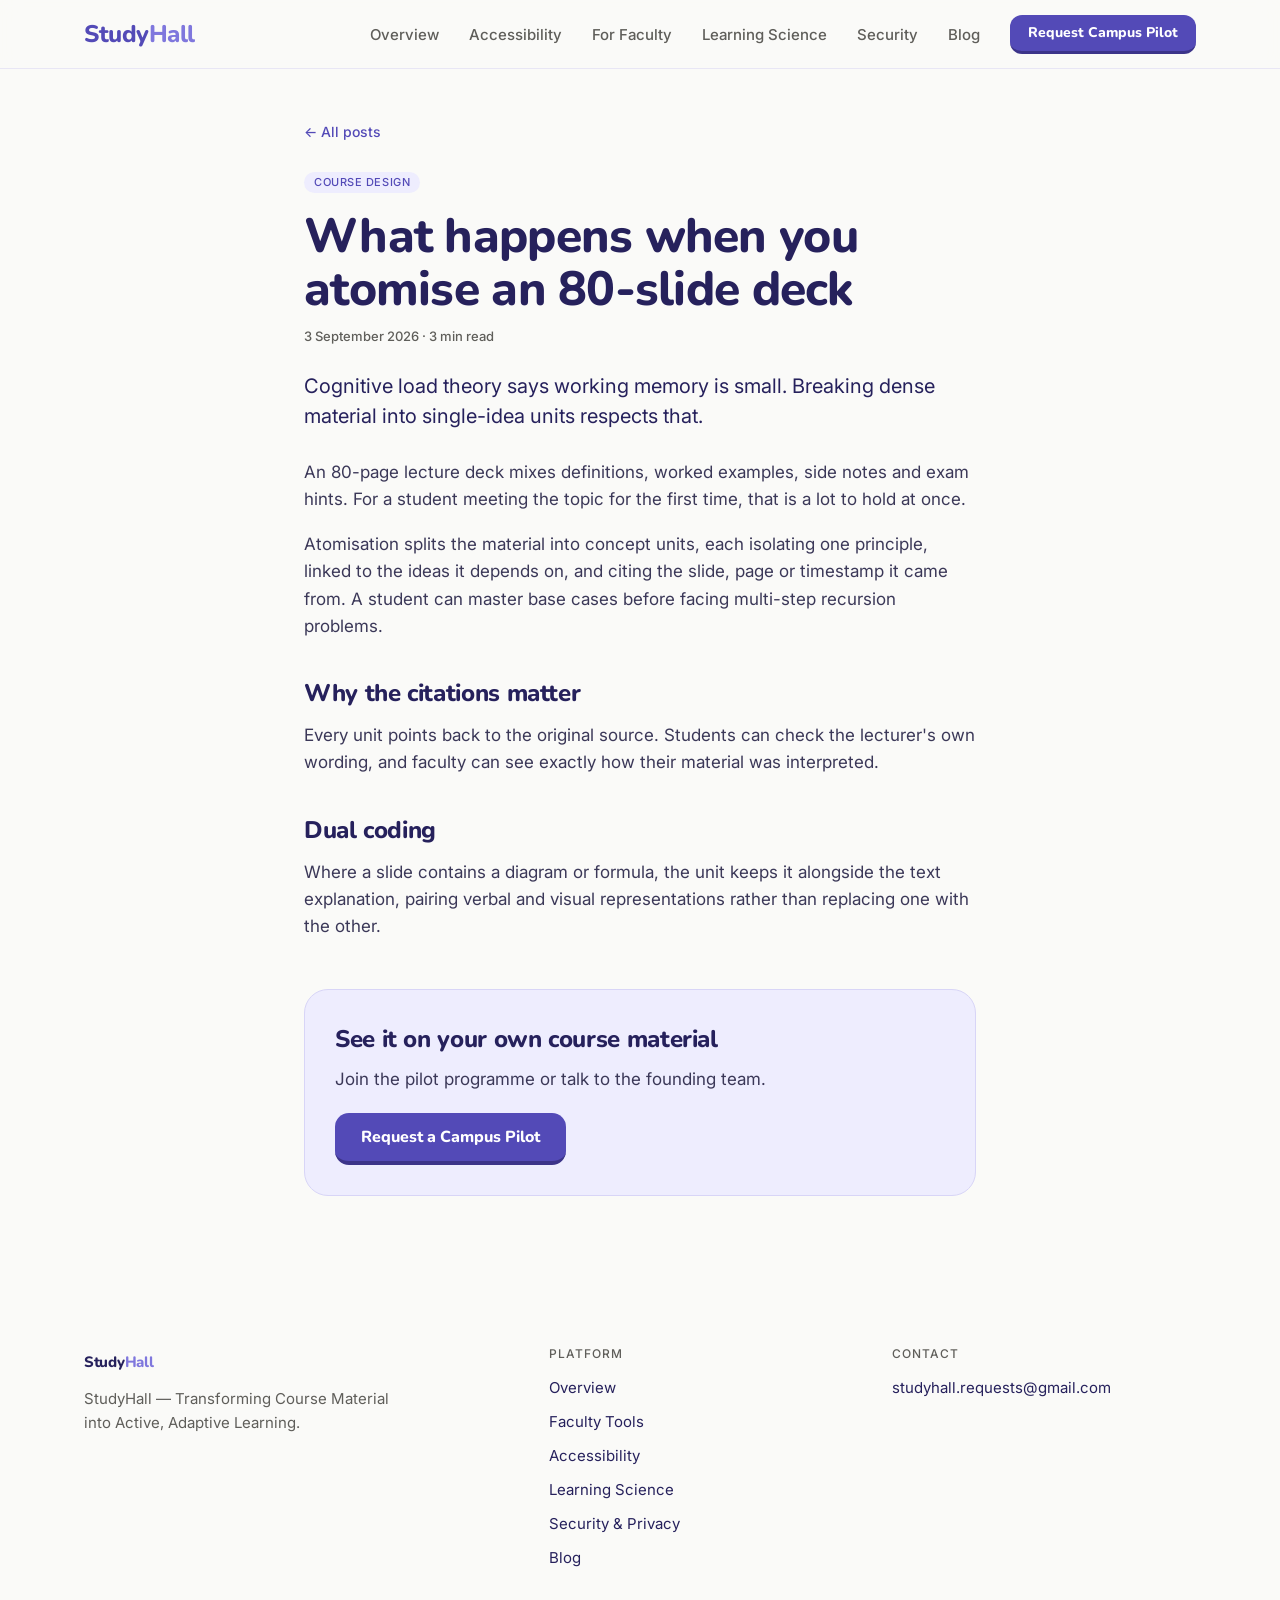
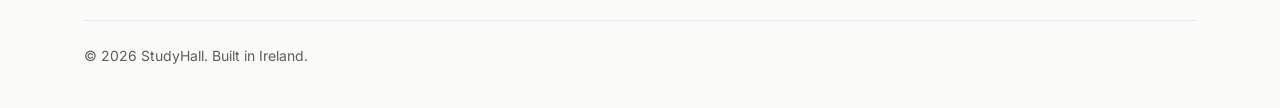
<file: blog/atomising-an-80-slide-deck.html>
<!doctype html>
<html lang="en">
<head>
<meta charset="utf-8">
<meta name="viewport" content="width=device-width,initial-scale=1">
<title>What happens when you atomise an 80-slide deck | StudyHall</title>
<meta name="description" content="Cognitive load theory says working memory is small. Breaking dense material into single-idea units respects that.">
<meta name="theme-color" content="#FAFAF8">
<link rel="preconnect" href="https://fonts.googleapis.com">
<link rel="preconnect" href="https://fonts.gstatic.com" crossorigin>
<link href="https://fonts.googleapis.com/css2?family=Inter:wght@400;500&family=Nunito:wght@800&display=swap" rel="stylesheet">
<link rel="stylesheet" href="../assets/site.css">
</head>
<body>
<header class="nav">
  <div class="wrap">
    <a class="logo" href="../index.html" aria-label="StudyHall home">Study<i>Hall</i></a>
    <button class="menu" id="menu" aria-label="Toggle menu" aria-expanded="false" aria-controls="links"><svg viewBox="0 0 24 24"><path d="M4 7h16M4 12h16M4 17h16"/></svg></button>
    <nav class="links" id="links" aria-label="Primary">
      <a href="../index.html#overview">Overview</a>
      <a href="../index.html#accessibility">Accessibility</a>
      <a href="../index.html#faculty">For Faculty</a>
      <a href="../index.html#science">Learning Science</a>
      <a href="../index.html#security">Security</a>
      <a href="index.html">Blog</a>
      <a class="btn sm" href="../index.html#pilot">Request Campus Pilot</a>
    </nav>
  </div>
</header>
<main>
<article class="art"><div class="wrap"><a class="back" href="index.html">← All posts</a><span class="pillx">Course design</span><h1>What happens when you atomise an 80-slide deck</h1><div class="meta">3 September 2026 · 3 min read</div><p class="lede">Cognitive load theory says working memory is small. Breaking dense material into single-idea units respects that.</p><p>An 80-page lecture deck mixes definitions, worked examples, side notes and exam hints. For a student meeting the topic for the first time, that is a lot to hold at once.</p><p>Atomisation splits the material into concept units, each isolating one principle, linked to the ideas it depends on, and citing the slide, page or timestamp it came from. A student can master base cases before facing multi-step recursion problems.</p><h3>Why the citations matter</h3><p>Every unit points back to the original source. Students can check the lecturer's own wording, and faculty can see exactly how their material was interpreted.</p><h3>Dual coding</h3><p>Where a slide contains a diagram or formula, the unit keeps it alongside the text explanation, pairing verbal and visual representations rather than replacing one with the other.</p><div class="artcta"><h3>See it on your own course material</h3><p>Join the pilot programme or talk to the founding team.</p><a class="btn" href="../index.html#pilot">Request a Campus Pilot</a></div></div></article>
</main>
<footer>
  <div class="wrap">
    <div class="fgrid">
      <div><a class="logo" href="../index.html" style="display:inline;margin:0">Study<i>Hall</i></a><p>StudyHall — Transforming Course Material into Active, Adaptive Learning.</p></div>
      <div><h4>Platform</h4><a href="../index.html#overview">Overview</a><a href="../index.html#faculty">Faculty Tools</a><a href="../index.html#accessibility">Accessibility</a><a href="../index.html#science">Learning Science</a><a href="../index.html#security">Security &amp; Privacy</a><a href="index.html">Blog</a></div>
      <div><h4>Contact</h4><a href="mailto:studyhall.requests@gmail.com">studyhall.requests@gmail.com</a></div>
    </div>
    <div class="copy"><span>© 2026 StudyHall. Built in Ireland.</span></div>
  </div>
</footer>
<script>
(function(){var b=document.getElementById('menu'),l=document.getElementById('links');
b.addEventListener('click',function(){var o=l.classList.toggle('open');b.setAttribute('aria-expanded',o)});})();
</script>
</body>
</html>
</file>
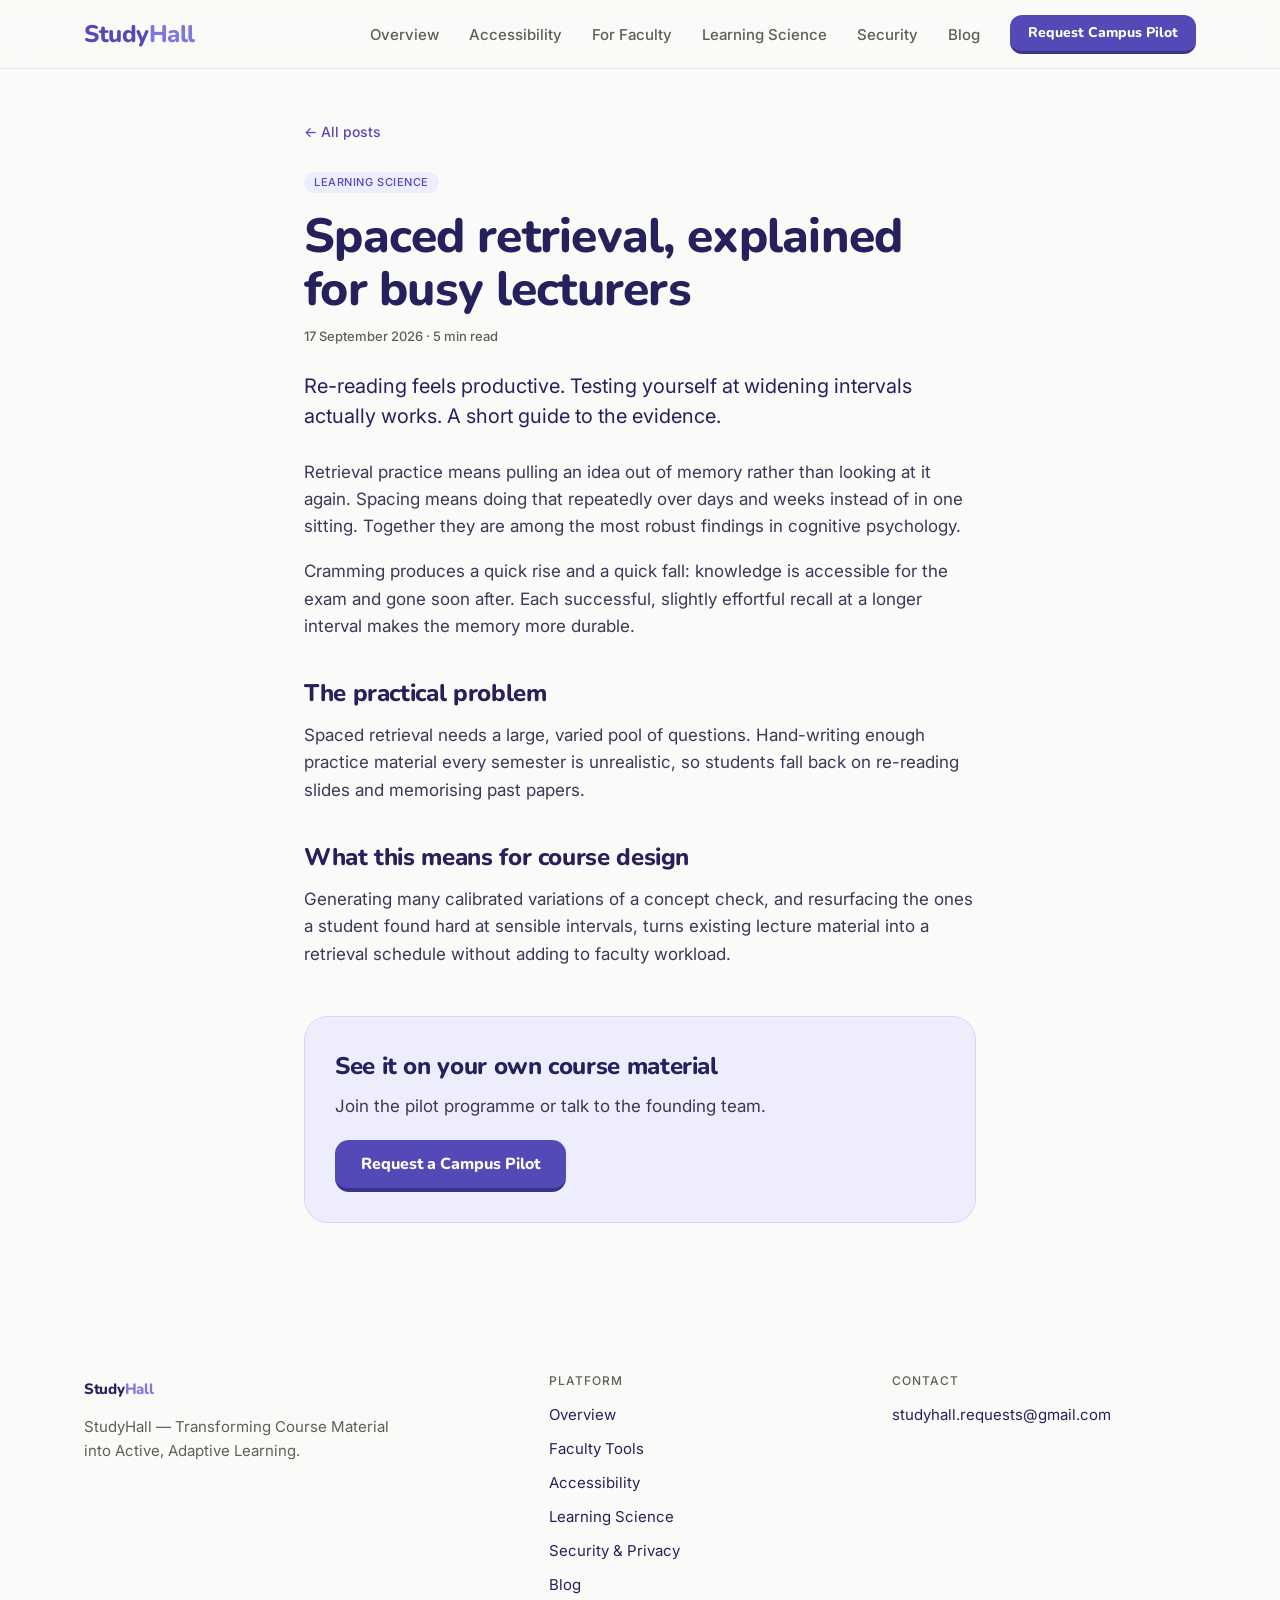
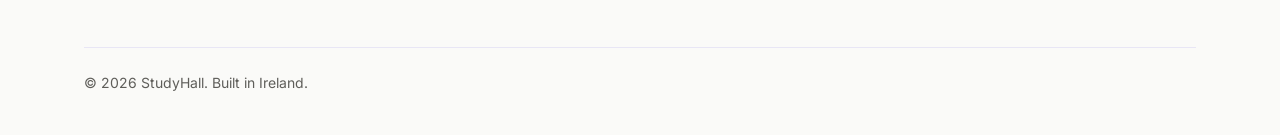
<file: blog/spaced-retrieval-explained.html>
<!doctype html>
<html lang="en">
<head>
<meta charset="utf-8">
<meta name="viewport" content="width=device-width,initial-scale=1">
<title>Spaced retrieval, explained for busy lecturers | StudyHall</title>
<meta name="description" content="Re-reading feels productive. Testing yourself at widening intervals actually works. A short guide to the evidence.">
<meta name="theme-color" content="#FAFAF8">
<link rel="preconnect" href="https://fonts.googleapis.com">
<link rel="preconnect" href="https://fonts.gstatic.com" crossorigin>
<link href="https://fonts.googleapis.com/css2?family=Inter:wght@400;500&family=Nunito:wght@800&display=swap" rel="stylesheet">
<link rel="stylesheet" href="../assets/site.css">
</head>
<body>
<header class="nav">
  <div class="wrap">
    <a class="logo" href="../index.html" aria-label="StudyHall home">Study<i>Hall</i></a>
    <button class="menu" id="menu" aria-label="Toggle menu" aria-expanded="false" aria-controls="links"><svg viewBox="0 0 24 24"><path d="M4 7h16M4 12h16M4 17h16"/></svg></button>
    <nav class="links" id="links" aria-label="Primary">
      <a href="../index.html#overview">Overview</a>
      <a href="../index.html#accessibility">Accessibility</a>
      <a href="../index.html#faculty">For Faculty</a>
      <a href="../index.html#science">Learning Science</a>
      <a href="../index.html#security">Security</a>
      <a href="index.html">Blog</a>
      <a class="btn sm" href="../index.html#pilot">Request Campus Pilot</a>
    </nav>
  </div>
</header>
<main>
<article class="art"><div class="wrap"><a class="back" href="index.html">← All posts</a><span class="pillx">Learning science</span><h1>Spaced retrieval, explained for busy lecturers</h1><div class="meta">17 September 2026 · 5 min read</div><p class="lede">Re-reading feels productive. Testing yourself at widening intervals actually works. A short guide to the evidence.</p><p>Retrieval practice means pulling an idea out of memory rather than looking at it again. Spacing means doing that repeatedly over days and weeks instead of in one sitting. Together they are among the most robust findings in cognitive psychology.</p><p>Cramming produces a quick rise and a quick fall: knowledge is accessible for the exam and gone soon after. Each successful, slightly effortful recall at a longer interval makes the memory more durable.</p><h3>The practical problem</h3><p>Spaced retrieval needs a large, varied pool of questions. Hand-writing enough practice material every semester is unrealistic, so students fall back on re-reading slides and memorising past papers.</p><h3>What this means for course design</h3><p>Generating many calibrated variations of a concept check, and resurfacing the ones a student found hard at sensible intervals, turns existing lecture material into a retrieval schedule without adding to faculty workload.</p><div class="artcta"><h3>See it on your own course material</h3><p>Join the pilot programme or talk to the founding team.</p><a class="btn" href="../index.html#pilot">Request a Campus Pilot</a></div></div></article>
</main>
<footer>
  <div class="wrap">
    <div class="fgrid">
      <div><a class="logo" href="../index.html" style="display:inline;margin:0">Study<i>Hall</i></a><p>StudyHall — Transforming Course Material into Active, Adaptive Learning.</p></div>
      <div><h4>Platform</h4><a href="../index.html#overview">Overview</a><a href="../index.html#faculty">Faculty Tools</a><a href="../index.html#accessibility">Accessibility</a><a href="../index.html#science">Learning Science</a><a href="../index.html#security">Security &amp; Privacy</a><a href="index.html">Blog</a></div>
      <div><h4>Contact</h4><a href="mailto:studyhall.requests@gmail.com">studyhall.requests@gmail.com</a></div>
    </div>
    <div class="copy"><span>© 2026 StudyHall. Built in Ireland.</span></div>
  </div>
</footer>
<script>
(function(){var b=document.getElementById('menu'),l=document.getElementById('links');
b.addEventListener('click',function(){var o=l.classList.toggle('open');b.setAttribute('aria-expanded',o)});})();
</script>
</body>
</html>
</file>
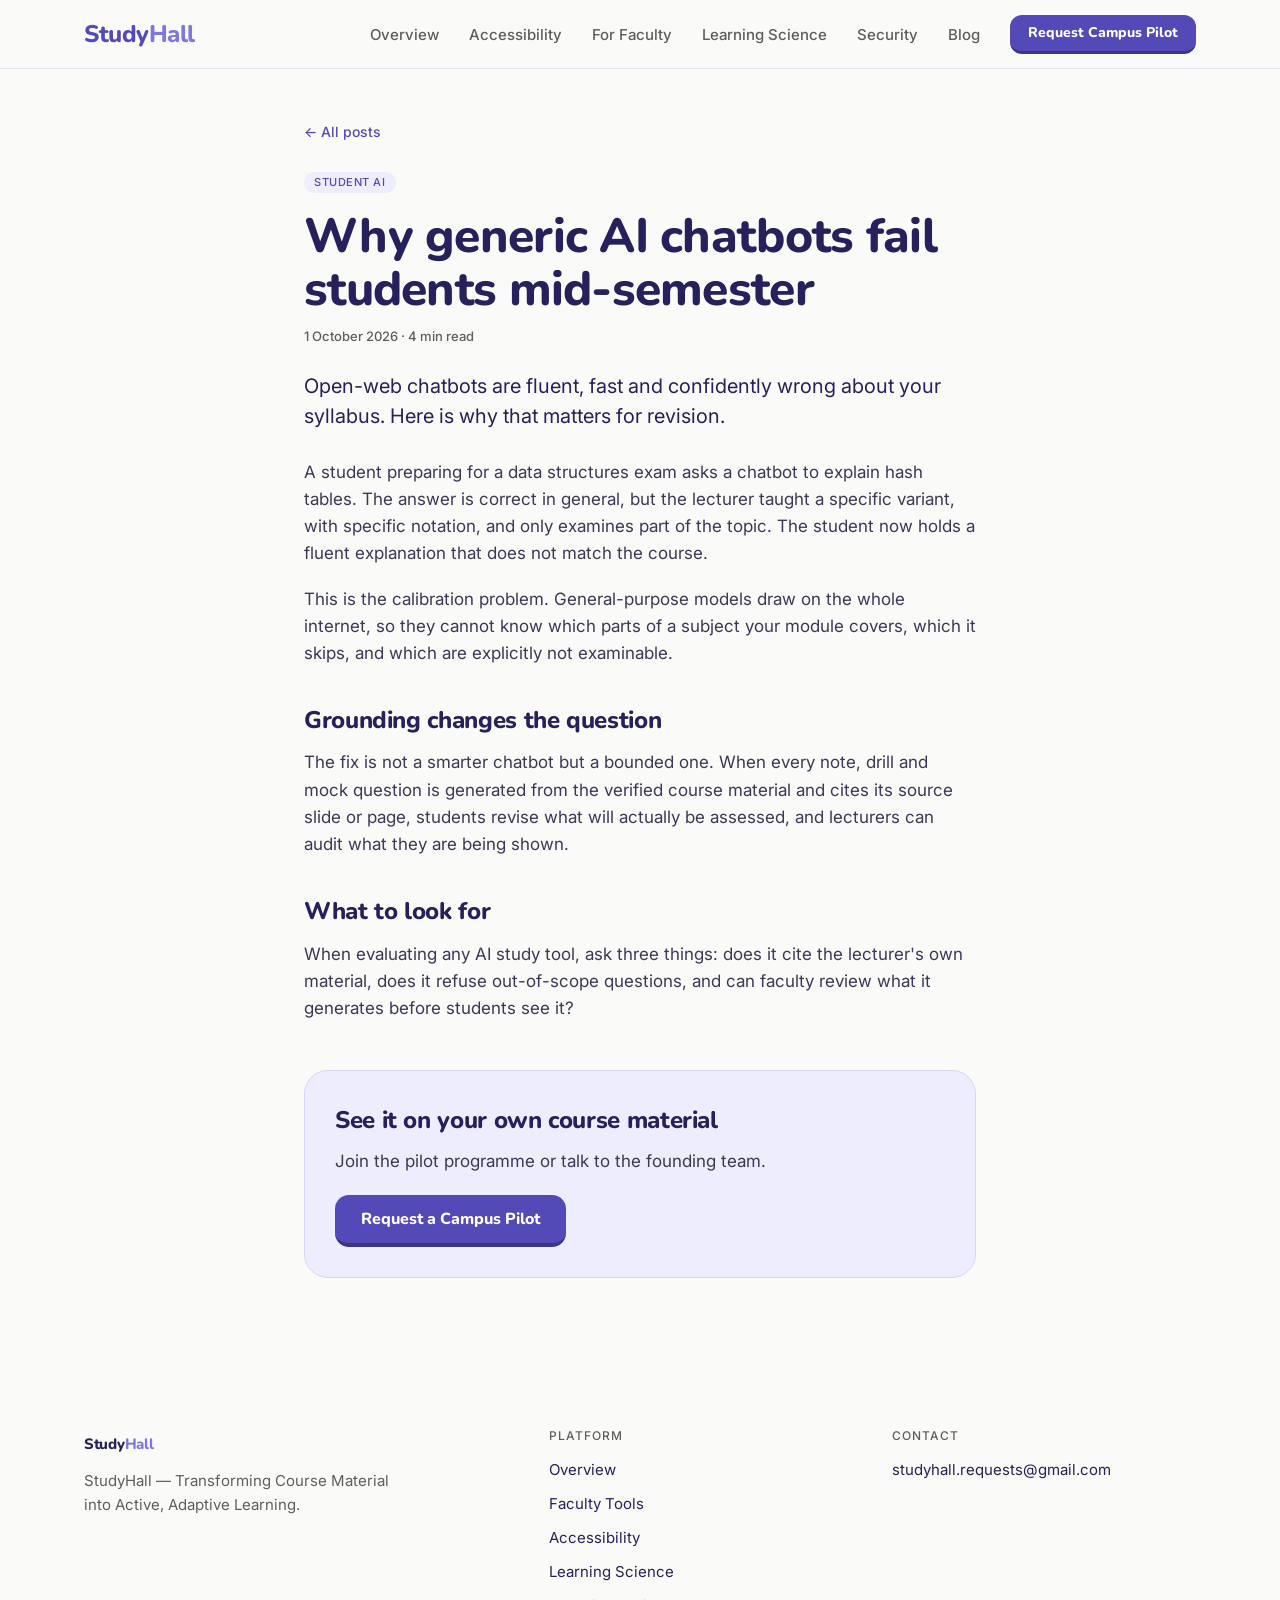
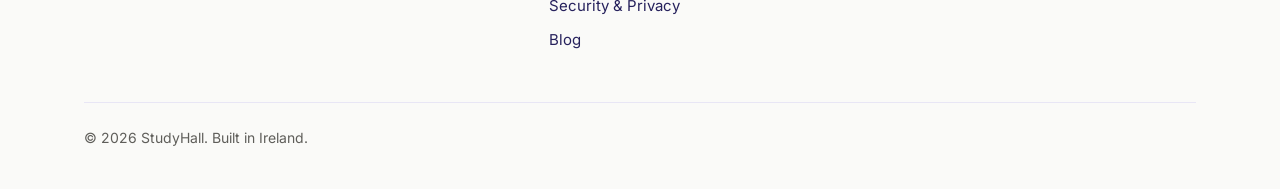
<file: blog/why-generic-ai-fails-students.html>
<!doctype html>
<html lang="en">
<head>
<meta charset="utf-8">
<meta name="viewport" content="width=device-width,initial-scale=1">
<title>Why generic AI chatbots fail students mid-semester | StudyHall</title>
<meta name="description" content="Open-web chatbots are fluent, fast and confidently wrong about your syllabus. Here is why that matters for revision.">
<meta name="theme-color" content="#FAFAF8">
<link rel="preconnect" href="https://fonts.googleapis.com">
<link rel="preconnect" href="https://fonts.gstatic.com" crossorigin>
<link href="https://fonts.googleapis.com/css2?family=Inter:wght@400;500&family=Nunito:wght@800&display=swap" rel="stylesheet">
<link rel="stylesheet" href="../assets/site.css">
</head>
<body>
<header class="nav">
  <div class="wrap">
    <a class="logo" href="../index.html" aria-label="StudyHall home">Study<i>Hall</i></a>
    <button class="menu" id="menu" aria-label="Toggle menu" aria-expanded="false" aria-controls="links"><svg viewBox="0 0 24 24"><path d="M4 7h16M4 12h16M4 17h16"/></svg></button>
    <nav class="links" id="links" aria-label="Primary">
      <a href="../index.html#overview">Overview</a>
      <a href="../index.html#accessibility">Accessibility</a>
      <a href="../index.html#faculty">For Faculty</a>
      <a href="../index.html#science">Learning Science</a>
      <a href="../index.html#security">Security</a>
      <a href="index.html">Blog</a>
      <a class="btn sm" href="../index.html#pilot">Request Campus Pilot</a>
    </nav>
  </div>
</header>
<main>
<article class="art"><div class="wrap"><a class="back" href="index.html">← All posts</a><span class="pillx">Student AI</span><h1>Why generic AI chatbots fail students mid-semester</h1><div class="meta">1 October 2026 · 4 min read</div><p class="lede">Open-web chatbots are fluent, fast and confidently wrong about your syllabus. Here is why that matters for revision.</p><p>A student preparing for a data structures exam asks a chatbot to explain hash tables. The answer is correct in general, but the lecturer taught a specific variant, with specific notation, and only examines part of the topic. The student now holds a fluent explanation that does not match the course.</p><p>This is the calibration problem. General-purpose models draw on the whole internet, so they cannot know which parts of a subject your module covers, which it skips, and which are explicitly not examinable.</p><h3>Grounding changes the question</h3><p>The fix is not a smarter chatbot but a bounded one. When every note, drill and mock question is generated from the verified course material and cites its source slide or page, students revise what will actually be assessed, and lecturers can audit what they are being shown.</p><h3>What to look for</h3><p>When evaluating any AI study tool, ask three things: does it cite the lecturer's own material, does it refuse out-of-scope questions, and can faculty review what it generates before students see it?</p><div class="artcta"><h3>See it on your own course material</h3><p>Join the pilot programme or talk to the founding team.</p><a class="btn" href="../index.html#pilot">Request a Campus Pilot</a></div></div></article>
</main>
<footer>
  <div class="wrap">
    <div class="fgrid">
      <div><a class="logo" href="../index.html" style="display:inline;margin:0">Study<i>Hall</i></a><p>StudyHall — Transforming Course Material into Active, Adaptive Learning.</p></div>
      <div><h4>Platform</h4><a href="../index.html#overview">Overview</a><a href="../index.html#faculty">Faculty Tools</a><a href="../index.html#accessibility">Accessibility</a><a href="../index.html#science">Learning Science</a><a href="../index.html#security">Security &amp; Privacy</a><a href="index.html">Blog</a></div>
      <div><h4>Contact</h4><a href="mailto:studyhall.requests@gmail.com">studyhall.requests@gmail.com</a></div>
    </div>
    <div class="copy"><span>© 2026 StudyHall. Built in Ireland.</span></div>
  </div>
</footer>
<script>
(function(){var b=document.getElementById('menu'),l=document.getElementById('links');
b.addEventListener('click',function(){var o=l.classList.toggle('open');b.setAttribute('aria-expanded',o)});})();
</script>
</body>
</html>
</file>
<file: assets/hero.css>
.mh{--bg:#FAFAF8;--line:#E8E6F5;--ink:#26215C;--ink2:#5F5E5A;--p:#534AB7;--pd:#3C3489;--pm:#7F77DD;--pt:#EEEDFE;--ok:#1D9E75;--warn:#EF9F27;
  position:relative;width:100%;background:var(--bg);color:var(--ink);font:400 14px/1.4 Inter,system-ui,sans-serif;overflow:hidden;-webkit-font-smoothing:antialiased}
.mh *,.mh *::before,.mh *::after{box-sizing:border-box;margin:0;padding:0}
.mh:not(.ready) .mh-stage{visibility:hidden}
.mh-viewport{position:relative;width:100%;aspect-ratio:2/1;overflow:hidden}
.mh-stage{position:absolute;top:0;left:0;transform-origin:0 0}
.mh #scene{position:absolute;inset:0;transform-origin:50% 50%;will-change:transform}
.mh .el{position:absolute;left:50%;top:50%;will-change:transform,opacity;pointer-events:none}
.mh svg.hid{position:absolute;width:0;height:0}

/* ---------- shared pieces ---------- */
.mh .card{background:#fff;border:1px solid var(--line);border-bottom-width:3px;border-radius:18px;padding:16px}
.mh .pill{display:inline-block;font:500 11px/1 Inter,sans-serif;letter-spacing:.05em;text-transform:uppercase;color:var(--p);background:var(--pt);border-radius:999px;padding:5px 10px}
.mh .pill.ok{color:#0F6E56;background:#E1F5EE}
.mh h3{font:800 22px/1.15 Nunito,Inter,sans-serif;color:var(--ink)}
.mh .cl p{font-size:13px;line-height:1.45;color:var(--ink2)}

/* ---------- headline ---------- */
.mh #headWrap{text-align:center}
.mh #headline{font:800 68px/1.12 Nunito,Inter,sans-serif;letter-spacing:-.02em;color:var(--ink);white-space:nowrap}
.mh #headline .w{display:inline-block;will-change:transform,opacity}
.mh #headline .acc{color:var(--p)}
.mh.m #headline{font-size:44px;white-space:normal;width:330px}

/* ---------- seed / ring / bloom / orb / scan ---------- */
.mh #seed{width:30px;height:30px;border-radius:50%;background:var(--p)}
.mh #ring{width:60px;height:60px;border-radius:50%;border:3px solid var(--pm)}
.mh #bloom{width:640px;height:640px;border-radius:50%;background:radial-gradient(closest-side,rgba(127,119,221,.38),rgba(127,119,221,0))}
.mh.m #bloom{width:460px;height:460px}
.mh #orb{display:flex;align-items:center;gap:10px;padding:15px 26px;border-radius:999px;background:var(--p);border-bottom:4px solid var(--pd);color:#fff;font:800 17px/1 Nunito,Inter,sans-serif;white-space:nowrap}
.mh #orb svg{width:22px;height:22px;fill:#fff}
.mh #scan{background:var(--pm)}
.mh .trail{position:absolute;left:50%;top:50%;height:3px;border-radius:2px;background:var(--pm);will-change:transform,opacity;pointer-events:none}

/* ---------- the mess ---------- */
.mh .mc{background:#D3D1C7;border:1px solid #B4B2A9;border-radius:4px;overflow:hidden;color:#5F5E5A;font-family:Georgia,'Times New Roman',serif}
.mh .mc .mi{padding:9px 10px}
.mh .mc .mt{font-weight:700;font-size:8.5px;line-height:1.15;margin-bottom:4px;color:#4a4944;letter-spacing:.01em}
.mh .mc .mb{font-size:7.6px;line-height:1.22;white-space:pre-line}
.mh .mc.code .mb{font-family:ui-monospace,Menlo,Consolas,monospace;font-size:7px;white-space:pre}
.mh .mc.slide{background:#DCDAD0}
.mh .mc.slide .mt{font:700 11px/1.1 Georgia,serif;border-bottom:1px solid #B4B2A9;padding-bottom:3px;margin-bottom:5px}
.mh .mc.paper{background:#E0DED4}
.mh .mc.tbl .mb{font-family:ui-monospace,Menlo,Consolas,monospace;font-size:6.6px;line-height:1.3;white-space:pre}
.mh .mc.mail{background:#D9D7CC}
.mh .mc.mail .mb{font-family:Arial,Helvetica,sans-serif;font-size:7.2px}
.mh .mc.sticky{background:#C4C1B6;border-color:#A9A69B;border-radius:2px;box-shadow:none}
.mh .mc.sticky .mi{padding:10px}
.mh .mc.sticky .mb{font:italic 700 12px/1.15 Georgia,serif;color:#6b685f;white-space:pre-line}
.mh .mc .hl{background:#B4B2A9;padding:0 1px}
.mh .mc .st{text-decoration:line-through}
.mh .mc svg{display:block;margin-top:5px}
.mh #tally{display:flex;align-items:baseline;gap:7px;white-space:nowrap;background:#D3D1C7;border:1px solid #B4B2A9;border-radius:999px;padding:9px 16px;color:#5F5E5A;font:500 13px/1 Inter,sans-serif}
.mh #tally b{font:800 17px/1 Nunito,Inter,sans-serif;color:#4a4944;min-width:46px;text-align:right;font-variant-numeric:tabular-nums}
.mh.m #tally{font-size:11px;padding:8px 13px}

/* ---------- clean cards ---------- */
.mh #cNote{width:270px}
.mh #cNote h3{margin:10px 0 6px}
.mh .stack{display:flex;flex-direction:column;gap:4px;margin-top:12px}
.mh .stack i{display:block;height:18px;border-radius:6px;background:var(--pt);color:var(--p);font:500 10px/18px Inter,sans-serif;font-style:normal;padding:0 8px}
.mh .stack i:nth-child(1){width:96px;background:var(--p);color:#fff}
.mh .stack i:nth-child(2){width:120px}
.mh .stack i:nth-child(3){width:144px}

.mh #cFlash{width:270px;height:200px}
.mh #cFlash .flip{position:absolute;inset:0;transform-style:preserve-3d}
.mh #cFlash .ff{position:absolute;inset:0;backface-visibility:hidden;-webkit-backface-visibility:hidden;display:flex;flex-direction:column;align-items:center;justify-content:center;text-align:center;gap:14px}
.mh #cFlash .ff.back{transform:rotateY(180deg)}
.mh #cFlash .big{font:800 28px/1.1 Nunito,Inter,sans-serif;color:var(--ink)}
.mh #cFlash .hint{font-size:11px;color:var(--ink2)}
.mh #cFlash .ans{font:500 14px/1.4 Inter,sans-serif;color:var(--ink);padding:0 6px}

.mh #cQuiz{width:290px}
.mh #cQuiz h3.q{font-size:20px;margin:10px 0 14px}
.mh .opts{display:flex;flex-direction:column;gap:10px}
.mh .opt{position:relative;height:47px}
.mh .opt .lip{position:absolute;left:0;right:0;top:3px;height:44px;border-radius:12px;background:var(--line)}
.mh .opt .lip.l2{background:var(--pd);opacity:0}
.mh .opt .of{position:absolute;left:0;right:0;top:0;height:44px;border-radius:12px;border:1px solid var(--line);background:#fff;overflow:hidden}
.mh .opt .fill{position:absolute;inset:0;background:var(--p);opacity:0}
.mh .opt .t{position:absolute;left:14px;top:0;font:500 13px/42px Inter,sans-serif;white-space:nowrap}
.mh .opt .t1{color:var(--ink)}
.mh .opt .t2{color:#fff;opacity:0}
.mh .opt .chk{position:absolute;right:10px;top:50%;margin-top:-11px;width:22px;height:22px;border-radius:50%;background:#fff;display:grid;place-items:center}
.mh .opt .chk svg{width:13px;height:13px;stroke:var(--ok);stroke-width:3.2;fill:none;stroke-linecap:round;stroke-linejoin:round}

.mh #cPuzzle{width:330px;height:236px}
.mh .ptitle{font:500 12px/1.3 Inter,sans-serif;color:var(--ink2);margin-top:8px}
.mh .pz{position:relative;height:150px;margin-top:6px}
.mh .edge{position:absolute;left:0;top:0;height:3px;border-radius:2px;background:var(--pm);will-change:transform}
.mh .nd{position:absolute;left:0;top:0;width:34px;height:34px;border-radius:50%;border:2px solid var(--pm);background:#fff;display:grid;place-items:center;font:800 14px/1 Nunito,Inter,sans-serif;color:var(--ink);will-change:transform}
.mh .nd .g{position:absolute;inset:-2px;border-radius:50%;background:#E1F5EE;border:2px solid var(--ok);opacity:0}
.mh .nd span{position:relative}
.mh .nd.slot{border-style:dashed;border-color:#B4B2A9;background:transparent}
.mh .nd.pulse{border-color:var(--ok);background:transparent}

.mh #cStreak{width:280px}
.mh .srow{display:flex;align-items:center;gap:12px}
.mh #flame{width:42px;height:50px}
.mh .srow small{display:block;font-size:12px;color:var(--ink2);margin-top:2px}
.mh .bar{height:14px;border-radius:8px;background:var(--pt);margin-top:16px;overflow:hidden}
.mh .bar i{display:block;height:100%;background:var(--p);border-radius:8px;transform-origin:0 50%}

.mh #cursor svg{width:26px;height:30px;display:block}
.mh #xp{font:800 15px/1 Nunito,Inter,sans-serif;color:var(--ok);background:#fff;border:1px solid var(--line);border-bottom-width:3px;border-radius:999px;padding:7px 13px;white-space:nowrap}

/* ---------- phone ---------- */
.mh #phone{width:270px;height:560px;border-radius:42px;background:var(--ink);padding:10px}
.mh #phone .screen{position:relative;width:100%;height:100%;border-radius:32px;background:var(--bg);overflow:hidden;padding:46px 16px 16px}
.mh #phone .notch{position:absolute;top:10px;left:50%;margin-left:-36px;width:72px;height:20px;border-radius:12px;background:var(--ink)}
.mh #phone .top{display:flex;align-items:center;gap:10px;margin-bottom:18px}
.mh #phone .top svg{width:20px;height:24px}
.mh #phone .top b{font:800 15px/1 Nunito,Inter,sans-serif;color:var(--warn)}
.mh #phone .pbar{flex:1;height:10px;border-radius:6px;background:var(--pt);overflow:hidden}
.mh #phone .pbar i{display:block;height:100%;width:62%;background:var(--p);border-radius:6px}
.mh #phone .card{padding:14px}
.mh #phone .card h3{font-size:19px;margin:10px 0 12px}
.mh .mo{display:block;font:500 11.5px/1 Inter,sans-serif;white-space:nowrap;padding:13px 10px;border:1px solid var(--line);border-bottom-width:3px;border-radius:12px;margin-bottom:8px;background:#fff;color:var(--ink)}
.mh #phone .up{position:relative;display:flex;align-items:center;gap:10px;margin-top:14px;padding:12px;border-radius:14px;background:var(--pt);border:1px solid #D8D5F7;border-bottom-width:3px}
.mh #phone .up.alt{background:#fff;border-color:var(--line);margin-top:8px}
.mh #phone .up.alt .ic{background:var(--pt)}
.mh #phone .up.alt .ic svg{fill:var(--p)}
.mh #phone .up .ic{width:30px;height:30px;border-radius:9px;background:var(--p);display:grid;place-items:center;flex:none}
.mh #phone .up .ic svg{width:15px;height:15px;fill:#fff}
.mh #phone .up b{display:block;font:800 13px/1.1 Nunito,Inter,sans-serif;color:var(--ink)}
.mh #phone .up small{display:block;font-size:10.5px;color:var(--ink2);margin-top:2px}
.mh #phone .up .badge{position:absolute;right:10px;top:50%;margin-top:-11px;width:22px;height:22px;border-radius:50%;background:var(--warn);color:#fff;display:grid;place-items:center;font:800 12px/1 Nunito,Inter,sans-serif}
.mh #phone .check{position:absolute;left:16px;right:16px;bottom:18px;height:47px}
.mh #phone .check .lip{position:absolute;left:0;right:0;top:3px;height:44px;border-radius:14px;background:var(--pd)}
.mh #phone .check .bf{position:absolute;left:0;right:0;top:0;height:44px;border-radius:14px;background:var(--p);color:#fff;display:grid;place-items:center;font:800 15px/1 Nunito,Inter,sans-serif}
.mh #toast{position:absolute;top:38px;left:50%;display:flex;align-items:center;gap:7px;white-space:nowrap;background:var(--p);color:#fff;border-radius:999px;padding:9px 14px;font:500 12px/1 Inter,sans-serif;border-bottom:3px solid var(--pd);z-index:3}
.mh #toast svg{width:13px;height:13px;fill:#fff}

/* ---------- dashboard ---------- */
.mh #dash{width:640px;padding:22px}
.mh.m #dash{width:380px;padding:16px}
.mh .dh{display:flex;justify-content:space-between;align-items:center;margin-bottom:16px}
.mh .dh h4{font:800 20px/1.1 Nunito,Inter,sans-serif;color:var(--ink)}
.mh .dg{display:grid;grid-template-columns:1fr 1fr;gap:24px;margin-bottom:16px}
.mh.m .dg{grid-template-columns:1fr;gap:14px;margin-bottom:12px}
.mh .lab{font:500 11px/1 Inter,sans-serif;text-transform:uppercase;letter-spacing:.06em;color:var(--ink2);margin-bottom:10px}
.mh .mrow{margin-bottom:12px}
.mh .mtop{display:flex;justify-content:space-between;align-items:center;font:500 13px/1 Inter,sans-serif;color:var(--ink);margin-bottom:7px}
.mh .mtop .pc{font:800 14px/1 Nunito,Inter,sans-serif}
.mh .flag{display:inline-block;margin-left:8px;font:500 10px/1 Inter,sans-serif;text-transform:uppercase;letter-spacing:.05em;color:#854F0B;background:#FAEEDA;padding:4px 8px;border-radius:999px}
.mh .track{height:10px;border-radius:6px;background:var(--pt);overflow:hidden}
.mh .track i{display:block;height:100%;border-radius:6px;transform-origin:0 50%}
.mh .track i.ok{background:var(--ok)}
.mh .track i.warn{background:var(--warn)}
.mh .track i.mid{background:var(--pm)}
.mh .sbox{position:relative;height:124px}
.mh .colh{position:absolute;left:0;right:0;top:0;display:flex}
.mh .colh span{flex:1;text-align:center;font:500 11px/1 Inter,sans-serif}
.mh .colh span:nth-child(1){color:#0F6E56}
.mh .colh span:nth-child(2){color:var(--p)}
.mh .colh span:nth-child(3){color:#854F0B}
.mh .av{position:absolute;left:0;top:0;width:24px;height:24px;border-radius:50%;display:grid;place-items:center;font:500 9px/1 Inter,sans-serif;will-change:transform}
.mh .recs{display:flex;flex-direction:column;gap:8px;margin-bottom:14px}
.mh.m .recs{margin-bottom:12px}
.mh .rec{position:relative;display:inline-flex;align-items:center;gap:8px;align-self:flex-start;padding:9px 12px;border-radius:12px;background:var(--pt);border:1px solid #D8D5F7;font:500 13px/1.2 Inter,sans-serif;color:var(--pd);transform-origin:0 50%;will-change:transform,opacity}
.mh .rec>svg{width:14px;height:14px;fill:var(--p);flex:none}
.mh .rec .spk{position:absolute;right:-9px;top:-11px;width:20px;height:20px;fill:var(--pm)}
.mh .dfoot{display:flex;justify-content:flex-end}
.mh .btn{position:relative;width:150px;height:47px}
.mh .btn .lip{position:absolute;left:0;right:0;top:3px;height:44px;border-radius:12px;background:var(--pd)}
.mh .btn .bf{position:absolute;left:0;right:0;top:0;height:44px;border-radius:12px;background:var(--p);color:#fff;display:grid;place-items:center;font:800 15px/1 Nunito,Inter,sans-serif;will-change:transform}
.mh #dot{width:18px;height:18px;border-radius:50%;background:var(--p);box-shadow:0 0 0 4px rgba(127,119,221,.3)}
</file>
<file: assets/site.css>
:root{
  --bg:#FAFAF8;--surface:#fff;--line:#E8E6F5;--ink:#26215C;--ink2:#5F5E5A;
  --p:#534AB7;--pd:#3C3489;--pm:#7F77DD;--pt:#EEEDFE;--ok:#1D9E75;--okt:#E1F5EE;--warn:#EF9F27;--warnt:#FAEEDA;
  --max:1160px;--gut:24px;
}
*,*::before,*::after{box-sizing:border-box}
html{scroll-behavior:smooth;scroll-padding-top:84px}
body{margin:0;background:var(--bg);color:var(--ink);font:400 17px/1.6 Inter,system-ui,sans-serif;-webkit-font-smoothing:antialiased}
h1,h2,h3,h4{font-family:Nunito,Inter,sans-serif;font-weight:800;color:var(--ink);margin:0;letter-spacing:-.015em}
p{margin:0}
a{color:inherit}
.wrap{max-width:var(--max);margin:0 auto;padding:0 var(--gut)}
.skip{position:absolute;left:-999px;top:8px;background:var(--p);color:#fff;padding:8px 14px;border-radius:8px;z-index:100}
.skip:focus{left:8px}
:focus-visible{outline:3px solid var(--pm);outline-offset:3px;border-radius:6px}

/* ---------- buttons (chunky "lip" style from the hero) ---------- */
.btn{display:inline-block;font:800 16px/1 Nunito,Inter,sans-serif;text-decoration:none;padding:16px 26px;border-radius:14px;background:var(--p);color:#fff;border-bottom:4px solid var(--pd);transition:transform .12s,border-bottom-width .12s,background .15s}
.btn:hover{background:#5c53c4}
.btn:active{transform:translateY(3px);border-bottom-width:1px}
.btn.ghost{background:#fff;color:var(--p);border:1px solid var(--line);border-bottom:4px solid var(--line)}
.btn.ghost:hover{background:var(--pt)}
.btn.sm{padding:11px 18px;font-size:14px;border-radius:12px;border-bottom-width:3px}

/* ---------- nav ---------- */
.nav{position:sticky;top:0;z-index:50;background:rgba(250,250,248,.88);backdrop-filter:blur(10px);-webkit-backdrop-filter:blur(10px);border-bottom:1px solid var(--line)}
.nav .wrap{display:flex;align-items:center;justify-content:space-between;height:68px;gap:24px}
.logo{font:800 24px/1 Nunito,sans-serif;color:var(--p);text-decoration:none;letter-spacing:-.02em;white-space:nowrap}
.logo i{font-style:normal;color:var(--pm)}
.links{display:flex;gap:30px;align-items:center}
.links a{font:500 15px/1 Inter,sans-serif;color:var(--ink2);text-decoration:none;transition:color .15s}
.links a:hover{color:var(--p)}
.links a.btn,.links a.btn:hover{color:#fff;font:800 14px/1 Nunito,Inter,sans-serif}
.menu{display:none;background:none;border:1px solid var(--line);border-radius:10px;width:42px;height:42px;cursor:pointer;color:var(--ink)}
.menu svg{width:20px;height:20px;stroke:currentColor;stroke-width:2;fill:none;stroke-linecap:round}

/* ---------- hero copy ---------- */
.hero{padding:72px 0 40px;text-align:center}
.tag{display:inline-block;font:500 12px/1 Inter,sans-serif;letter-spacing:.08em;text-transform:uppercase;color:var(--p);background:var(--pt);border-radius:999px;padding:8px 14px}
.hero h1{font-size:clamp(38px,6vw,68px);line-height:1.06;max-width:15em;margin:22px auto 0}
.hero h1 em{font-style:normal;color:var(--p)}
.hero .sub{max-width:44em;margin:22px auto 0;font-size:clamp(17px,2vw,20px);color:var(--ink2)}
.cta-row{display:flex;gap:14px;justify-content:center;flex-wrap:wrap;margin-top:34px}

/* hero animation stage */
.stage{margin:36px auto 0;max-width:1440px}
.stage .mh{border-top:1px solid var(--line);border-bottom:1px solid var(--line)}

/* guarantees */
.guar{padding:44px 0 24px}
.guar ul{list-style:none;margin:0;padding:0;display:grid;grid-template-columns:repeat(4,1fr);gap:16px}
.guar li{background:#fff;border:1px solid var(--line);border-bottom-width:3px;border-radius:18px;padding:20px}
.guar b{display:block;font:800 17px/1.2 Nunito,sans-serif;color:var(--ink);margin-bottom:8px}
.guar span{font-size:14px;line-height:1.5;color:var(--ink2)}
.guar .ic,.ic{width:36px;height:36px;border-radius:12px;background:var(--pt);display:grid;place-items:center;margin-bottom:14px}
.ic svg{width:19px;height:19px;stroke:var(--p);stroke-width:2;fill:none;stroke-linecap:round;stroke-linejoin:round}

/* ---------- sections ---------- */
section.sec{padding:104px 0}
.sec.alt{background:#fff;border-top:1px solid var(--line);border-bottom:1px solid var(--line)}
.sec.dark{background:var(--ink);color:#fff}
.sec.dark h2,.sec.dark h3{color:#fff}
.sec.dark .tag{background:rgba(127,119,221,.22);color:#C9C5F5}
.head{max-width:40em;margin-bottom:56px}
.head h2{font-size:clamp(30px,4.2vw,46px);line-height:1.1;margin-top:18px}
.head.c{margin-left:auto;margin-right:auto;text-align:center}

.cols{display:grid;grid-template-columns:repeat(3,1fr);gap:20px}
.card{background:#fff;border:1px solid var(--line);border-bottom-width:4px;border-radius:22px;padding:28px}
.card .k{font:500 12px/1 Inter,sans-serif;letter-spacing:.07em;text-transform:uppercase;color:var(--ink2);margin-bottom:14px}
.card h3{font-size:22px;line-height:1.2;margin-bottom:12px}
.card p{font-size:15.5px;color:var(--ink2);line-height:1.6}
.card.bad{background:var(--bg)}
.card.bad .k{color:#854F0B}

/* solution features */
.feat{display:grid;grid-template-columns:1fr 1fr;gap:64px;align-items:center;padding:36px 0}
.feat+.feat{border-top:1px solid var(--line)}
.feat.rev .txt{order:2}
.feat .n{font:800 14px/1 Nunito,sans-serif;color:var(--pm);letter-spacing:.06em}
.feat h3{font-size:clamp(26px,3vw,34px);line-height:1.12;margin:12px 0 8px}
.feat .sh{font:800 17px/1.3 Nunito,sans-serif;color:var(--p);margin-bottom:14px}
.feat p.b{color:var(--ink2);font-size:17px}
.viz{background:var(--bg);border:1px solid var(--line);border-radius:26px;padding:28px;min-height:260px;display:flex;align-items:center;justify-content:center}

/* viz: atomised notes */
.atoms{display:grid;grid-template-columns:1fr 1fr;gap:12px;width:100%;max-width:380px}
.atom{background:#fff;border:1px solid var(--line);border-bottom-width:3px;border-radius:14px;padding:12px 14px;font:500 13px/1.3 Inter,sans-serif;color:var(--ink)}
.atom small{display:block;color:var(--ink2);font-size:11px;margin-top:6px}
.atom.big{grid-column:1/-1;background:var(--p);border-color:var(--pd);color:#fff}
.atom.big small{color:#C9C5F5}
/* viz: drills */
.drill{width:100%;max-width:340px;background:#fff;border:1px solid var(--line);border-bottom-width:4px;border-radius:20px;padding:18px;position:relative}
.drill::before,.drill::after{content:"";position:absolute;left:12px;right:-12px;top:12px;bottom:-12px;border-radius:20px;border:1px solid var(--line);background:#fff;z-index:-1}
.drill::after{left:24px;right:-24px;top:24px;bottom:-24px;z-index:-2;opacity:.7}
.drill .q{font:800 17px/1.25 Nunito,sans-serif;margin:10px 0 12px}
.drill .o{display:block;font:500 13px/1 Inter,sans-serif;padding:11px 12px;border:1px solid var(--line);border-bottom-width:3px;border-radius:11px;margin-bottom:7px}
.drill .o.on{background:var(--okt);border-color:var(--ok);color:#0F6E56}
.pillx{display:inline-block;font:500 11px/1 Inter,sans-serif;letter-spacing:.05em;text-transform:uppercase;color:var(--p);background:var(--pt);border-radius:999px;padding:5px 10px}
/* viz: boundary */
.bound{position:relative;width:100%;max-width:360px;height:230px}
.bound .ring{position:absolute;inset:0;border:2px dashed var(--pm);border-radius:50%}
.bound .core{position:absolute;inset:34px;border-radius:50%;background:var(--pt);display:grid;place-items:center;text-align:center;font:800 15px/1.2 Nunito,sans-serif;color:var(--p);padding:14px}
.bound .out{position:absolute;font:500 11px/1 Inter,sans-serif;color:#854F0B;background:var(--warnt);padding:6px 9px;border-radius:999px;text-decoration:line-through}
.bound .o1{left:-4px;top:12px}.bound .o2{right:-6px;top:58px}.bound .o3{left:10px;bottom:6px}

/* dashboard section */
.dgrid{display:grid;grid-template-columns:1fr 1fr 1fr;gap:20px}
.dgrid .card{padding:0;overflow:hidden}
.dgrid .card .vz{background:var(--bg);border-bottom:1px solid var(--line);padding:22px;height:170px;display:flex;align-items:flex-end}
.dgrid .card .tx{padding:26px 28px 30px}
.bars{display:flex;align-items:flex-end;gap:7px;width:100%;height:100%}
.bars i{flex:1;border-radius:6px 6px 2px 2px;background:var(--pm)}
.bars i.w{background:var(--warn)}.bars i.g{background:var(--ok)}
.alertbox{width:100%;display:flex;flex-direction:column;gap:9px;align-self:center}
.alert{display:flex;gap:10px;align-items:center;background:#fff;border:1px solid var(--line);border-bottom-width:3px;border-radius:13px;padding:10px 12px;font:500 13px/1.25 Inter,sans-serif}
.alert b{flex:none;width:9px;height:9px;border-radius:50%;background:var(--warn)}
.alert.s b{background:var(--p)}
.gov{width:100%;align-self:center;display:flex;flex-direction:column;gap:9px}
.gov div{display:flex;justify-content:space-between;align-items:center;background:#fff;border:1px solid var(--line);border-radius:12px;padding:10px 12px;font:500 13px/1 Inter,sans-serif}
.gov em{font-style:normal;font-size:11px;text-transform:uppercase;letter-spacing:.05em;padding:4px 8px;border-radius:999px}
.gov .live{background:var(--okt);color:#0F6E56}.gov .rev{background:var(--warnt);color:#854F0B}.gov .sch{background:var(--pt);color:var(--p)}

/* learning science */
.sci{display:grid;grid-template-columns:repeat(3,1fr);gap:20px;counter-reset:s}
.sci .card{counter-increment:s;position:relative;padding-top:64px}
.sci .card::before{content:counter(s,decimal-leading-zero);position:absolute;left:28px;top:24px;font:800 15px/1 Nunito,sans-serif;color:var(--pm)}
.curve{margin-top:48px;background:#fff;border:1px solid var(--line);border-radius:26px;padding:28px 28px 20px}
.curve svg{width:100%;height:auto;display:block}
.curve p{font-size:14px;color:var(--ink2);margin-top:6px;text-align:center}

/* security */
.sgrid{display:grid;grid-template-columns:repeat(3,1fr);gap:20px}
.sgrid .card{background:rgba(255,255,255,.06);border:1px solid rgba(255,255,255,.12);border-bottom:4px solid rgba(255,255,255,.14)}
.sgrid .card p{color:#C9C5E8}
.sgrid .ic{background:rgba(127,119,221,.25)}
.sgrid .ic svg{stroke:#C9C5F5}

/* about */
.about{display:grid;grid-template-columns:1.1fr .9fr;gap:64px;align-items:center}
.about h2{font-size:clamp(30px,4vw,44px);line-height:1.1;margin:18px 0 22px}
.about p{color:var(--ink2);margin-bottom:16px}
.about .panel{background:var(--pt);border-radius:28px;padding:36px;border:1px solid #D8D5F7}
.about .panel .big{font:800 clamp(30px,3.6vw,40px)/1.1 Nunito,sans-serif;color:var(--p)}
.about .panel p{margin-top:12px;color:var(--pd)}
.about .panel hr{border:0;border-top:1px solid #D8D5F7;margin:24px 0}

/* CTA */
.cta{background:var(--p);color:#fff;border-radius:34px;padding:72px 40px;text-align:center;position:relative;overflow:hidden}
.cta h2{color:#fff;font-size:clamp(30px,4.4vw,48px);line-height:1.1}
.cta>p{color:#DAD7F7;max-width:36em;margin:16px auto 0}
.opts{display:grid;grid-template-columns:1fr 1fr;gap:20px;margin-top:44px;text-align:left}
.opt{background:#fff;color:var(--ink);border-radius:24px;padding:30px;border-bottom:5px solid #D8D5F7;display:flex;flex-direction:column;align-items:flex-start}
.opt .k{font:500 12px/1 Inter,sans-serif;letter-spacing:.07em;text-transform:uppercase;color:var(--p);margin-bottom:12px}
.opt h3{font-size:24px;margin-bottom:10px}
.opt p{color:var(--ink2);font-size:15.5px;margin-bottom:24px;flex:1}

/* footer */
footer{padding:64px 0 40px}
.fgrid{display:grid;grid-template-columns:1.4fr 1fr 1fr;gap:40px;padding-bottom:40px;border-bottom:1px solid var(--line)}
.fgrid p{color:var(--ink2);font-size:15px;margin-top:12px;max-width:22em}
.fgrid h4{font:500 12px/1 Inter,sans-serif;letter-spacing:.08em;text-transform:uppercase;color:var(--ink2);margin-bottom:16px}
.fgrid a{display:block;text-decoration:none;color:var(--ink);font-size:15px;margin-bottom:10px}
.fgrid a:hover{color:var(--p)}
.copy{padding-top:24px;font-size:14px;color:var(--ink2);display:flex;justify-content:space-between;gap:16px;flex-wrap:wrap}

/* reveal */
.rv{opacity:0;transform:translateY(18px);transition:opacity .6s ease,transform .6s ease}
.rv.in{opacity:1;transform:none}
@media (prefers-reduced-motion:reduce){.rv{opacity:1;transform:none;transition:none}html{scroll-behavior:auto}}

/* ---------- responsive ---------- */
@media (max-width:960px){
  .guar ul{grid-template-columns:1fr 1fr}
  .cols,.sci,.sgrid,.dgrid{grid-template-columns:1fr}
  .feat,.about{grid-template-columns:1fr;gap:32px}
  .feat.rev .txt{order:0}
  .opts{grid-template-columns:1fr}
  .fgrid{grid-template-columns:1fr 1fr}
  .fgrid>div:first-child{grid-column:1/-1}
  section.sec{padding:76px 0}
}
@media (max-width:820px){
  .menu{display:grid;place-items:center}
  .links{display:none;position:absolute;top:68px;left:0;right:0;background:var(--bg);border-bottom:1px solid var(--line);flex-direction:column;align-items:stretch;gap:0;padding:8px var(--gut) 18px}
  .links.open{display:flex}
  .links a{padding:15px 0;border-bottom:1px solid var(--line)}
  .links .btn{margin-top:14px;text-align:center;border-bottom:3px solid var(--pd)}
  .nav .wrap{position:relative}
}
@media (max-width:560px){
  :root{--gut:18px}
  .guar ul{grid-template-columns:1fr}
  .hero{padding-top:48px}
  .cta{padding:48px 22px;border-radius:26px}
  .fgrid{grid-template-columns:1fr}
}

/* ---------- blog ---------- */
.posts{display:grid;grid-template-columns:repeat(3,1fr);gap:20px}
.post{display:flex;flex-direction:column;align-items:flex-start;gap:12px;background:#fff;border:1px solid var(--line);border-bottom-width:4px;border-radius:22px;padding:26px;text-decoration:none;transition:transform .15s,border-color .15s}
.post:hover{transform:translateY(-3px);border-color:var(--pm)}
.post h3{font-size:21px;line-height:1.2}
.post p{font-size:15px;color:var(--ink2);flex:1}
.meta{font:500 13px/1 Inter,sans-serif;color:var(--ink2)}
.pillx{display:inline-block;font:500 11px/1 Inter,sans-serif;letter-spacing:.05em;text-transform:uppercase;color:var(--p);background:var(--pt);border-radius:999px;padding:5px 10px}
.blog-head{display:flex;justify-content:space-between;align-items:end;gap:20px;flex-wrap:wrap;margin-bottom:40px}
.blog-head .head{margin-bottom:0}
.art{padding:56px 0 88px}
.art .wrap{max-width:720px}
.art .back{display:block;margin-bottom:28px;font:500 14px/1 Inter,sans-serif;color:var(--p);text-decoration:none}
.art h1{font-size:clamp(32px,5vw,48px);line-height:1.1;margin:16px 0 14px}
.art .meta{margin-bottom:28px}
.art .lede{font-size:20px;color:var(--ink);margin-bottom:28px;line-height:1.5}
.art p{margin:0 0 18px;color:#3b3858}
.art h3{font-size:24px;margin:34px 0 10px}
.artcta{margin-top:48px;background:var(--pt);border:1px solid #D8D5F7;border-radius:24px;padding:30px}
.artcta h3{margin:0 0 8px}.artcta p{margin-bottom:20px}
@media (max-width:960px){.posts{grid-template-columns:1fr}}

/* ---------- accessibility + partners ---------- */
.head .lead{margin-top:18px;font-size:18px;color:var(--ink2)}
.head.c .lead{margin-left:auto;margin-right:auto}
.cols.acc{grid-template-columns:repeat(3,1fr)}
.cols.acc .card .ic{margin-bottom:16px}
.note{margin-top:36px;max-width:46em;margin-left:auto;margin-right:auto;font-size:16px;color:var(--ink2);background:var(--pt);border:1px solid #D8D5F7;border-radius:18px;padding:18px 22px}
.note a{color:var(--p);font-weight:500}
.partners{display:flex;justify-content:center;gap:20px;flex-wrap:wrap}
.partner{display:flex;align-items:center;gap:22px;background:var(--bg);border:1px solid var(--line);border-bottom-width:4px;border-radius:24px;padding:22px 32px 22px 22px}
.partner img{width:110px;height:110px;border-radius:50%;display:block}
.partner b{display:block;font:800 22px/1.2 Nunito,sans-serif;color:var(--ink)}
.partner span{display:block;margin-top:4px;font-size:14px;color:var(--ink2)}
@media (max-width:960px){.cols.acc{grid-template-columns:1fr}}
@media (max-width:560px){.partner{flex-direction:column;text-align:center;padding:24px}}
</file>
